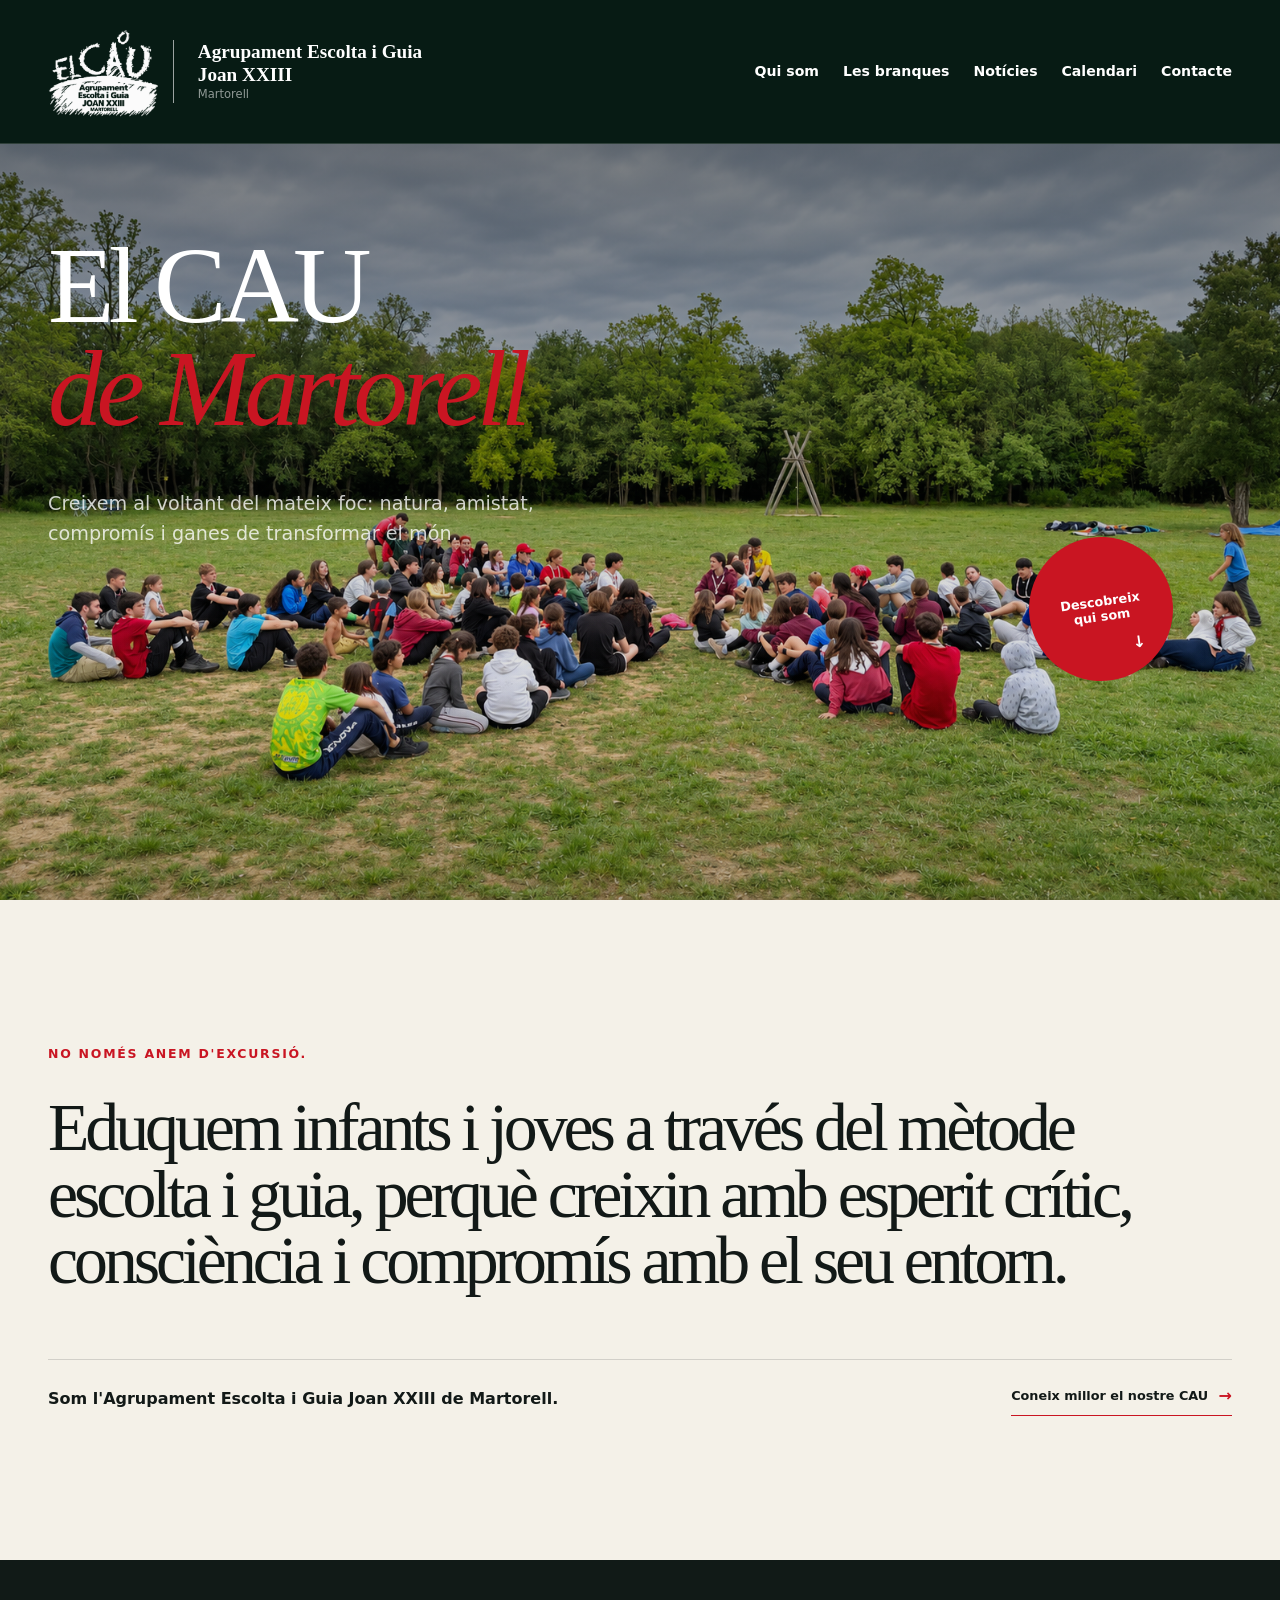
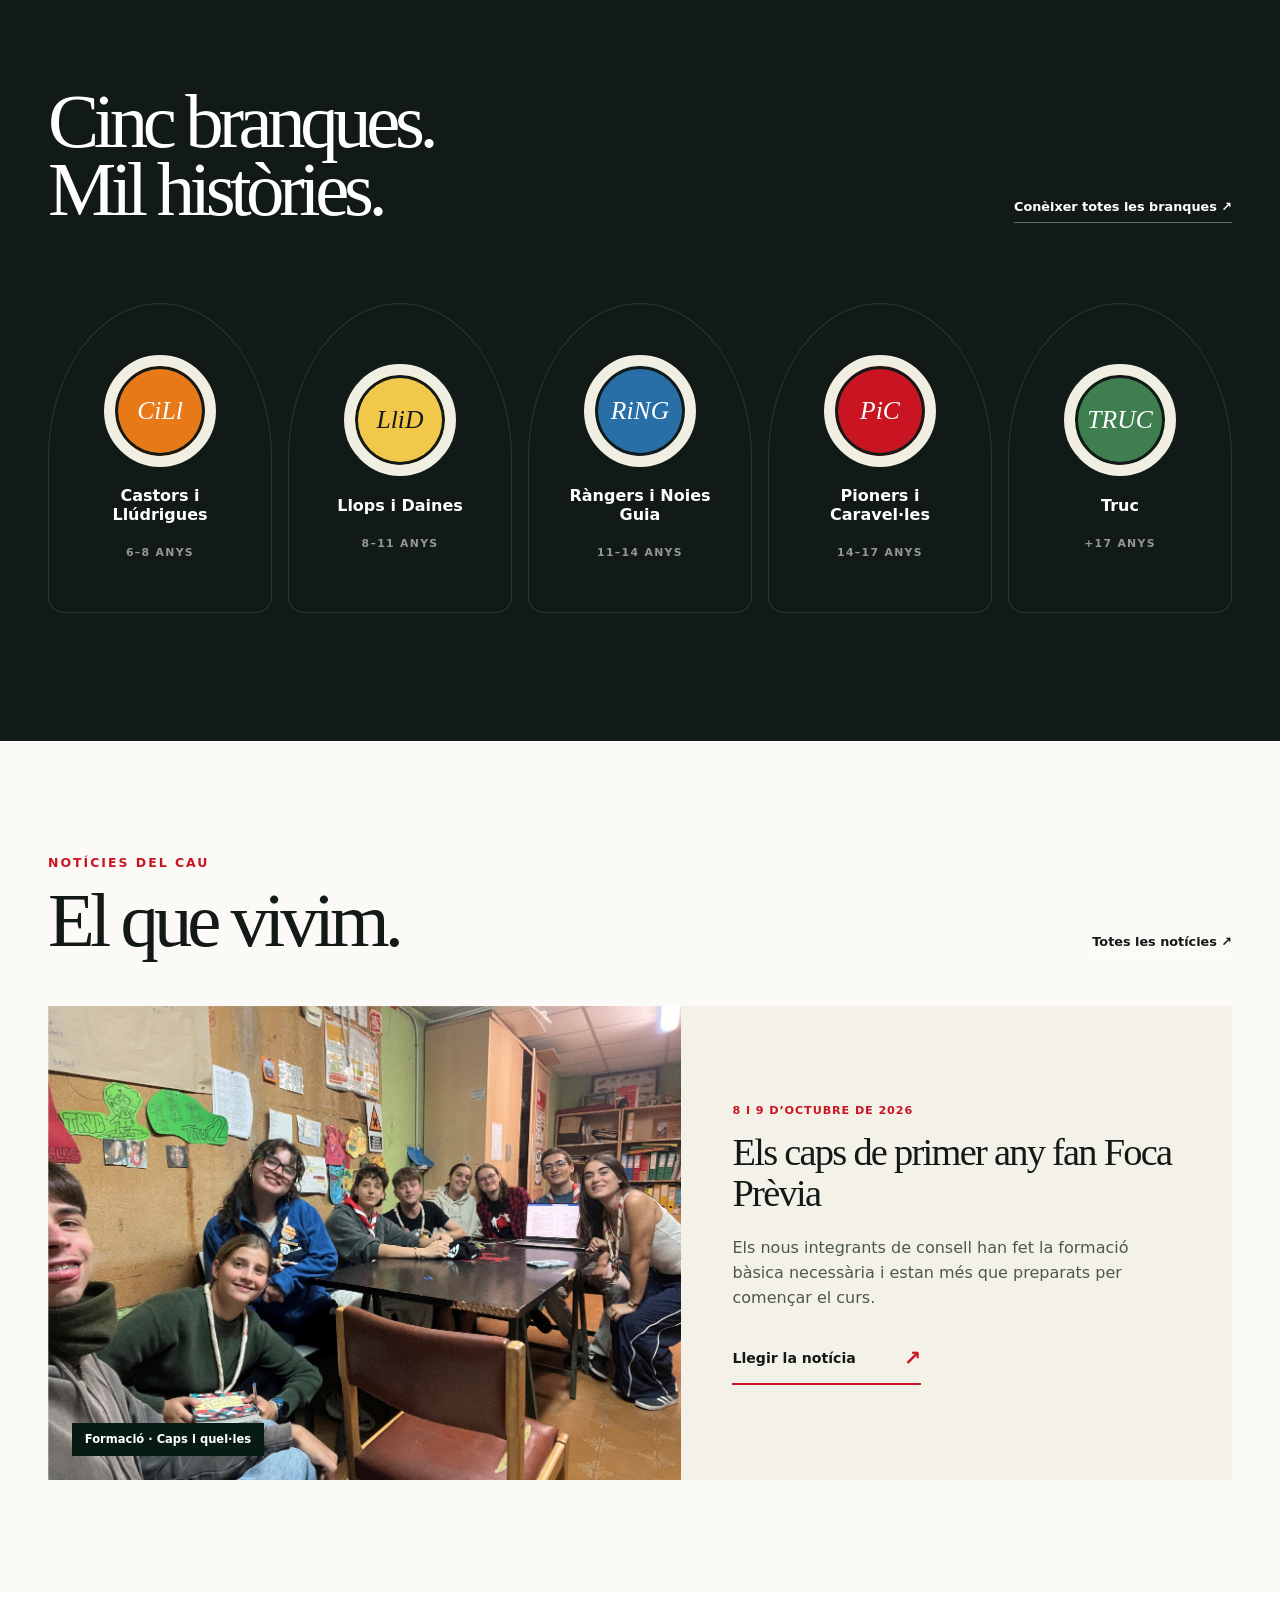
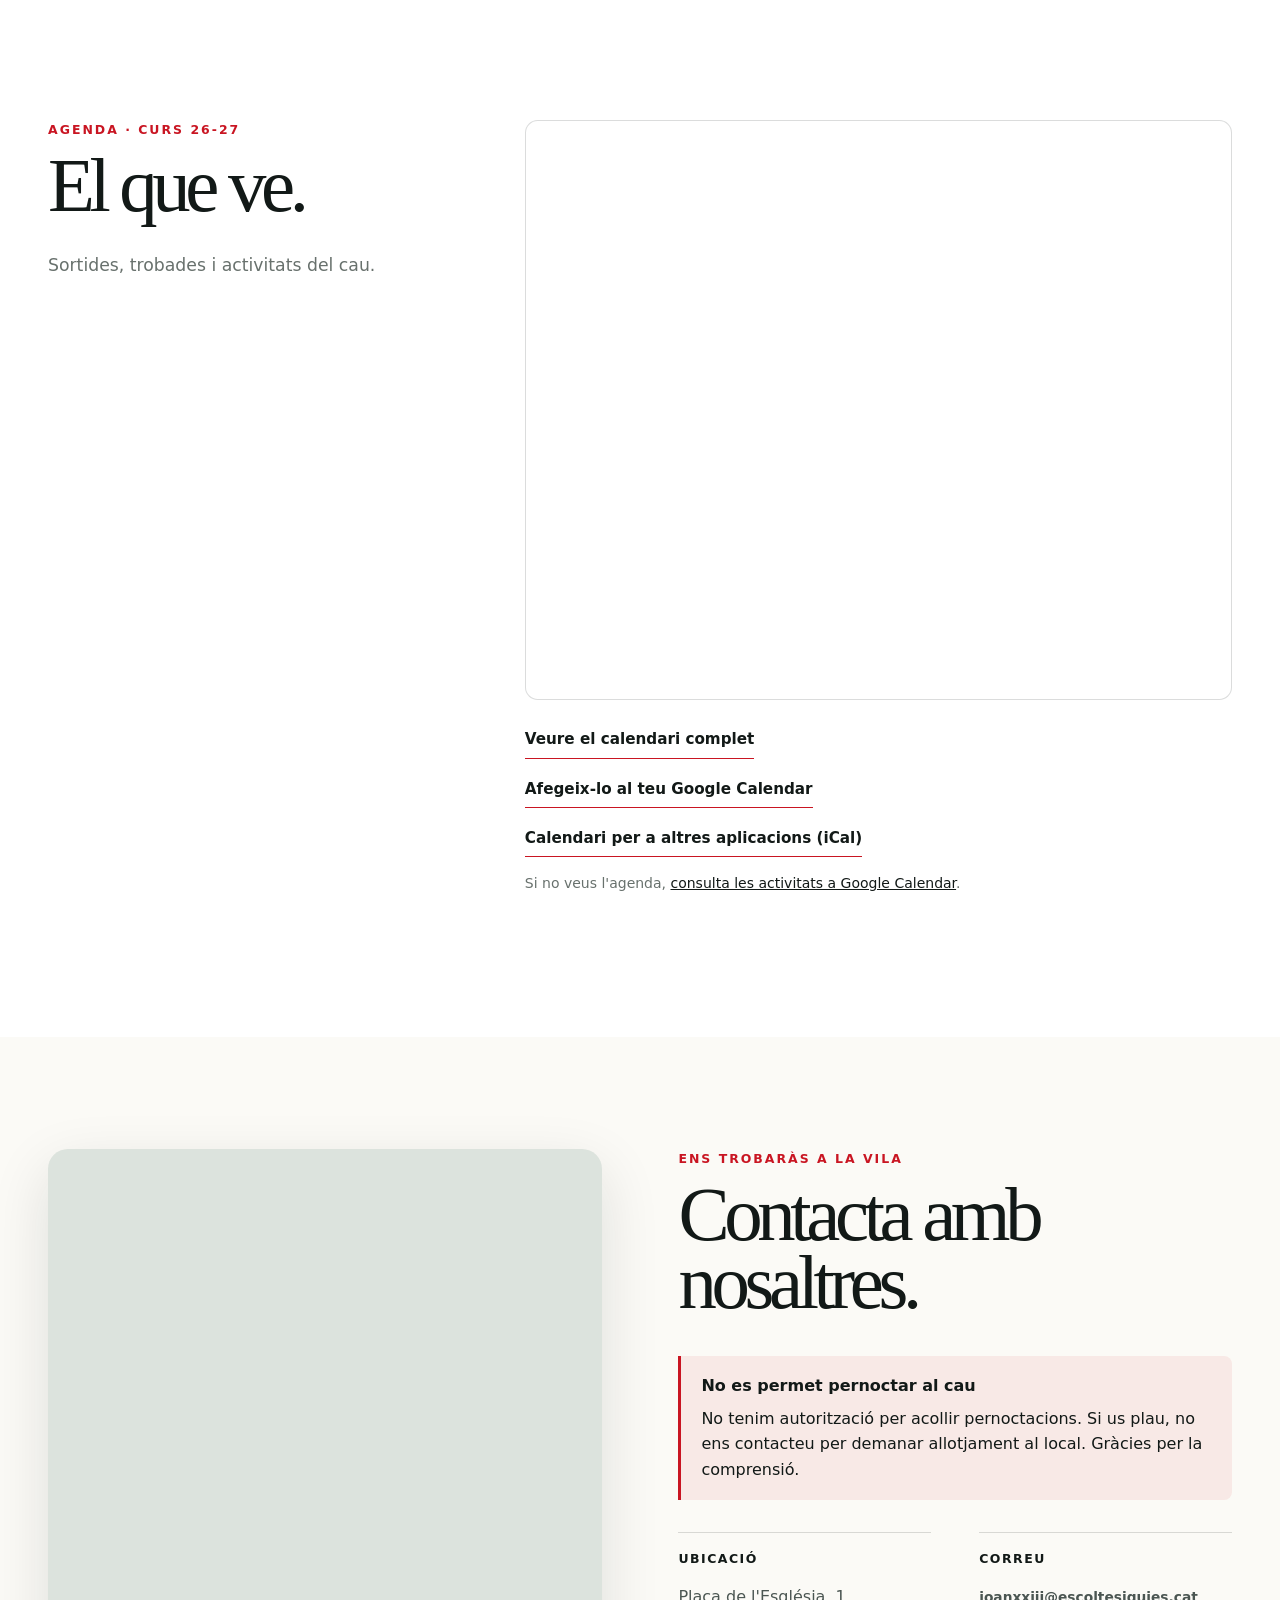
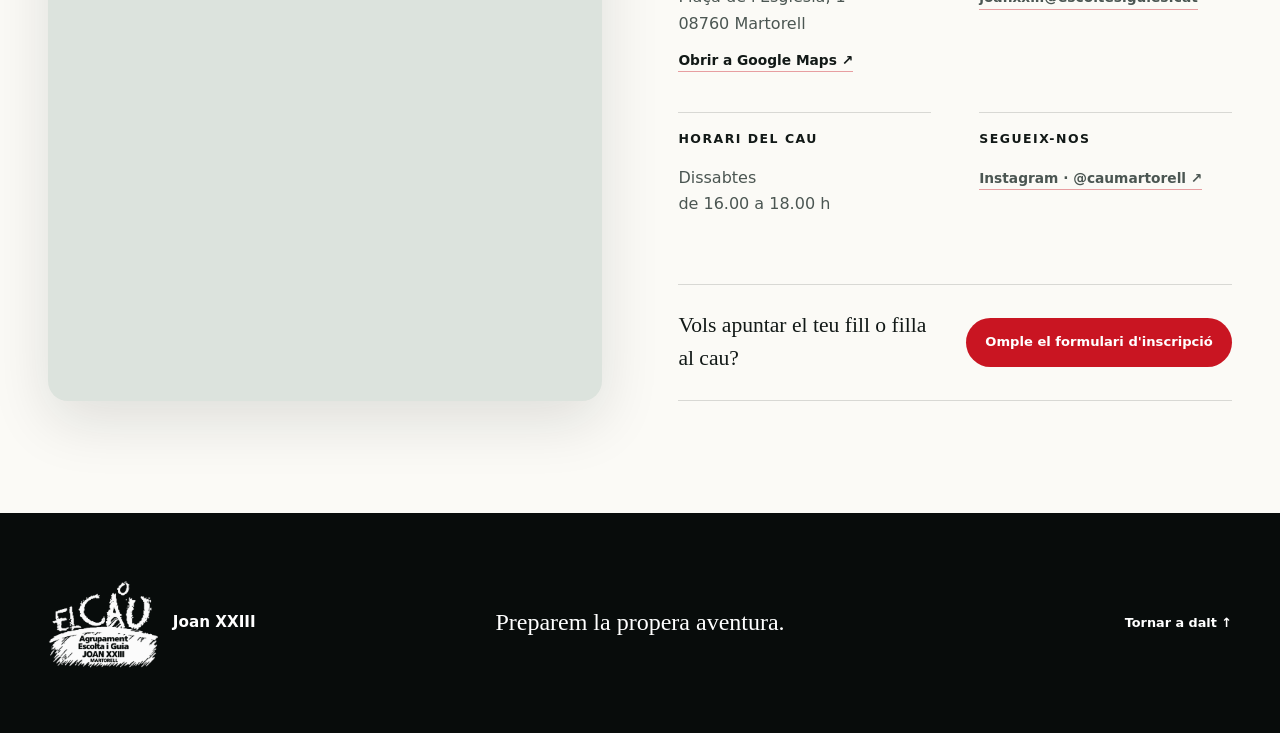
<file: index.html>
<!doctype html>
<html lang="ca">
<head>
  <meta charset="utf-8">
  <meta name="viewport" content="width=device-width, initial-scale=1">
  <meta name="description" content="Web de l'Agrupament Escolta i Guia Joan XXIII de Martorell: qui som, branques, activitats i notícies.">
  <title>AEiG Joan XXIII · Martorell</title>
  <link rel="icon" type="image/svg+xml" href="data:image/svg+xml,%3Csvg xmlns='http://www.w3.org/2000/svg' viewBox='0 0 64 64'%3E%3Ccircle cx='32' cy='32' r='30' fill='%23c91522'/%3E%3Cpath d='M10 32h44' stroke='white' stroke-width='10'/%3E%3Ctext x='32' y='40' text-anchor='middle' font-family='Arial' font-size='20' font-weight='700' fill='%23121917'%3EJ23%3C/text%3E%3C/svg%3E">
  <link rel="stylesheet" href="styles.css">
</head>
<body class="site-page concept-three site-live">
  <header class="c3-header">
    <a class="site-brand c3-brand" href="#inici" aria-label="Inici de l'Agrupament Escolta i Guia Joan XXIII"><img class="official-logo" src="assets/logo-negatiu.png" alt="Logotip del CAU de Martorell" width="1254" height="1254"><span><strong>Agrupament Escolta i Guia Joan XXIII</strong><small>Martorell</small></span></a>
    <nav class="main-nav" aria-label="Navegació principal"><a href="qui-som.html">Qui som</a><a href="branques.html">Les branques</a><a href="noticies.html">Notícies</a><a href="#agenda">Calendari</a><a href="#contacte">Contacte</a></nav>
  </header>

  <main id="inici">
    <section class="c3-hero">
      <div class="c3-bg"></div>
      <div class="c3-grain"></div>
      <div class="c3-hero-main">
        <h1>El CAU<br><em>de Martorell</em></h1>
        <p>Creixem al voltant del mateix foc: natura, amistat, compromís i ganes de transformar el món.</p>
        <a class="c3-round-link" href="#manifest"><span>Descobreix<br>qui som</span><b>↓</b></a>
      </div>
      <aside class="c3-side-note"><strong>5</strong><span>branques<br>un sol cau</span></aside>
    </section>

    <section class="c3-manifest" id="manifest">
      <p class="manifest-kicker">No només anem d'excursió.</p>
      <h2>Eduquem infants i joves a través del mètode escolta i guia, perquè creixin amb esperit crític, consciència i compromís amb el seu entorn.</h2>
      <div class="manifest-bottom"><p>Som l'Agrupament Escolta i Guia Joan XXIII de Martorell.</p><a class="about-link" href="qui-som.html">Coneix millor el nostre CAU <span>→</span></a></div>
    </section>

    <section class="c3-branches" id="branques">
      <header><div><h2>Cinc branques.<br>Mil històries.</h2></div><a class="section-link" href="branques.html">Conèixer totes les branques ↗</a></header>
      <div class="patch-grid">
        <a href="branques.html#castors"><span class="patch patch-1">CiLl</span><strong>Castors i Llúdrigues</strong><small>6–8 anys</small></a>
        <a href="branques.html#llops"><span class="patch patch-2">LliD</span><strong>Llops i Daines</strong><small>8–11 anys</small></a>
        <a href="branques.html#rangers"><span class="patch patch-3">RiNG</span><strong>Ràngers i Noies Guia</strong><small>11–14 anys</small></a>
        <a href="branques.html#pioners"><span class="patch patch-4">PiC</span><strong>Pioners i Caravel·les</strong><small>14–17 anys</small></a>
        <a href="branques.html#truc"><span class="patch patch-5">TRUC</span><strong>Truc</strong><small>+17 anys</small></a>
      </div>
    </section>

    <section class="news-home" id="noticies"><header class="news-section-heading"><div><p class="eyebrow red">Notícies del cau</p><h2>El que vivim.</h2></div><a class="section-link" href="noticies.html">Totes les notícies ↗</a></header><article class="news-feature-card"><a class="news-feature-photo" href="foca-previa-2026.html" aria-label="Llegir la notícia de la Foca Prèvia 2026"><img class="foca-photo" src="assets/foca-previa-2026.jpeg" alt="Caps i quel·les durant la formació Foca Prèvia 2026 al local de l’agrupament" width="1297" height="971"><span class="photo-label">Formació · Caps i quel·les</span></a><div class="news-feature-copy"><p class="eyebrow red">8 i 9 d’octubre de 2026</p><h2><a href="foca-previa-2026.html">Els caps de primer any fan Foca Prèvia</a></h2><p>Els nous integrants de consell han fet la formació bàsica necessària i estan més que preparats per començar el curs.</p><a class="news-read" href="foca-previa-2026.html">Llegir la notícia <span aria-hidden="true">↗</span></a></div></article></section>

    <section class="c3-agenda" id="agenda">
      <div class="c3-agenda-title"><p class="eyebrow red">Agenda · Curs 26-27</p><h2>El que ve.</h2>
        <p class="agenda-intro">Sortides, trobades i activitats del cau.</p>
      </div>
      <div class="agenda-calendar">
        <iframe title="Properes activitats de l'Agrupament Joan XXIII · Curs 26-27" src="https://calendar.google.com/calendar/embed?src=c_9fc4139a3a4dcc27147b0a3275e11aa84dea5f77c7e6c0b2b6252c735607cdbe%40group.calendar.google.com&amp;ctz=Europe%2FMadrid&amp;hl=ca&amp;mode=AGENDA&amp;showTitle=0&amp;showPrint=0&amp;showTabs=0&amp;showCalendars=0&amp;showTz=0&amp;bgcolor=%23ffffff&amp;color=%23c91522" loading="lazy" referrerpolicy="no-referrer-when-downgrade"></iframe>
        <div class="agenda-links">
          <a href="https://calendar.google.com/calendar/embed?src=c_9fc4139a3a4dcc27147b0a3275e11aa84dea5f77c7e6c0b2b6252c735607cdbe%40group.calendar.google.com&amp;ctz=Europe%2FMadrid" target="_blank" rel="noopener noreferrer">Veure el calendari complet</a>
          <a href="https://calendar.google.com/calendar/u/0/r?cid=c_9fc4139a3a4dcc27147b0a3275e11aa84dea5f77c7e6c0b2b6252c735607cdbe%40group.calendar.google.com" target="_blank" rel="noopener noreferrer">Afegeix-lo al teu Google Calendar</a>
          <a href="https://calendar.google.com/calendar/ical/c_9fc4139a3a4dcc27147b0a3275e11aa84dea5f77c7e6c0b2b6252c735607cdbe%40group.calendar.google.com/public/basic.ics">Calendari per a altres aplicacions (iCal)</a>
        </div>
        <p class="agenda-fallback">Si no veus l'agenda, <a href="https://calendar.google.com/calendar/embed?src=c_9fc4139a3a4dcc27147b0a3275e11aa84dea5f77c7e6c0b2b6252c735607cdbe%40group.calendar.google.com&amp;ctz=Europe%2FMadrid&amp;mode=AGENDA" target="_blank" rel="noopener noreferrer">consulta les activitats a Google Calendar</a>.</p>
      </div>
    </section>

    <section class="contact-section" id="contacte">
      <div class="contact-map">
        <iframe title="Ubicació de l'Agrupament Escolta i Guia Joan XXIII" src="https://www.google.com/maps?q=Pla%C3%A7a%20de%20l%27Esgl%C3%A9sia%2C%201%2C%2008760%20Martorell&output=embed" loading="lazy" referrerpolicy="no-referrer-when-downgrade"></iframe>
      </div>
      <div class="contact-content">
        <p class="eyebrow red">Ens trobaràs a la Vila</p>
        <h2>Contacta amb nosaltres.</h2>
        <aside class="contact-notice" aria-label="Avís sobre pernoctacions"><strong>No es permet pernoctar al cau</strong><p>No tenim autorització per acollir pernoctacions. Si us plau, no ens contacteu per demanar allotjament al local. Gràcies per la comprensió.</p></aside>
        <div class="contact-grid">
          <article><h3>Ubicació</h3><p>Plaça de l'Església, 1<br>08760 Martorell</p><a href="https://www.google.com/maps/search/?api=1&query=Pla%C3%A7a%20de%20l%27Esgl%C3%A9sia%2C%201%2C%2008760%20Martorell" target="_blank" rel="noopener noreferrer">Obrir a Google Maps ↗</a></article>
          <article><h3>Correu</h3><p><a href="mailto:joanxxiii@escoltesiguies.cat">joanxxiii@escoltesiguies.cat</a></p></article>
          <article><h3>Horari del cau</h3><p>Dissabtes<br>de 16.00 a 18.00 h</p></article>
          <article><h3>Segueix-nos</h3><p><a href="https://www.instagram.com/caumartorell/" target="_blank" rel="noopener noreferrer">Instagram · @caumartorell ↗</a></p></article>
        </div>
        <div class="contact-join"><p>Vols apuntar el teu fill o filla al cau?</p><a href="https://docs.google.com/forms/d/e/1FAIpQLSfRoz2eUfp0ERnUO7AnwRyVBaU0tLiqs7Y_wintnhbHzWUukw/viewform?usp=sharing&amp;ouid=100227936018399981536" target="_blank" rel="noopener noreferrer">Omple el formulari d'inscripció</a></div>
      </div>
    </section>
  </main>

  <footer class="c3-footer"><div class="site-brand c3-brand"><img class="official-logo" src="assets/logo-negatiu.png" alt="Logotip del CAU de Martorell" width="1254" height="1254"><span><strong>Joan XXIII</strong></span></div><p>Preparem la propera aventura.</p><a href="#inici">Tornar a dalt ↑</a></footer>
</body>
</html>
</file>
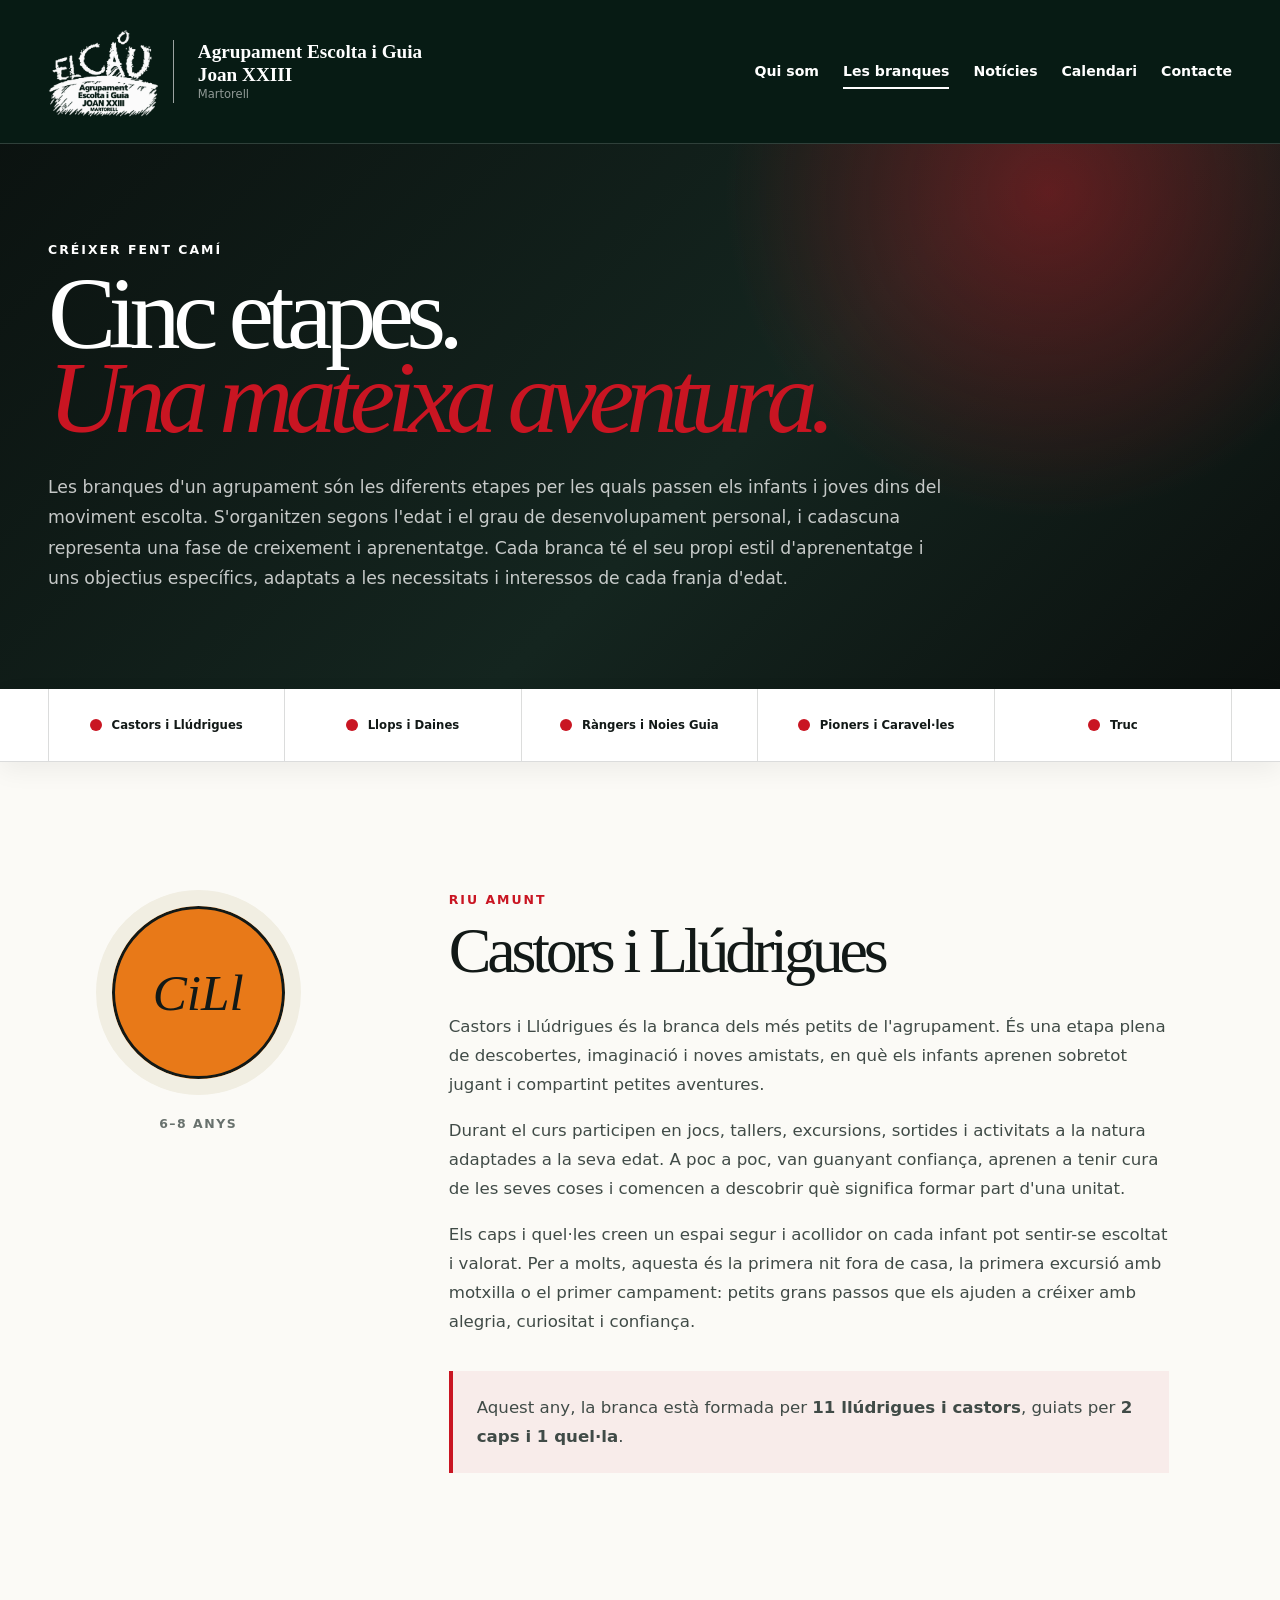
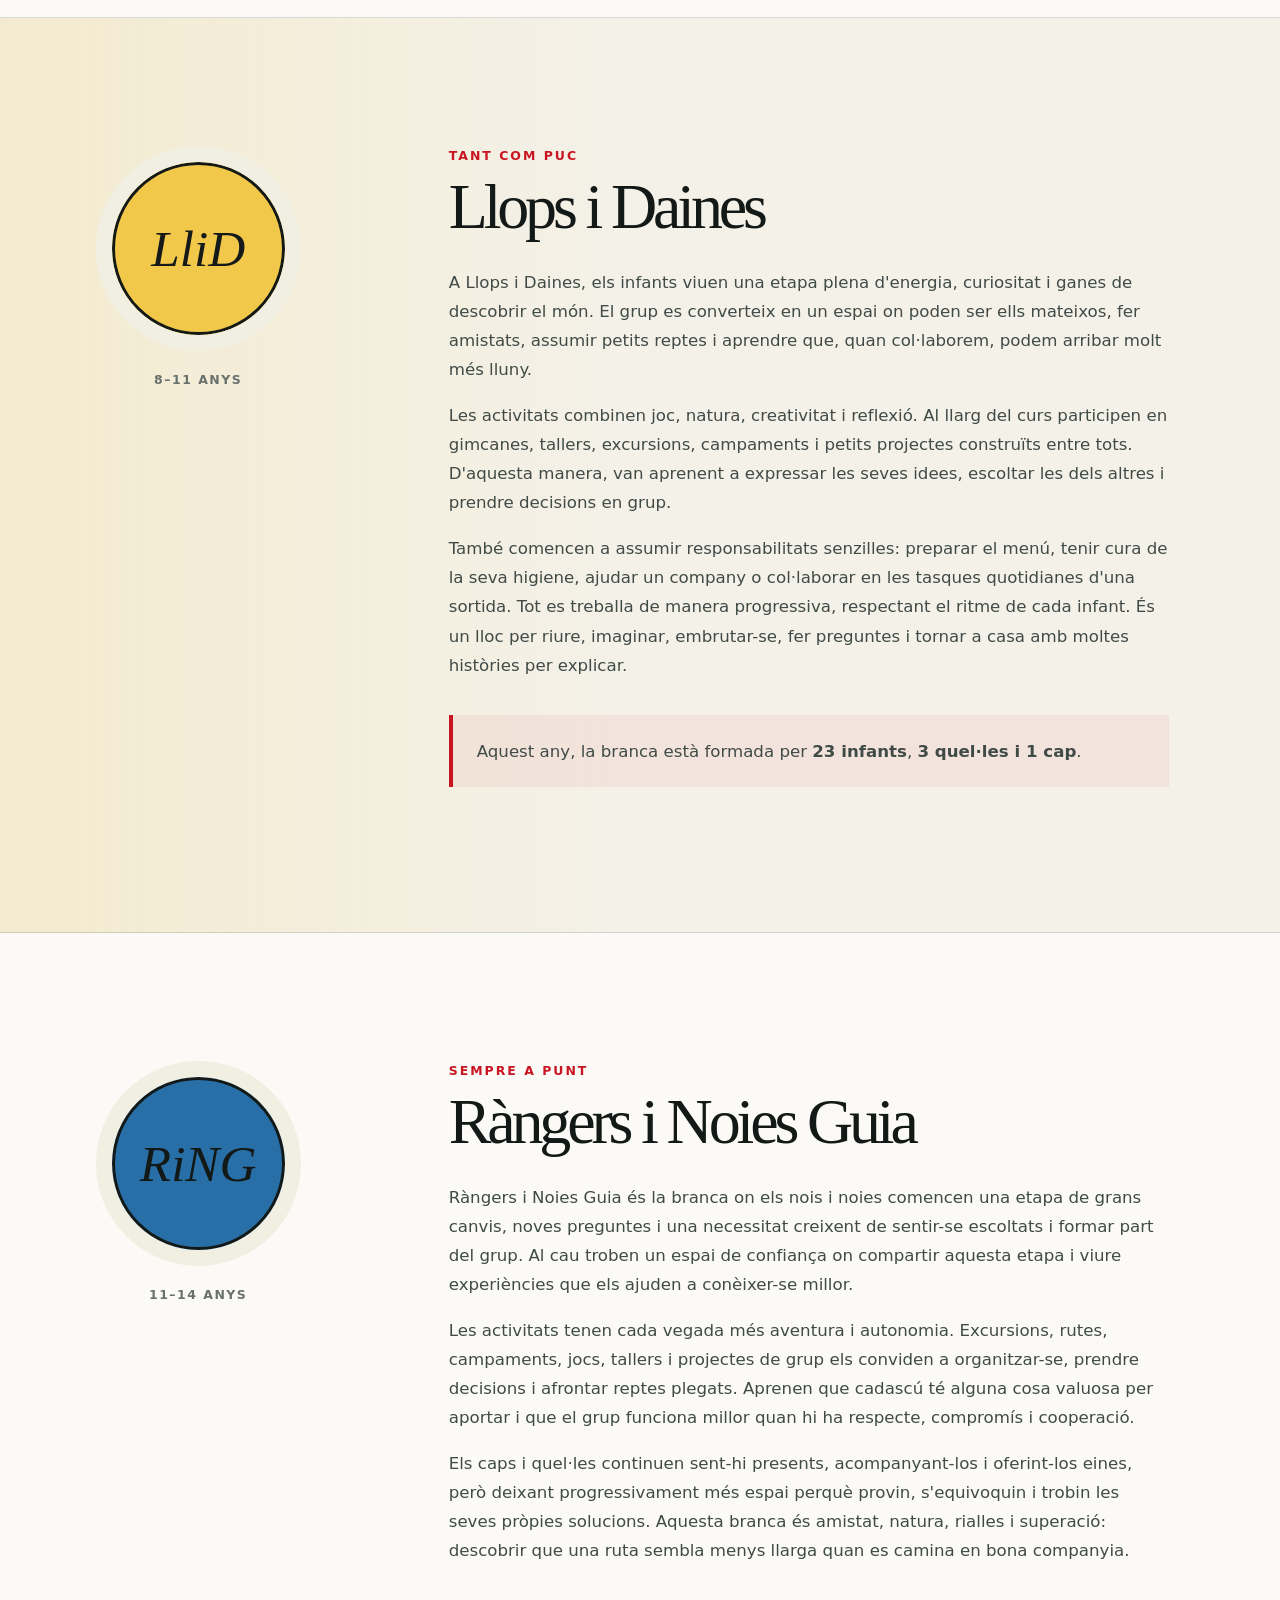
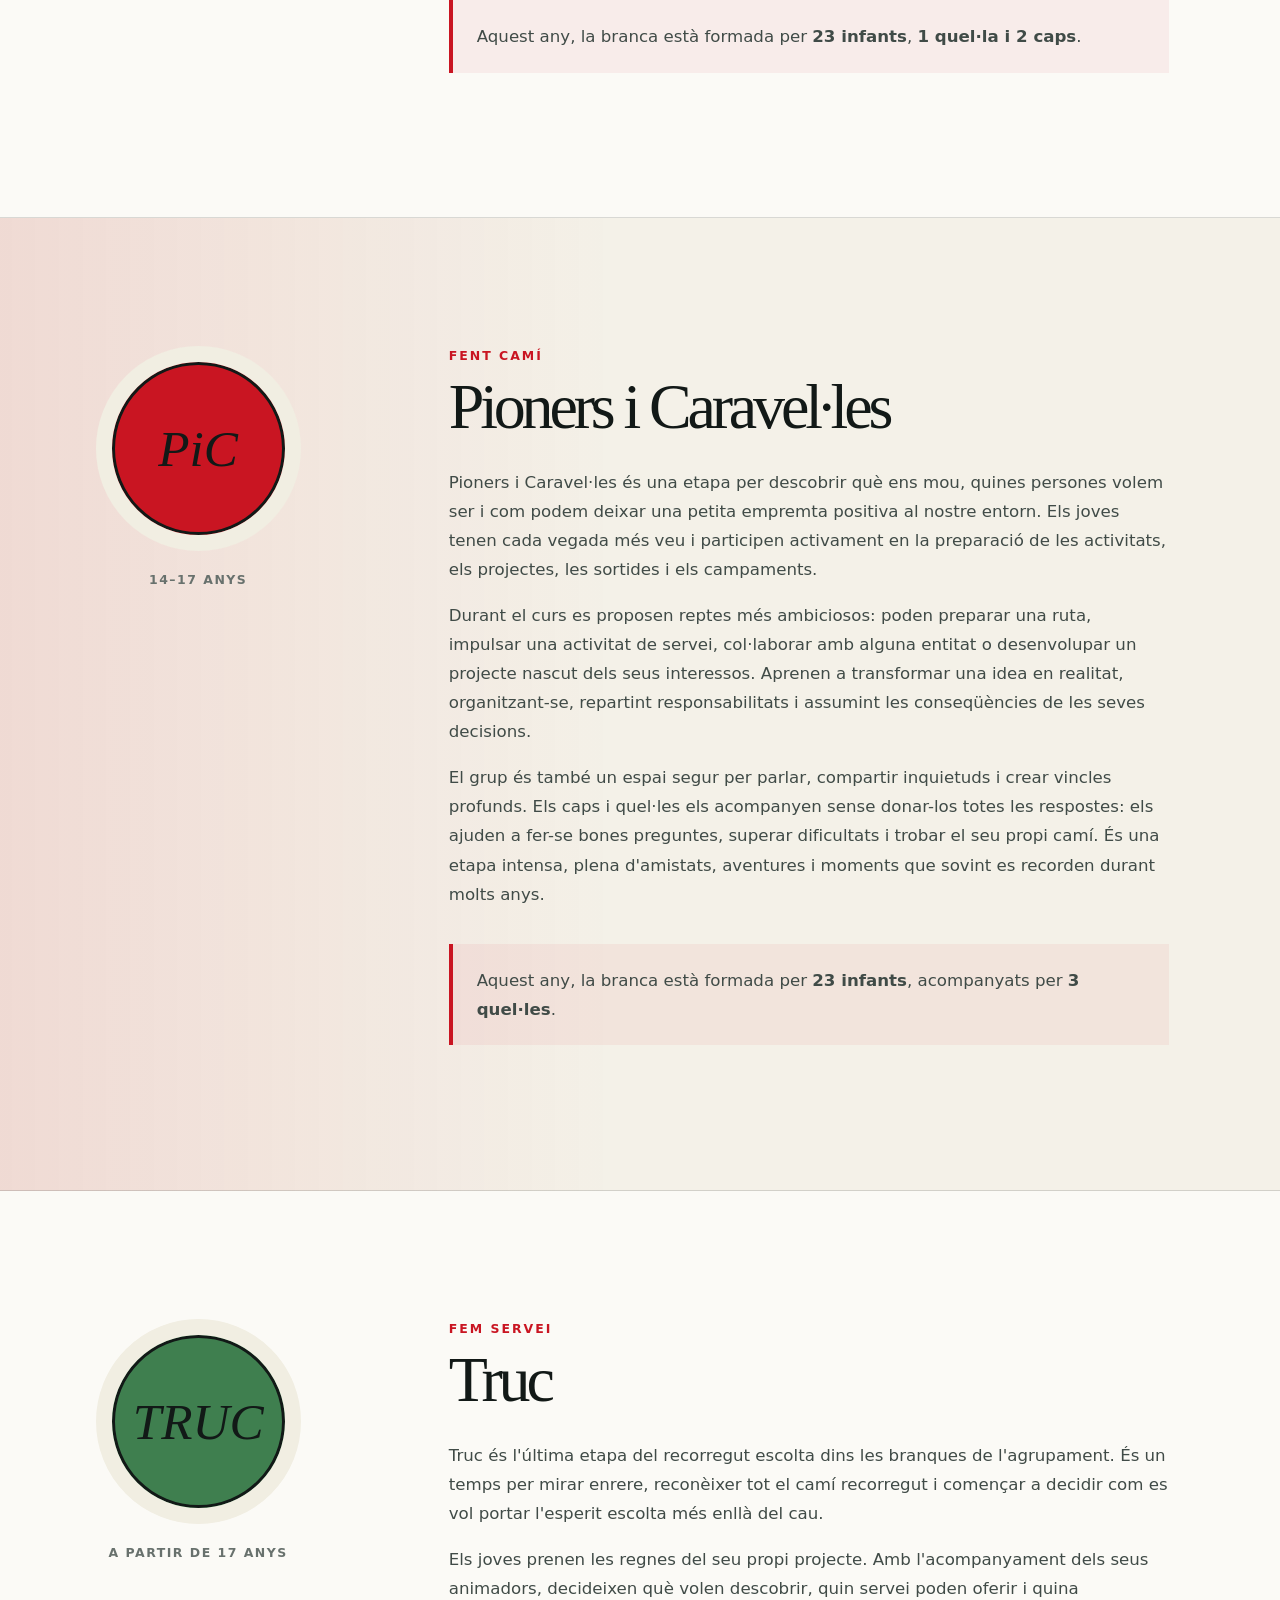
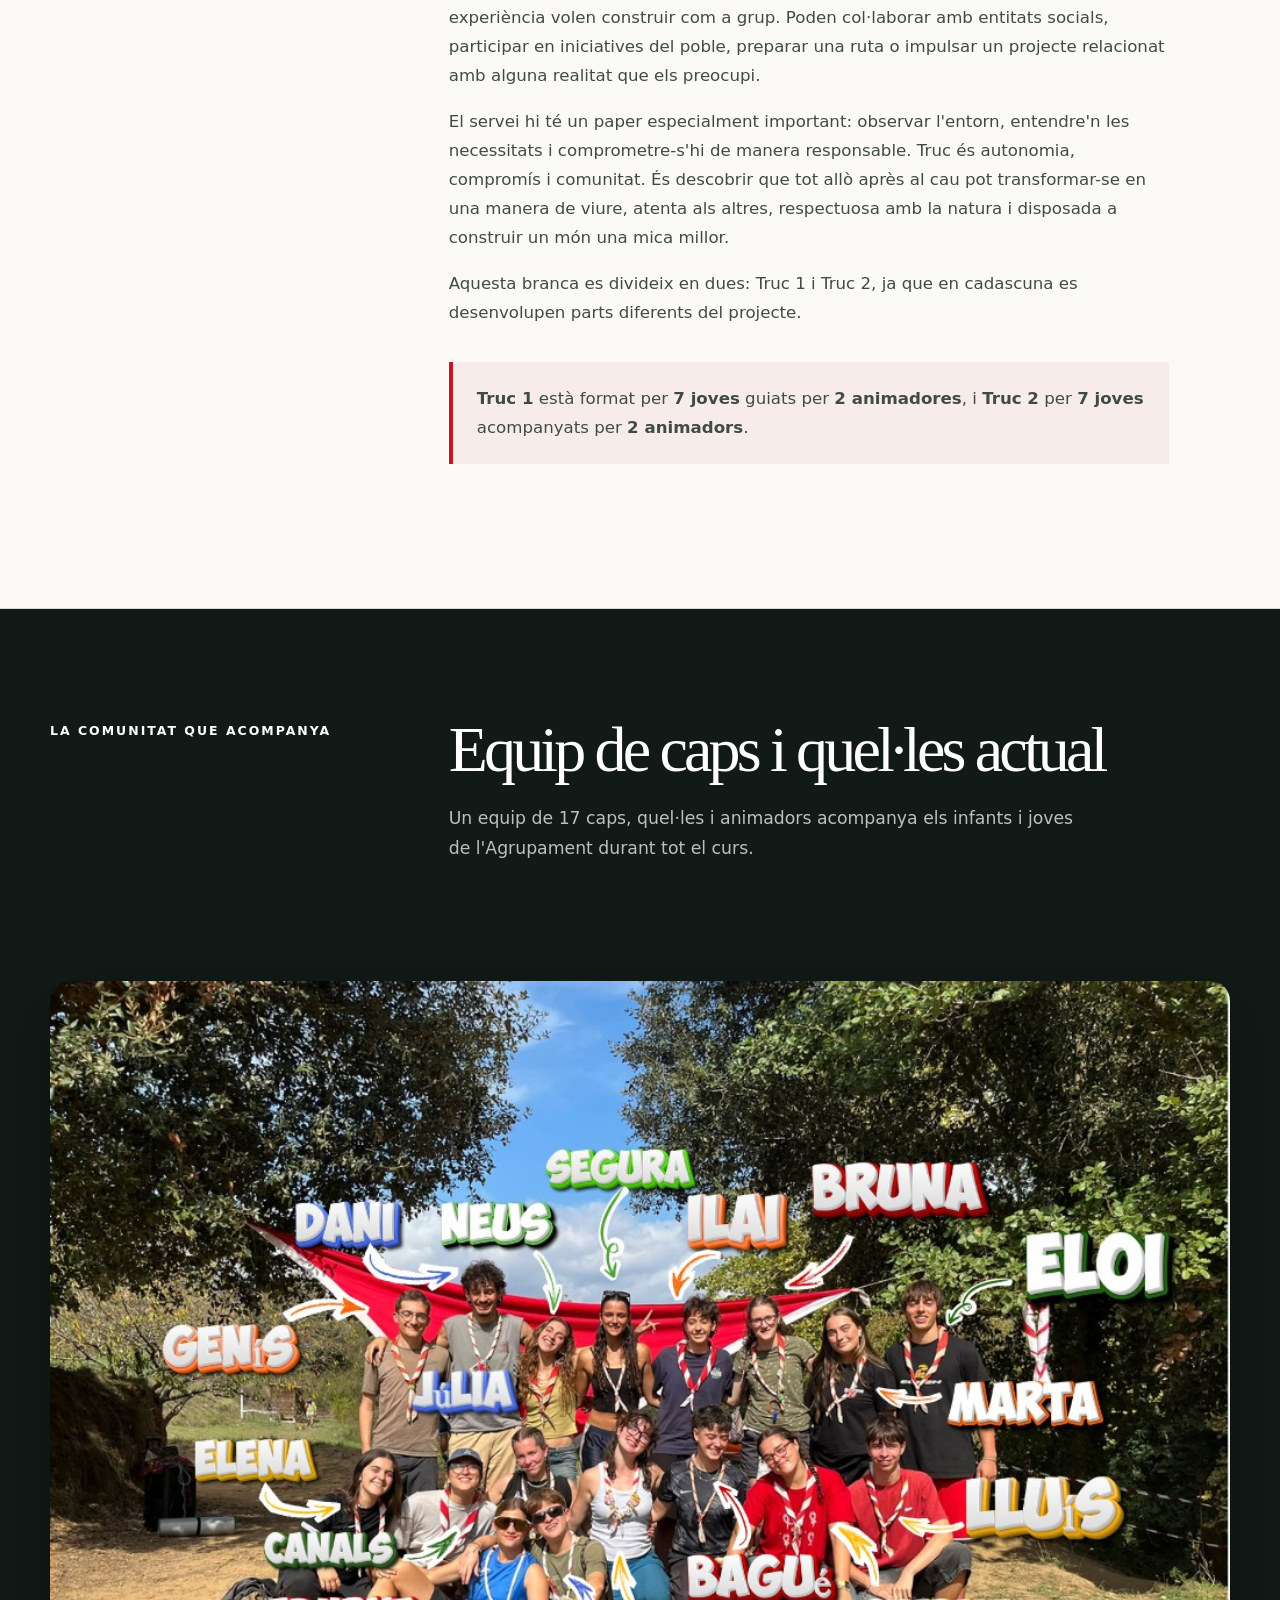
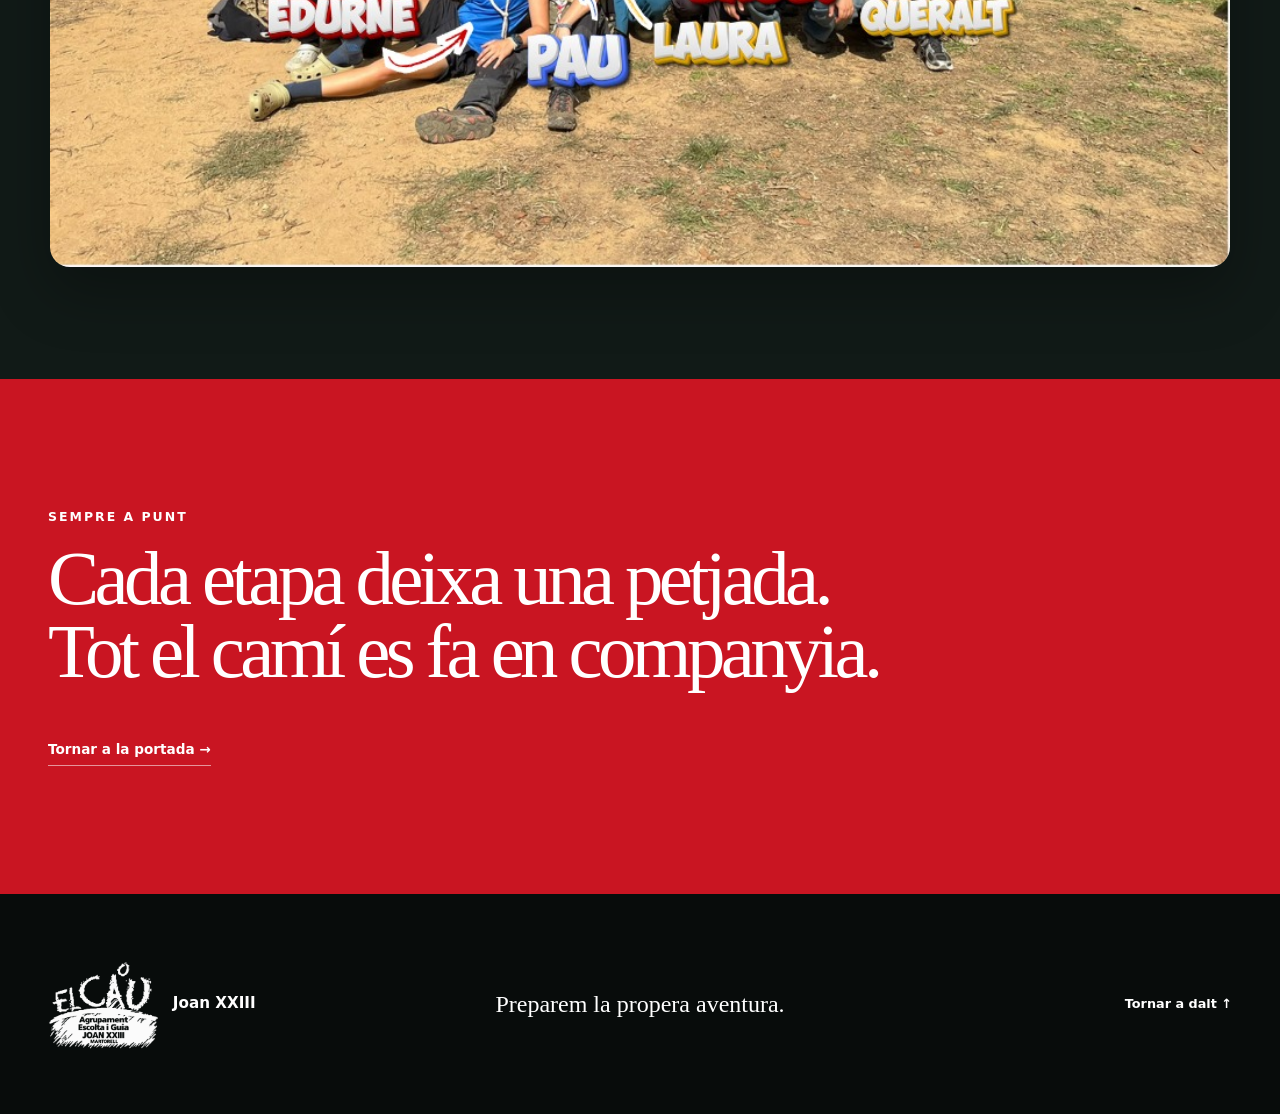
<file: branques.html>
<!doctype html>
<html lang="ca">
<head>
  <meta charset="utf-8">
  <meta name="viewport" content="width=device-width, initial-scale=1">
  <meta name="description" content="Coneix les cinc branques de l'AEiG Joan XXIII de Martorell i com creixen els infants i joves a cada etapa.">
  <title>Les branques · AEiG Joan XXIII</title>
  <link rel="icon" type="image/svg+xml" href="data:image/svg+xml,%3Csvg xmlns='http://www.w3.org/2000/svg' viewBox='0 0 64 64'%3E%3Ccircle cx='32' cy='32' r='30' fill='%23c91522'/%3E%3Cpath d='M10 32h44' stroke='white' stroke-width='10'/%3E%3Ctext x='32' y='40' text-anchor='middle' font-family='Arial' font-size='20' font-weight='700' fill='%23121917'%3EJ23%3C/text%3E%3C/svg%3E">
  <link rel="stylesheet" href="styles.css">
</head>
<body class="concept-three branches-page">
  <header class="c3-header branches-header">
    <a class="site-brand c3-brand" href="index.html" aria-label="Inici de l'Agrupament Escolta i Guia Joan XXIII"><img class="official-logo" src="assets/logo-negatiu.png" alt="Logotip del CAU de Martorell" width="1254" height="1254"><span><strong>Agrupament Escolta i Guia Joan XXIII</strong><small>Martorell</small></span></a>
    <nav class="main-nav" aria-label="Navegació principal"><a href="qui-som.html">Qui som</a><a href="branques.html" aria-current="page">Les branques</a><a href="noticies.html">Notícies</a><a href="index.html#agenda">Calendari</a><a href="index.html#contacte">Contacte</a></nav>
  </header>

  <main>
    <section class="branches-hero">
      <p class="eyebrow">Créixer fent camí</p>
      <h1>Cinc etapes.<br><em>Una mateixa aventura.</em></h1>
      <p>Les branques d'un agrupament són les diferents etapes per les quals passen els infants i joves dins del moviment escolta. S'organitzen segons l'edat i el grau de desenvolupament personal, i cadascuna representa una fase de creixement i aprenentatge. Cada branca té el seu propi estil d'aprenentatge i uns objectius específics, adaptats a les necessitats i interessos de cada franja d'edat.</p>
    </section>

    <nav class="branch-jump" aria-label="Ves a una branca">
      <a href="#castors"><span class="jump-dot patch-1"></span>Castors i Llúdrigues</a>
      <a href="#llops"><span class="jump-dot patch-2"></span>Llops i Daines</a>
      <a href="#rangers"><span class="jump-dot patch-3"></span>Ràngers i Noies Guia</a>
      <a href="#pioners"><span class="jump-dot patch-4"></span>Pioners i Caravel·les</a>
      <a href="#truc"><span class="jump-dot patch-5"></span>Truc</a>
    </nav>

    <section class="branch-detail branch-detail--castors" id="castors">
      <div class="branch-badge"><span class="patch patch-1">CiLl</span><small>6–8 anys</small></div>
      <div class="branch-copy"><p class="eyebrow red">Riu amunt</p><h2>Castors i Llúdrigues</h2><p>Castors i Llúdrigues és la branca dels més petits de l'agrupament. És una etapa plena de descobertes, imaginació i noves amistats, en què els infants aprenen sobretot jugant i compartint petites aventures.</p><p>Durant el curs participen en jocs, tallers, excursions, sortides i activitats a la natura adaptades a la seva edat. A poc a poc, van guanyant confiança, aprenen a tenir cura de les seves coses i comencen a descobrir què significa formar part d'una unitat.</p><p>Els caps i quel·les creen un espai segur i acollidor on cada infant pot sentir-se escoltat i valorat. Per a molts, aquesta és la primera nit fora de casa, la primera excursió amb motxilla o el primer campament: petits grans passos que els ajuden a créixer amb alegria, curiositat i confiança.</p><p class="branch-team">Aquest any, la branca està formada per <strong>11 llúdrigues i castors</strong>, guiats per <strong>2 caps i 1 quel·la</strong>.</p></div>
    </section>

    <section class="branch-detail branch-detail--llops" id="llops">
      <div class="branch-badge"><span class="patch patch-2">LliD</span><small>8–11 anys</small></div>
      <div class="branch-copy"><p class="eyebrow red">Tant com puc</p><h2>Llops i Daines</h2><p>A Llops i Daines, els infants viuen una etapa plena d'energia, curiositat i ganes de descobrir el món. El grup es converteix en un espai on poden ser ells mateixos, fer amistats, assumir petits reptes i aprendre que, quan col·laborem, podem arribar molt més lluny.</p><p>Les activitats combinen joc, natura, creativitat i reflexió. Al llarg del curs participen en gimcanes, tallers, excursions, campaments i petits projectes construïts entre tots. D'aquesta manera, van aprenent a expressar les seves idees, escoltar les dels altres i prendre decisions en grup.</p><p>També comencen a assumir responsabilitats senzilles: preparar el menú, tenir cura de la seva higiene, ajudar un company o col·laborar en les tasques quotidianes d'una sortida. Tot es treballa de manera progressiva, respectant el ritme de cada infant. És un lloc per riure, imaginar, embrutar-se, fer preguntes i tornar a casa amb moltes històries per explicar.</p><p class="branch-team">Aquest any, la branca està formada per <strong>23 infants</strong>, <strong>3 quel·les i 1 cap</strong>.</p></div>
    </section>

    <section class="branch-detail branch-detail--rangers" id="rangers">
      <div class="branch-badge"><span class="patch patch-3">RiNG</span><small>11–14 anys</small></div>
      <div class="branch-copy"><p class="eyebrow red">Sempre a punt</p><h2>Ràngers i Noies Guia</h2><p>Ràngers i Noies Guia és la branca on els nois i noies comencen una etapa de grans canvis, noves preguntes i una necessitat creixent de sentir-se escoltats i formar part del grup. Al cau troben un espai de confiança on compartir aquesta etapa i viure experiències que els ajuden a conèixer-se millor.</p><p>Les activitats tenen cada vegada més aventura i autonomia. Excursions, rutes, campaments, jocs, tallers i projectes de grup els conviden a organitzar-se, prendre decisions i afrontar reptes plegats. Aprenen que cadascú té alguna cosa valuosa per aportar i que el grup funciona millor quan hi ha respecte, compromís i cooperació.</p><p>Els caps i quel·les continuen sent-hi presents, acompanyant-los i oferint-los eines, però deixant progressivament més espai perquè provin, s'equivoquin i trobin les seves pròpies solucions. Aquesta branca és amistat, natura, rialles i superació: descobrir que una ruta sembla menys llarga quan es camina en bona companyia.</p><p class="branch-team">Aquest any, la branca està formada per <strong>23 infants</strong>, <strong>1 quel·la i 2 caps</strong>.</p></div>
    </section>

    <section class="branch-detail branch-detail--pioners" id="pioners">
      <div class="branch-badge"><span class="patch patch-4">PiC</span><small>14–17 anys</small></div>
      <div class="branch-copy"><p class="eyebrow red">Fent camí</p><h2>Pioners i Caravel·les</h2><p>Pioners i Caravel·les és una etapa per descobrir què ens mou, quines persones volem ser i com podem deixar una petita empremta positiva al nostre entorn. Els joves tenen cada vegada més veu i participen activament en la preparació de les activitats, els projectes, les sortides i els campaments.</p><p>Durant el curs es proposen reptes més ambiciosos: poden preparar una ruta, impulsar una activitat de servei, col·laborar amb alguna entitat o desenvolupar un projecte nascut dels seus interessos. Aprenen a transformar una idea en realitat, organitzant-se, repartint responsabilitats i assumint les conseqüències de les seves decisions.</p><p>El grup és també un espai segur per parlar, compartir inquietuds i crear vincles profunds. Els caps i quel·les els acompanyen sense donar-los totes les respostes: els ajuden a fer-se bones preguntes, superar dificultats i trobar el seu propi camí. És una etapa intensa, plena d'amistats, aventures i moments que sovint es recorden durant molts anys.</p><p class="branch-team">Aquest any, la branca està formada per <strong>23 infants</strong>, acompanyats per <strong>3 quel·les</strong>.</p></div>
    </section>

    <section class="branch-detail branch-detail--truc" id="truc">
      <div class="branch-badge"><span class="patch patch-5">TRUC</span><small>A partir de 17 anys</small></div>
      <div class="branch-copy"><p class="eyebrow red">Fem servei</p><h2>Truc</h2><p>Truc és l'última etapa del recorregut escolta dins les branques de l'agrupament. És un temps per mirar enrere, reconèixer tot el camí recorregut i començar a decidir com es vol portar l'esperit escolta més enllà del cau.</p><p>Els joves prenen les regnes del seu propi projecte. Amb l'acompanyament dels seus animadors, decideixen què volen descobrir, quin servei poden oferir i quina experiència volen construir com a grup. Poden col·laborar amb entitats socials, participar en iniciatives del poble, preparar una ruta o impulsar un projecte relacionat amb alguna realitat que els preocupi.</p><p>El servei hi té un paper especialment important: observar l'entorn, entendre'n les necessitats i comprometre-s'hi de manera responsable. Truc és autonomia, compromís i comunitat. És descobrir que tot allò après al cau pot transformar-se en una manera de viure, atenta als altres, respectuosa amb la natura i disposada a construir un món una mica millor.</p><p>Aquesta branca es divideix en dues: Truc 1 i Truc 2, ja que en cadascuna es desenvolupen parts diferents del projecte.</p><p class="branch-team"><strong>Truc 1</strong> està format per <strong>7 joves</strong> guiats per <strong>2 animadores</strong>, i <strong>Truc 2</strong> per <strong>7 joves</strong> acompanyats per <strong>2 animadors</strong>.</p></div>
    </section>

    <section class="council-section"><p class="eyebrow">La comunitat que acompanya</p><div><h2>Equip de caps i quel·les actual</h2><p>Un equip de 17 caps, quel·les i animadors acompanya els infants i joves de l'Agrupament durant tot el curs.</p></div><figure><img src="assets/equip-caps-quel-les.png" alt="Equip actual de caps, quel·les i animadors de l'Agrupament Joan XXIII"></figure></section>

    <section class="branches-closing"><p class="eyebrow">Sempre a punt</p><h2>Cada etapa deixa una petjada.<br>Tot el camí es fa en companyia.</h2><a href="index.html">Tornar a la portada →</a></section>
  </main>

  <footer class="c3-footer"><div class="site-brand c3-brand"><img class="official-logo" src="assets/logo-negatiu.png" alt="Logotip del CAU de Martorell" width="1254" height="1254"><span><strong>Joan XXIII</strong></span></div><p>Preparem la propera aventura.</p><a href="#">Tornar a dalt ↑</a></footer>
</body>
</html>
</file>
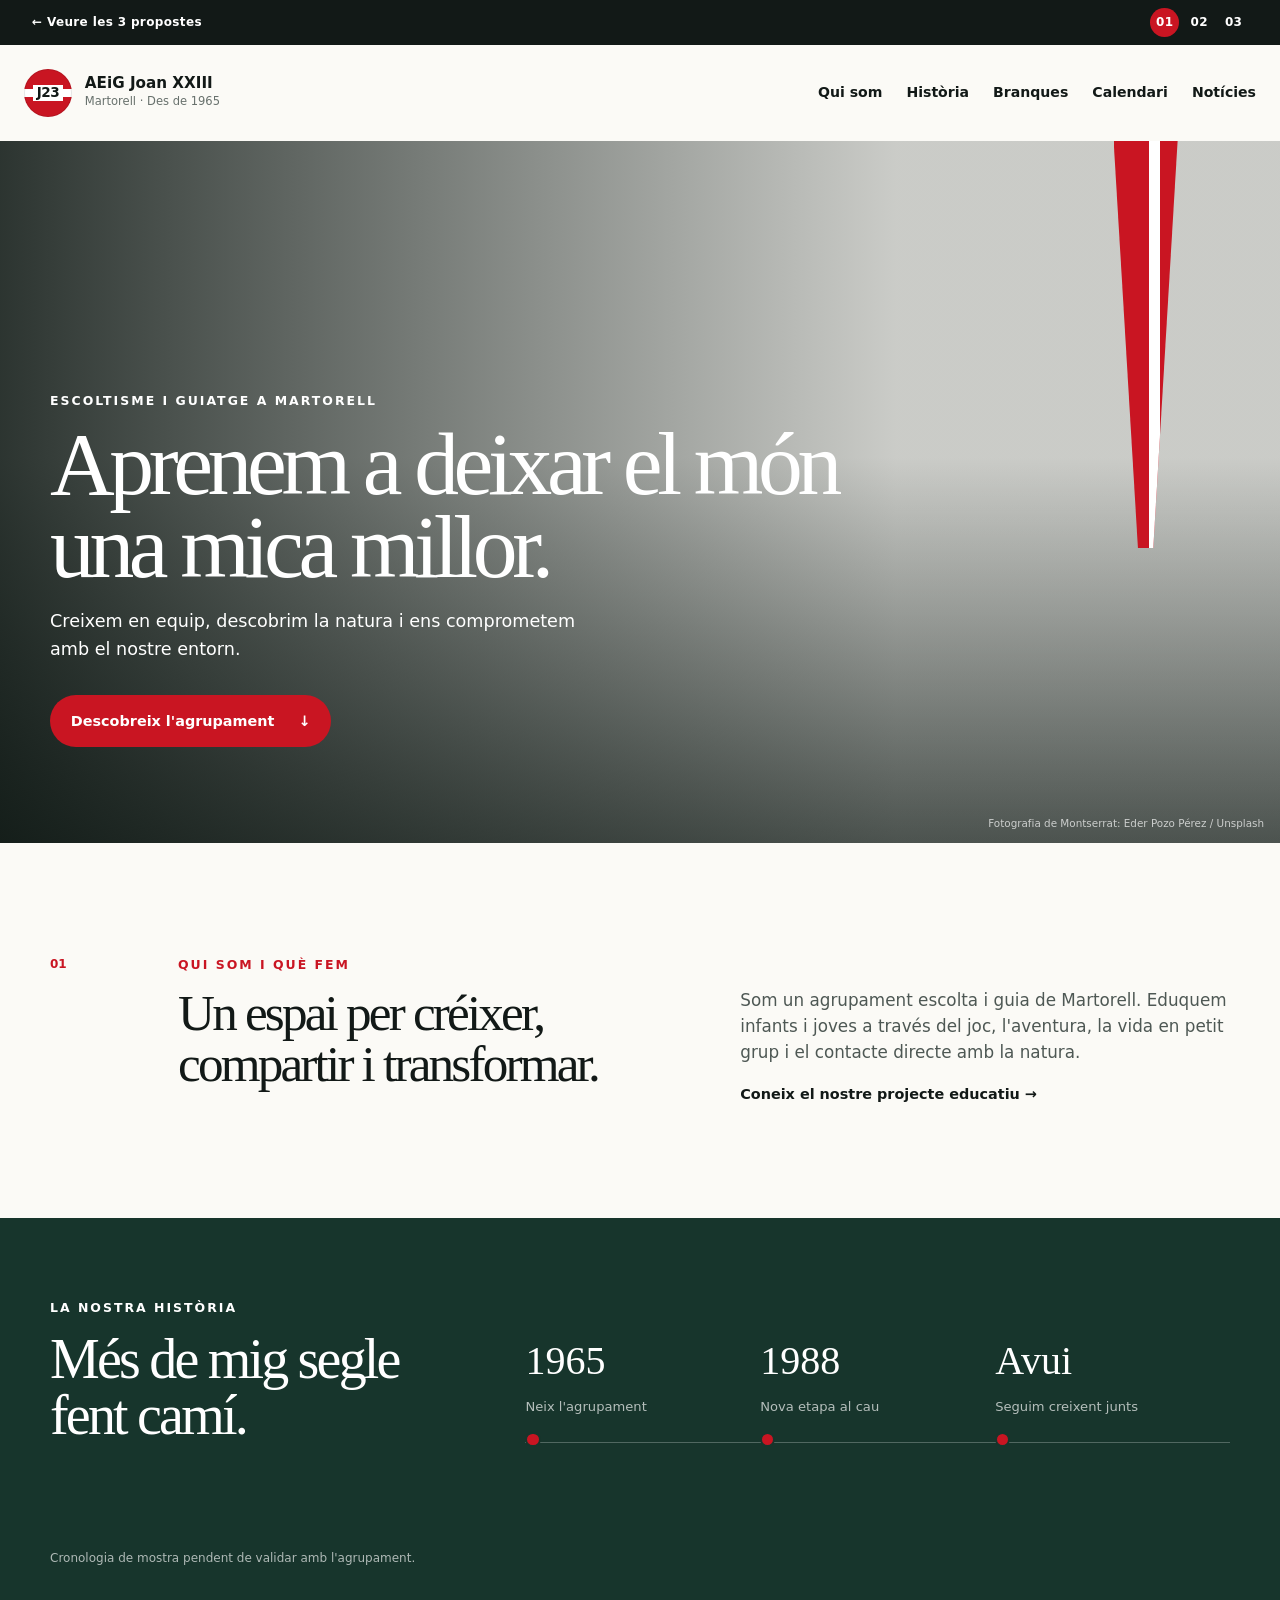
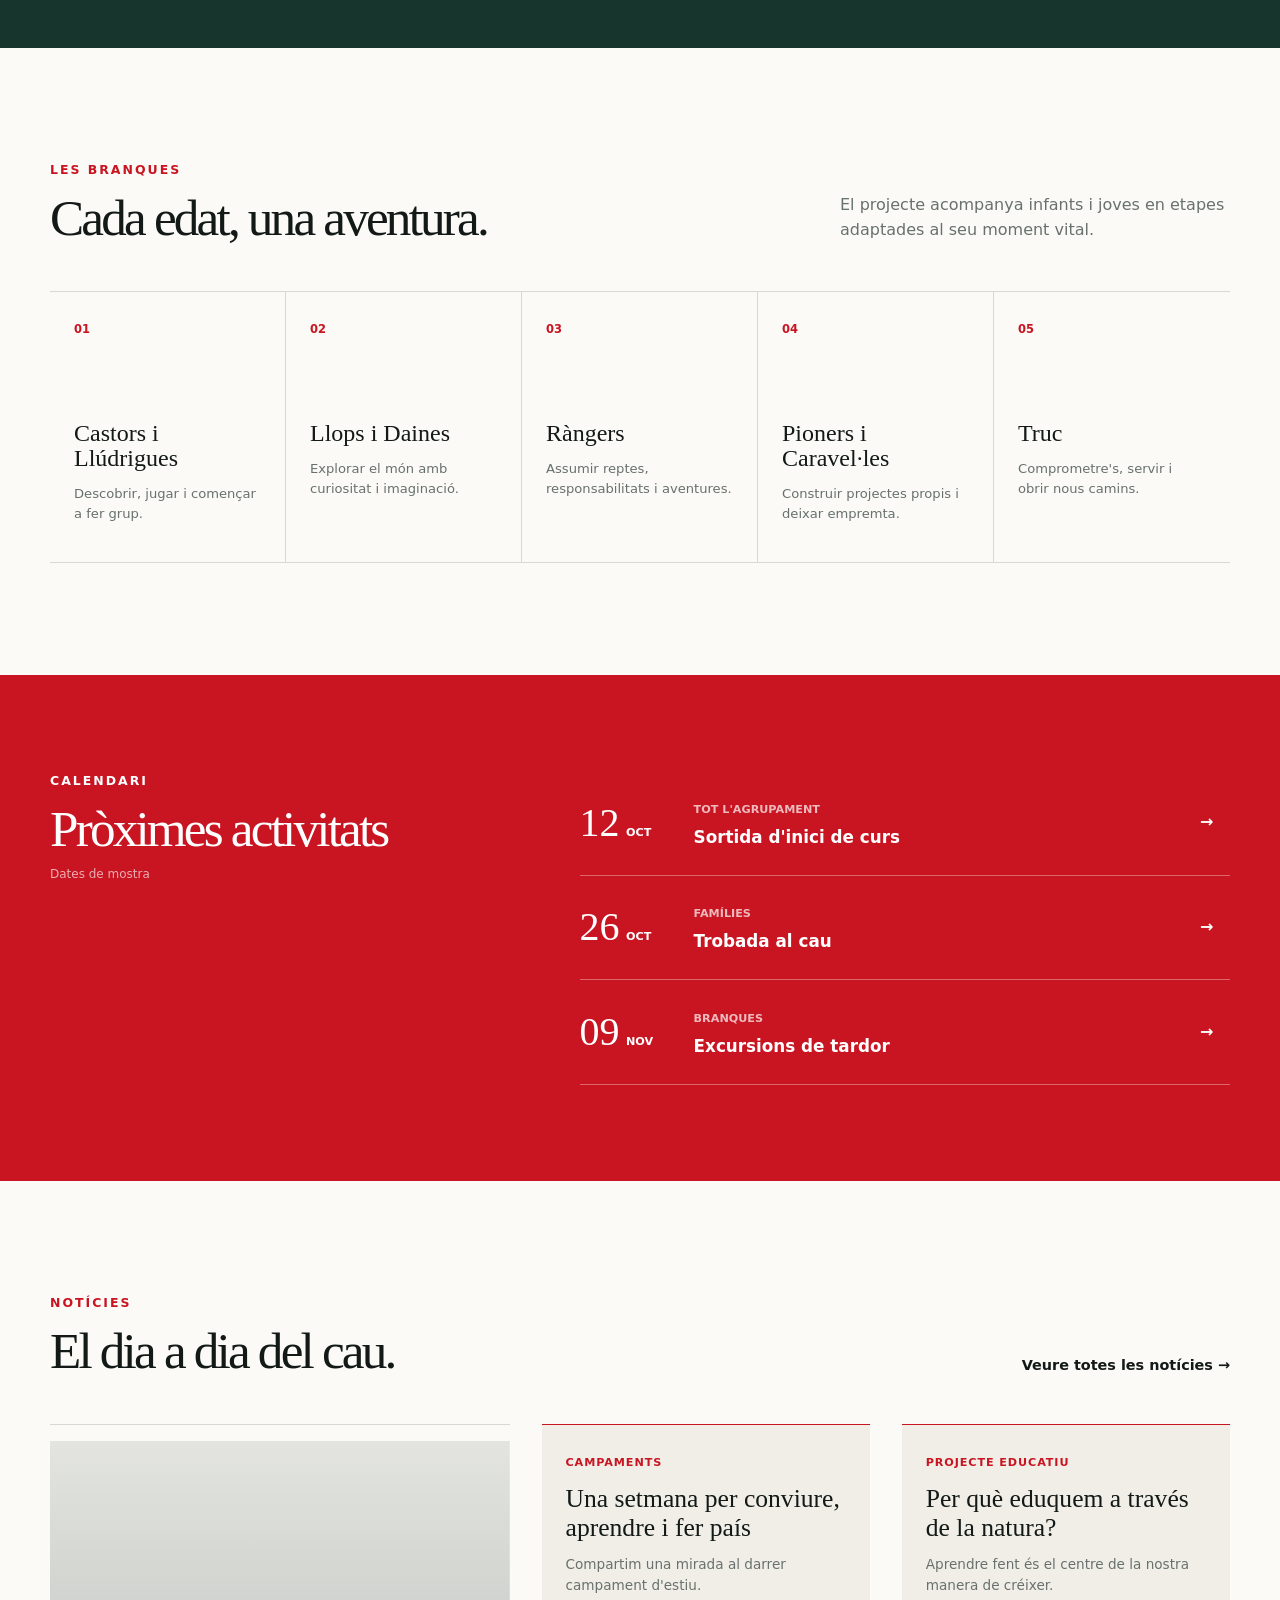
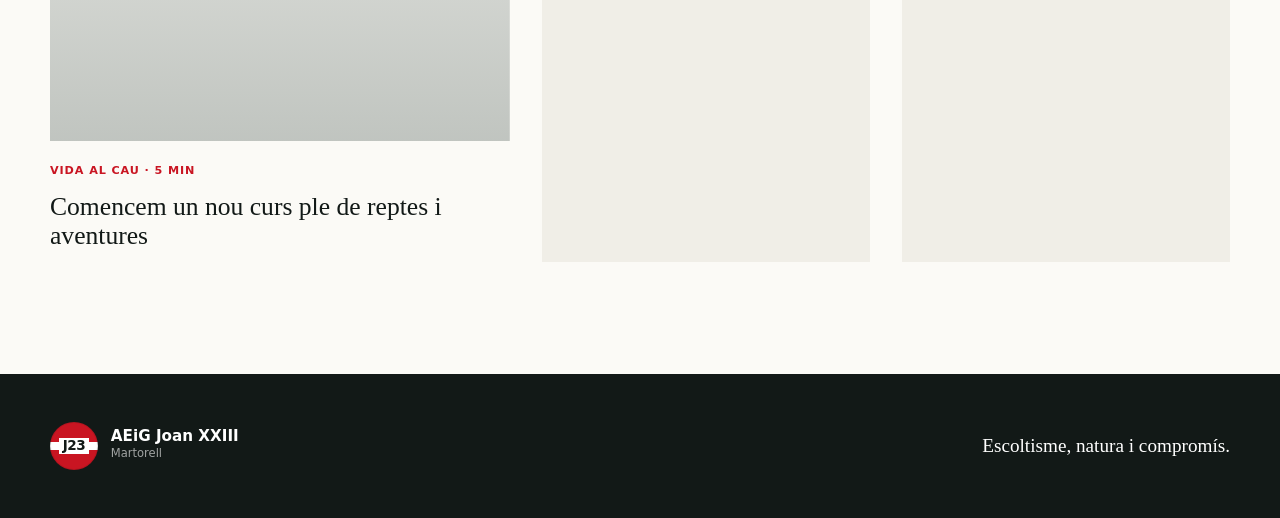
<file: concepte-1.html>
<!doctype html>
<html lang="ca">
<head>
  <meta charset="utf-8">
  <meta name="viewport" content="width=device-width, initial-scale=1">
  <meta name="description" content="Proposta Camí Compartit per a la web de l'AEiG Joan XXIII de Martorell.">
  <title>Camí Compartit · AEiG Joan XXIII</title>
  <link rel="icon" type="image/svg+xml" href="data:image/svg+xml,%3Csvg xmlns='http://www.w3.org/2000/svg' viewBox='0 0 64 64'%3E%3Ccircle cx='32' cy='32' r='30' fill='%23c91522'/%3E%3Cpath d='M10 32h44' stroke='white' stroke-width='10'/%3E%3Ctext x='32' y='40' text-anchor='middle' font-family='Arial' font-size='20' font-weight='700' fill='%23121917'%3EJ23%3C/text%3E%3C/svg%3E">
  <link rel="stylesheet" href="styles.css">
</head>
<body class="site-page concept-one">
  <div class="review-bar">
    <a href="index.html">← Veure les 3 propostes</a>
    <nav aria-label="Canvia de proposta">
      <strong>01</strong><a href="concepte-2.html">02</a><a href="concepte-3.html">03</a>
    </nav>
  </div>

  <header class="c1-header">
    <a class="site-brand" href="#inici" aria-label="AEiG Joan XXIII, inici">
      <span class="brand-mark"><span>J23</span></span>
      <span><strong>AEiG Joan XXIII</strong><small>Martorell · Des de 1965</small></span>
    </a>
    <nav class="main-nav" aria-label="Navegació principal">
      <a href="#qui-som">Qui som</a>
      <a href="#historia">Història</a>
      <a href="#branques">Branques</a>
      <a href="#calendari">Calendari</a>
      <a href="#noticies">Notícies</a>
    </nav>
  </header>

  <main id="inici">
    <section class="c1-hero">
      <div class="c1-hero-overlay"></div>
      <div class="c1-hero-content">
        <p class="eyebrow">Escoltisme i guiatge a Martorell</p>
        <h1>Aprenem a deixar el món una mica millor.</h1>
        <p>Creixem en equip, descobrim la natura i ens comprometem amb el nostre entorn.</p>
        <a class="primary-button" href="#qui-som">Descobreix l'agrupament <span>↓</span></a>
      </div>
      <div class="c1-scarf" aria-hidden="true"><span></span></div>
      <p class="photo-credit">Fotografia de Montserrat: Eder Pozo Pérez / Unsplash</p>
    </section>

    <section class="c1-intro content-wrap" id="qui-som">
      <div class="section-index">01</div>
      <div class="c1-intro-copy">
        <p class="eyebrow red">Qui som i què fem</p>
        <h2>Un espai per créixer, compartir i transformar.</h2>
      </div>
      <div class="c1-intro-text">
        <p>Som un agrupament escolta i guia de Martorell. Eduquem infants i joves a través del joc, l'aventura, la vida en petit grup i el contacte directe amb la natura.</p>
        <a class="text-link" href="#historia">Coneix el nostre projecte educatiu →</a>
      </div>
    </section>

    <section class="c1-history" id="historia">
      <div class="content-wrap c1-history-grid">
        <div>
          <p class="eyebrow">La nostra història</p>
          <h2>Més de mig segle fent camí.</h2>
        </div>
        <div class="history-line">
          <div><strong>1965</strong><span>Neix l'agrupament</span></div>
          <div><strong>1988</strong><span>Nova etapa al cau</span></div>
          <div><strong>Avui</strong><span>Seguim creixent junts</span></div>
        </div>
        <p class="sample-note">Cronologia de mostra pendent de validar amb l'agrupament.</p>
      </div>
    </section>

    <section class="c1-branches content-wrap" id="branques">
      <header class="section-heading">
        <div><p class="eyebrow red">Les branques</p><h2>Cada edat, una aventura.</h2></div>
        <p>El projecte acompanya infants i joves en etapes adaptades al seu moment vital.</p>
      </header>
      <div class="branch-grid">
        <article><span>01</span><h3>Castors i Llúdrigues</h3><p>Descobrir, jugar i començar a fer grup.</p></article>
        <article><span>02</span><h3>Llops i Daines</h3><p>Explorar el món amb curiositat i imaginació.</p></article>
        <article><span>03</span><h3>Ràngers</h3><p>Assumir reptes, responsabilitats i aventures.</p></article>
        <article><span>04</span><h3>Pioners i Caravel·les</h3><p>Construir projectes propis i deixar empremta.</p></article>
        <article><span>05</span><h3>Truc</h3><p>Comprometre's, servir i obrir nous camins.</p></article>
      </div>
    </section>

    <section class="c1-calendar" id="calendari">
      <div class="content-wrap calendar-grid">
        <div><p class="eyebrow">Calendari</p><h2>Pròximes activitats</h2><p class="sample-note">Dates de mostra</p></div>
        <div class="event-list">
          <article><time><strong>12</strong> OCT</time><div><span>Tot l'agrupament</span><h3>Sortida d'inici de curs</h3></div><b>→</b></article>
          <article><time><strong>26</strong> OCT</time><div><span>Famílies</span><h3>Trobada al cau</h3></div><b>→</b></article>
          <article><time><strong>09</strong> NOV</time><div><span>Branques</span><h3>Excursions de tardor</h3></div><b>→</b></article>
        </div>
      </div>
    </section>

    <section class="c1-news content-wrap" id="noticies">
      <header class="section-heading"><div><p class="eyebrow red">Notícies</p><h2>El dia a dia del cau.</h2></div><a class="text-link" href="#">Veure totes les notícies →</a></header>
      <div class="news-grid">
        <article class="news-feature"><div class="news-photo forest-photo"></div><span>Vida al cau · 5 min</span><h3>Comencem un nou curs ple de reptes i aventures</h3></article>
        <article><span>Campaments</span><h3>Una setmana per conviure, aprendre i fer país</h3><p>Compartim una mirada al darrer campament d'estiu.</p></article>
        <article><span>Projecte educatiu</span><h3>Per què eduquem a través de la natura?</h3><p>Aprendre fent és el centre de la nostra manera de créixer.</p></article>
      </div>
    </section>
  </main>

  <footer class="site-footer">
    <div class="site-brand"><span class="brand-mark"><span>J23</span></span><span><strong>AEiG Joan XXIII</strong><small>Martorell</small></span></div>
    <p>Escoltisme, natura i compromís.</p>
  </footer>
</body>
</html>
</file>
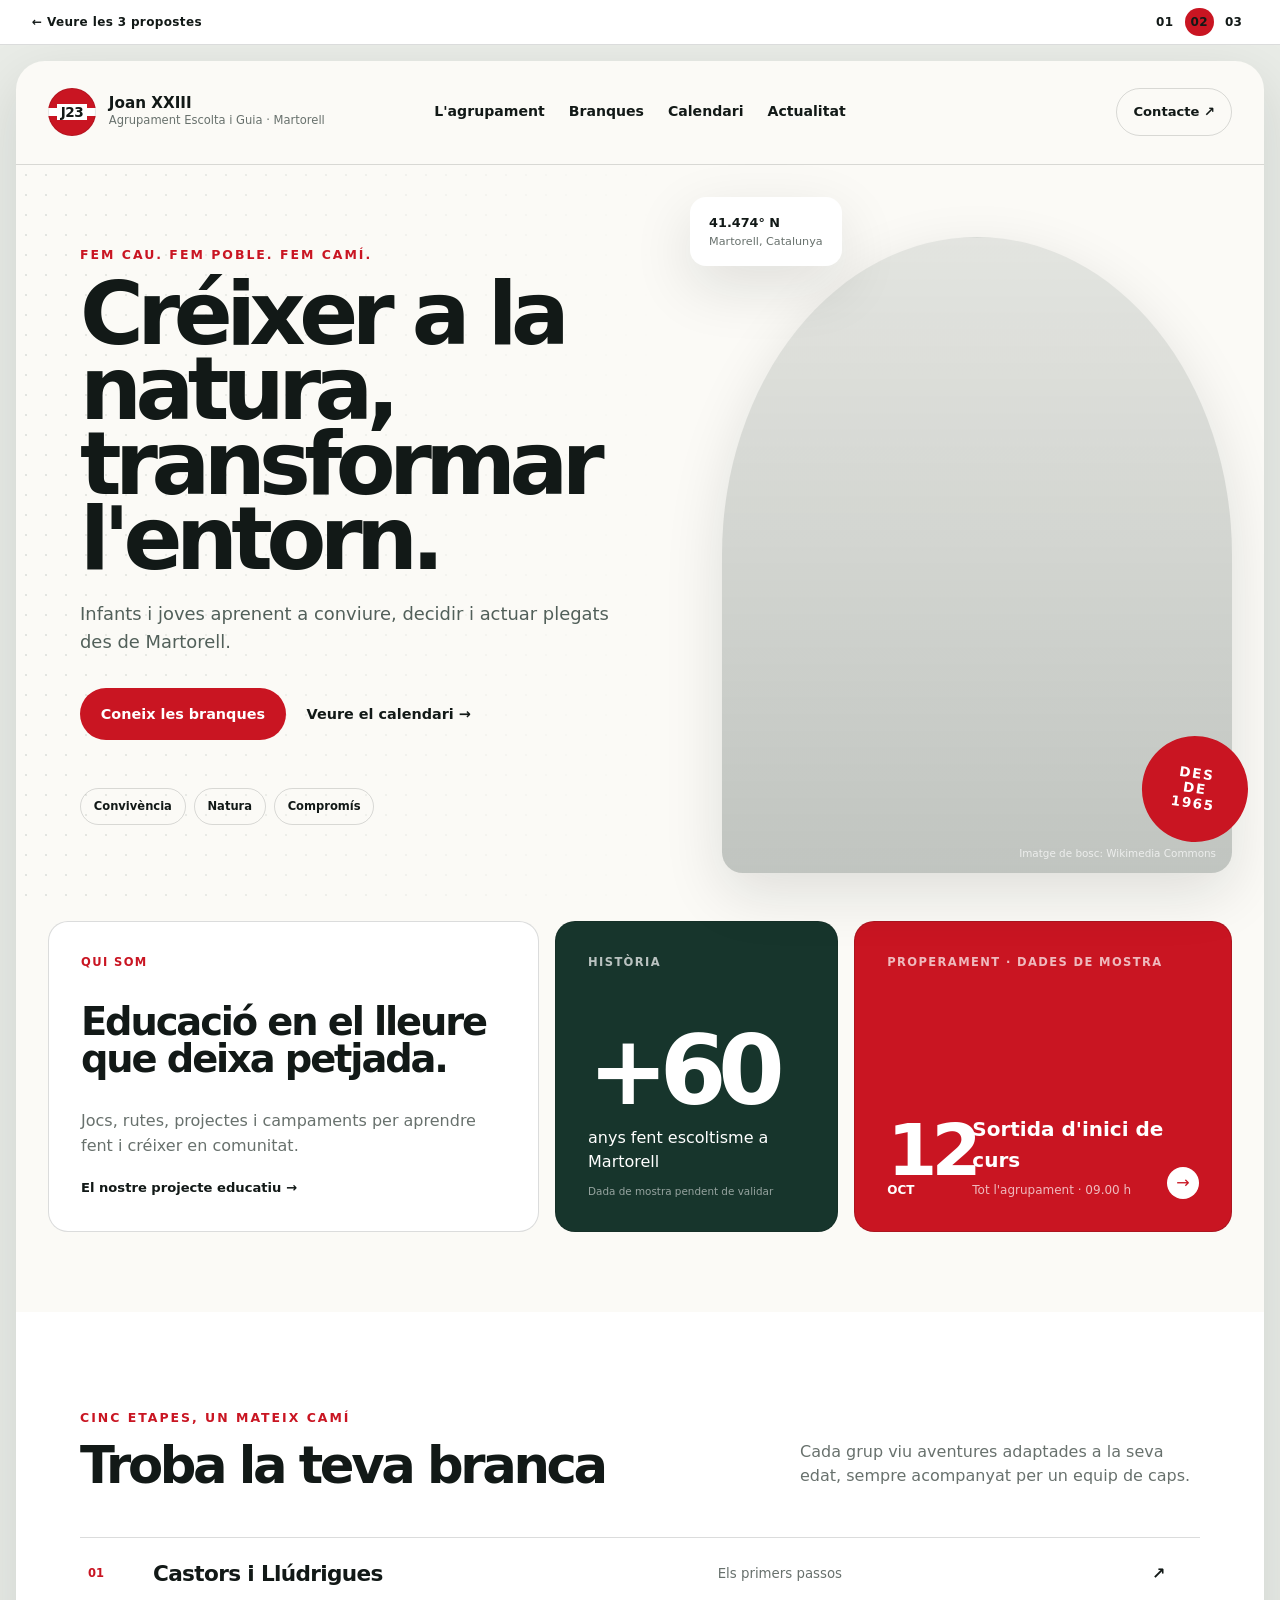
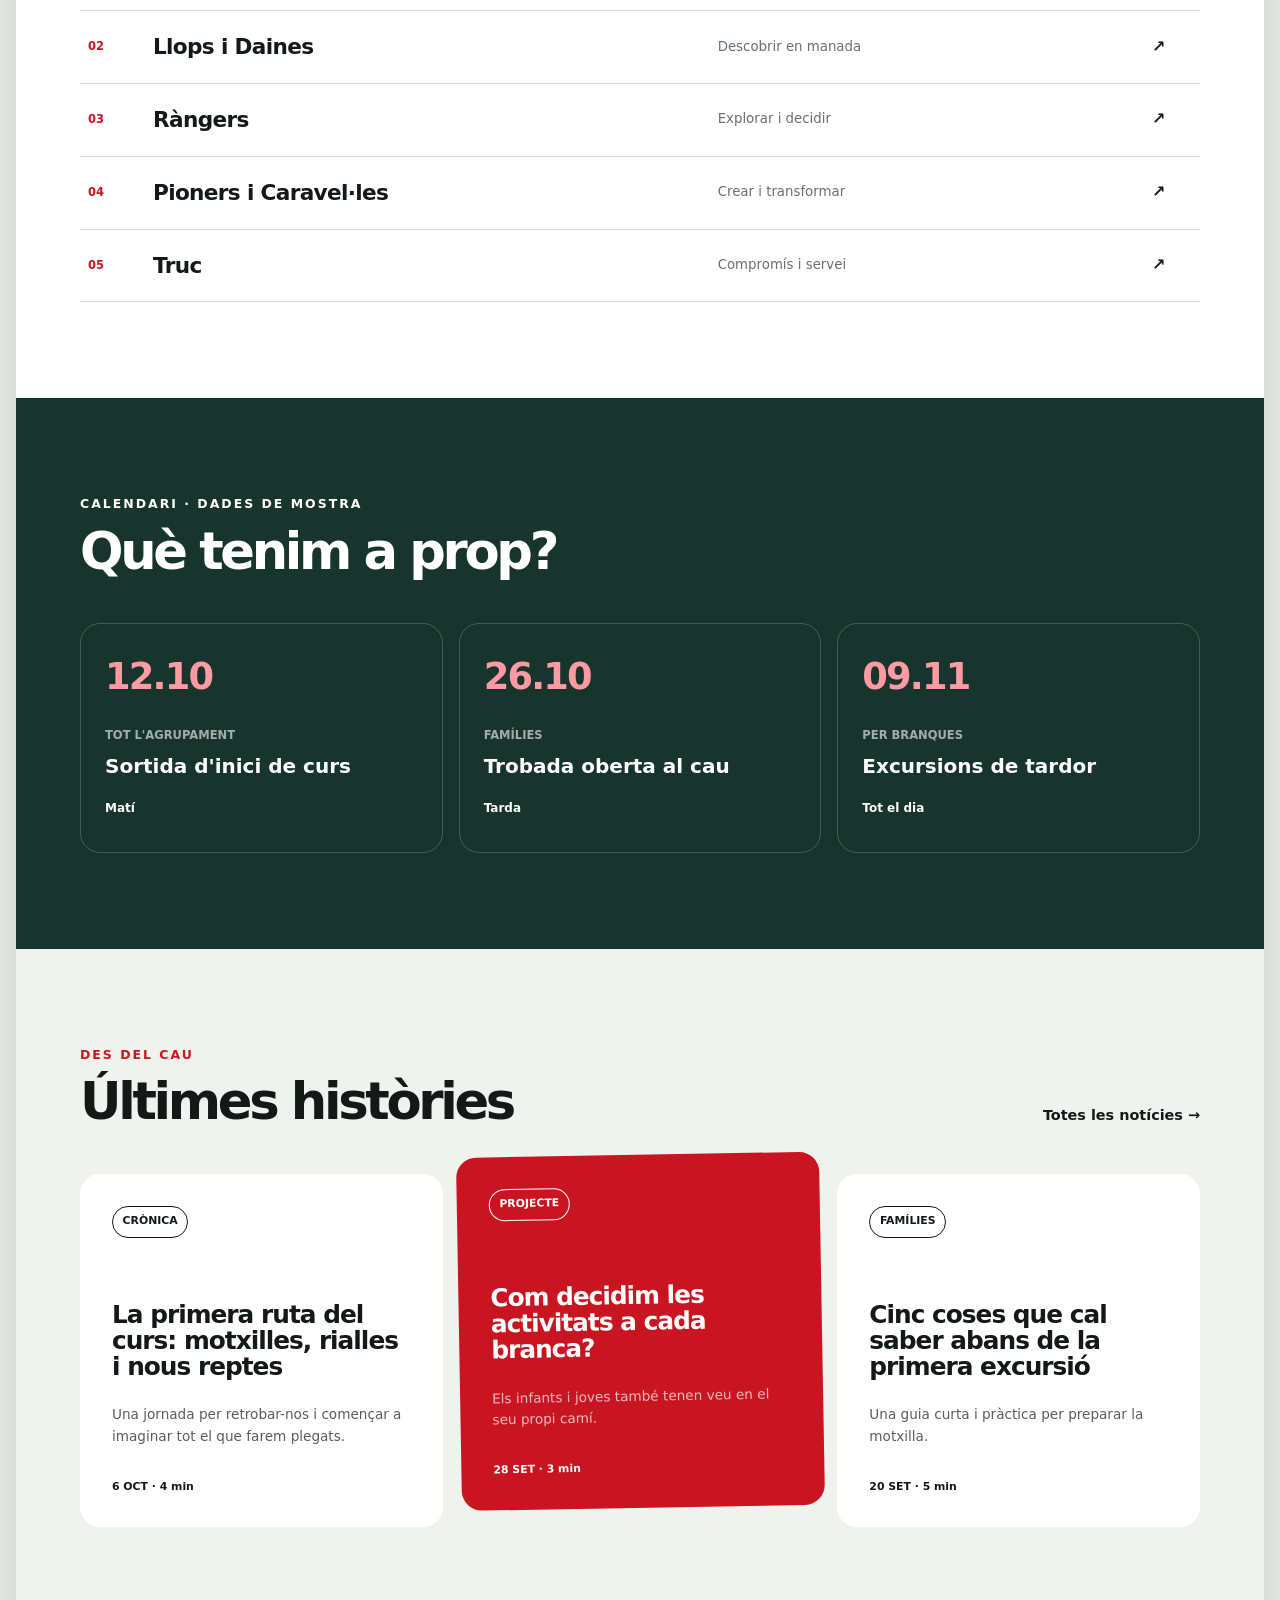
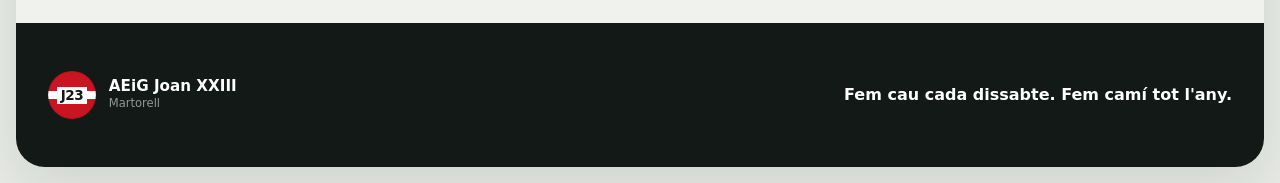
<file: concepte-2.html>
<!doctype html>
<html lang="ca">
<head>
  <meta charset="utf-8">
  <meta name="viewport" content="width=device-width, initial-scale=1">
  <meta name="description" content="Proposta Mapa Viu per a la web de l'AEiG Joan XXIII de Martorell.">
  <title>Mapa Viu · AEiG Joan XXIII</title>
  <link rel="icon" type="image/svg+xml" href="data:image/svg+xml,%3Csvg xmlns='http://www.w3.org/2000/svg' viewBox='0 0 64 64'%3E%3Ccircle cx='32' cy='32' r='30' fill='%23c91522'/%3E%3Cpath d='M10 32h44' stroke='white' stroke-width='10'/%3E%3Ctext x='32' y='40' text-anchor='middle' font-family='Arial' font-size='20' font-weight='700' fill='%23121917'%3EJ23%3C/text%3E%3C/svg%3E">
  <link rel="stylesheet" href="styles.css">
</head>
<body class="site-page concept-two">
  <div class="review-bar review-bar--light">
    <a href="index.html">← Veure les 3 propostes</a>
    <nav aria-label="Canvia de proposta"><a href="concepte-1.html">01</a><strong>02</strong><a href="concepte-3.html">03</a></nav>
  </div>

  <div class="c2-shell">
    <header class="c2-header">
      <a class="site-brand" href="#inici" aria-label="AEiG Joan XXIII, inici">
        <span class="brand-mark"><span>J23</span></span>
        <span><strong>Joan XXIII</strong><small>Agrupament Escolta i Guia · Martorell</small></span>
      </a>
      <nav class="main-nav" aria-label="Navegació principal">
        <a href="#qui-som">L'agrupament</a><a href="#branques">Branques</a><a href="#calendari">Calendari</a><a href="#noticies">Actualitat</a>
      </nav>
      <a class="c2-contact" href="#footer">Contacte ↗</a>
    </header>

    <main id="inici">
      <section class="c2-hero">
        <div class="c2-hero-copy">
          <p class="eyebrow red">Fem cau. Fem poble. Fem camí.</p>
          <h1>Créixer a la natura, transformar l'entorn.</h1>
          <p>Infants i joves aprenent a conviure, decidir i actuar plegats des de Martorell.</p>
          <div class="c2-actions"><a class="primary-button" href="#branques">Coneix les branques</a><a class="text-link" href="#calendari">Veure el calendari →</a></div>
          <div class="c2-values" aria-label="Valors"><span>Convivència</span><span>Natura</span><span>Compromís</span></div>
        </div>
        <div class="c2-hero-visual">
          <div class="c2-map-label"><strong>41.474° N</strong><span>Martorell, Catalunya</span></div>
          <div class="c2-photo forest-photo"></div>
          <div class="c2-sticker">DES<br>DE<br>1965</div>
          <p class="photo-credit">Imatge de bosc: Wikimedia Commons</p>
        </div>
      </section>

      <section class="c2-bento" id="qui-som">
        <article class="bento-card bento-about">
          <span class="card-kicker">Qui som</span>
          <h2>Educació en el lleure que deixa petjada.</h2>
          <p>Jocs, rutes, projectes i campaments per aprendre fent i créixer en comunitat.</p>
          <a href="#">El nostre projecte educatiu →</a>
        </article>
        <article class="bento-card bento-history" id="historia">
          <span class="card-kicker">Història</span><strong>+60</strong><p>anys fent escoltisme a Martorell</p><small>Dada de mostra pendent de validar</small>
        </article>
        <article class="bento-card bento-next" id="calendari">
          <span class="card-kicker">Properament · dades de mostra</span>
          <time><strong>12</strong><span>OCT</span></time>
          <div><h3>Sortida d'inici de curs</h3><p>Tot l'agrupament · 09.00 h</p></div>
          <a href="#calendar-list" aria-label="Veure totes les activitats">→</a>
        </article>
      </section>

      <section class="c2-branches" id="branques">
        <header><div><p class="eyebrow red">Cinc etapes, un mateix camí</p><h2>Troba la teva branca</h2></div><p>Cada grup viu aventures adaptades a la seva edat, sempre acompanyat per un equip de caps.</p></header>
        <div class="c2-branch-list">
          <a href="#"><span>01</span><strong>Castors i Llúdrigues</strong><small>Els primers passos</small><b>↗</b></a>
          <a href="#"><span>02</span><strong>Llops i Daines</strong><small>Descobrir en manada</small><b>↗</b></a>
          <a href="#"><span>03</span><strong>Ràngers</strong><small>Explorar i decidir</small><b>↗</b></a>
          <a href="#"><span>04</span><strong>Pioners i Caravel·les</strong><small>Crear i transformar</small><b>↗</b></a>
          <a href="#"><span>05</span><strong>Truc</strong><small>Compromís i servei</small><b>↗</b></a>
        </div>
      </section>

      <section class="c2-calendar-section" id="calendar-list">
        <header><p class="eyebrow">Calendari · dades de mostra</p><h2>Què tenim a prop?</h2></header>
        <div class="c2-events">
          <article><time>12.10</time><span>Tot l'agrupament</span><h3>Sortida d'inici de curs</h3><b>Matí</b></article>
          <article><time>26.10</time><span>Famílies</span><h3>Trobada oberta al cau</h3><b>Tarda</b></article>
          <article><time>09.11</time><span>Per branques</span><h3>Excursions de tardor</h3><b>Tot el dia</b></article>
        </div>
      </section>

      <section class="c2-news" id="noticies">
        <header><div><p class="eyebrow red">Des del cau</p><h2>Últimes històries</h2></div><a class="text-link" href="#">Totes les notícies →</a></header>
        <div class="c2-news-grid">
          <article><span class="post-type">Crònica</span><h3>La primera ruta del curs: motxilles, rialles i nous reptes</h3><p>Una jornada per retrobar-nos i començar a imaginar tot el que farem plegats.</p><small>6 OCT · 4 min</small></article>
          <article class="red-post"><span class="post-type">Projecte</span><h3>Com decidim les activitats a cada branca?</h3><p>Els infants i joves també tenen veu en el seu propi camí.</p><small>28 SET · 3 min</small></article>
          <article><span class="post-type">Famílies</span><h3>Cinc coses que cal saber abans de la primera excursió</h3><p>Una guia curta i pràctica per preparar la motxilla.</p><small>20 SET · 5 min</small></article>
        </div>
      </section>
    </main>

    <footer class="c2-footer" id="footer"><div class="site-brand"><span class="brand-mark"><span>J23</span></span><span><strong>AEiG Joan XXIII</strong><small>Martorell</small></span></div><p>Fem cau cada dissabte. Fem camí tot l'any.</p></footer>
  </div>
</body>
</html>
</file>
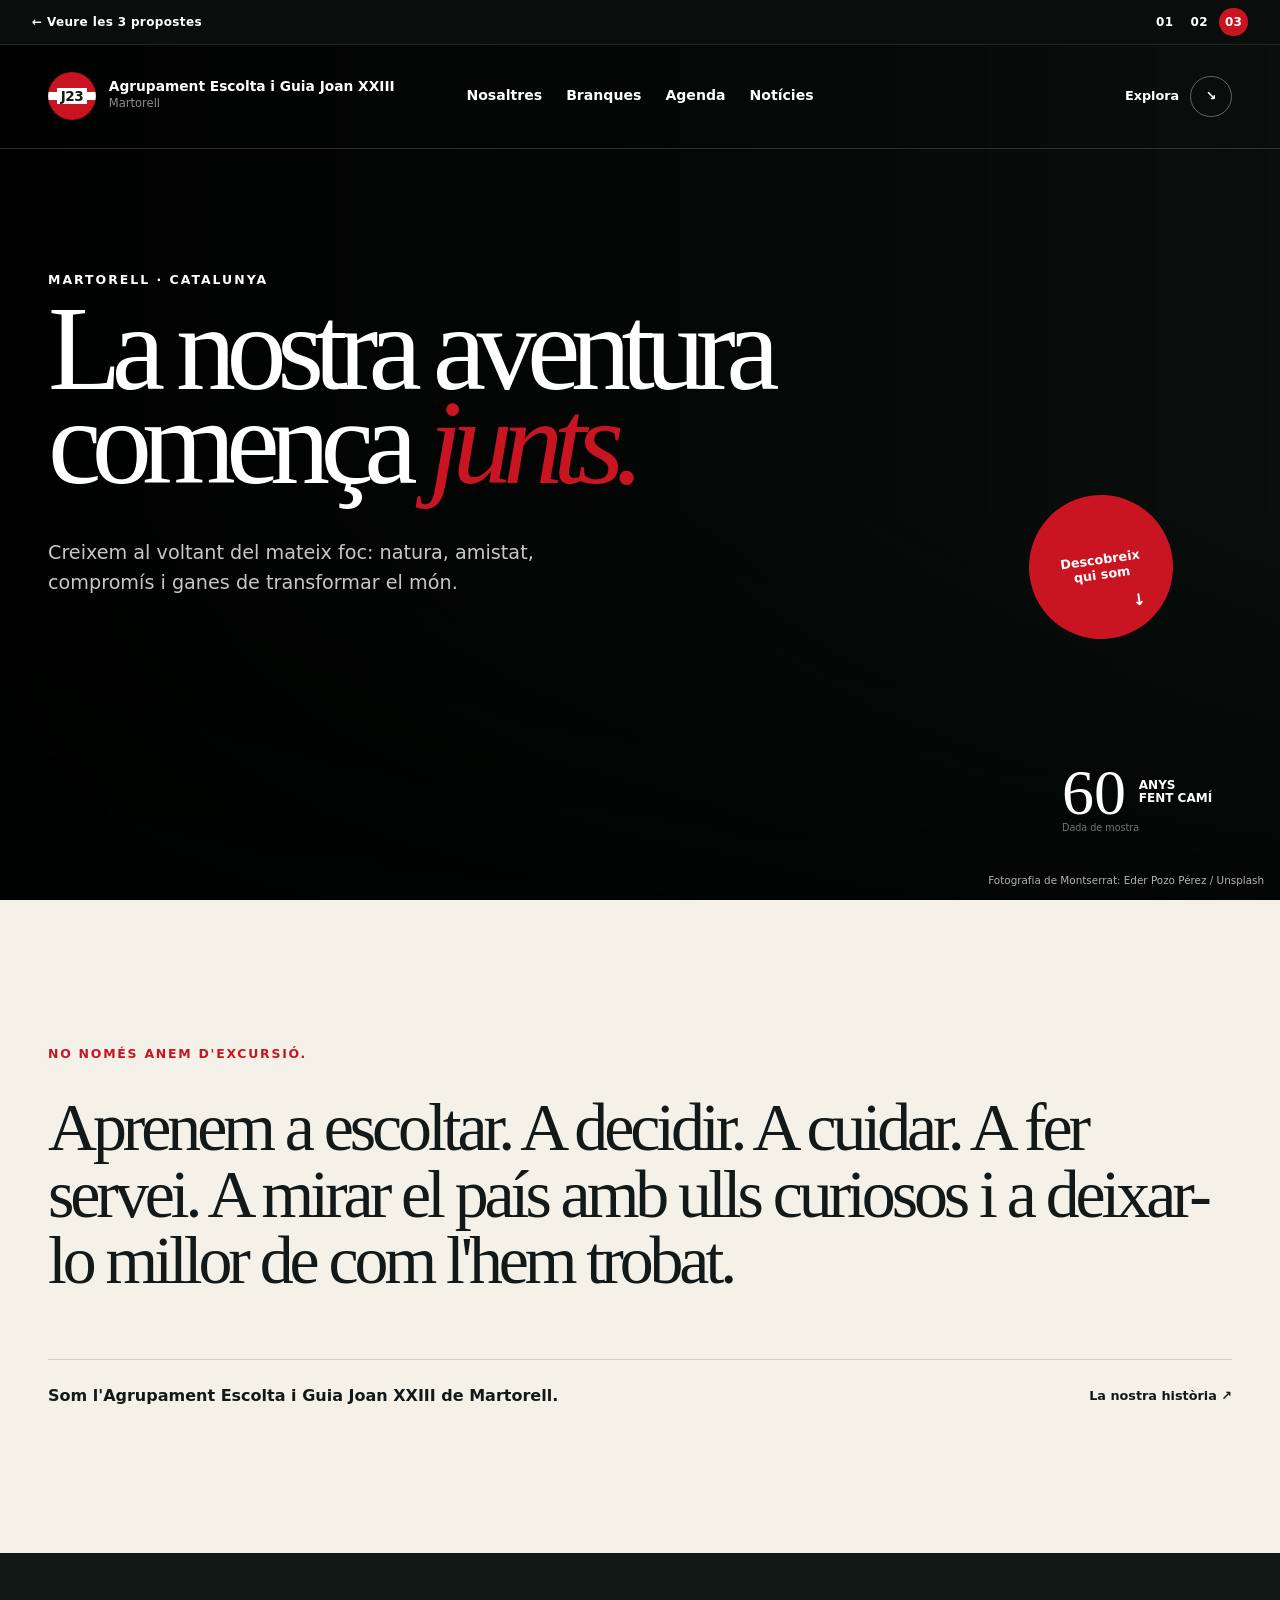
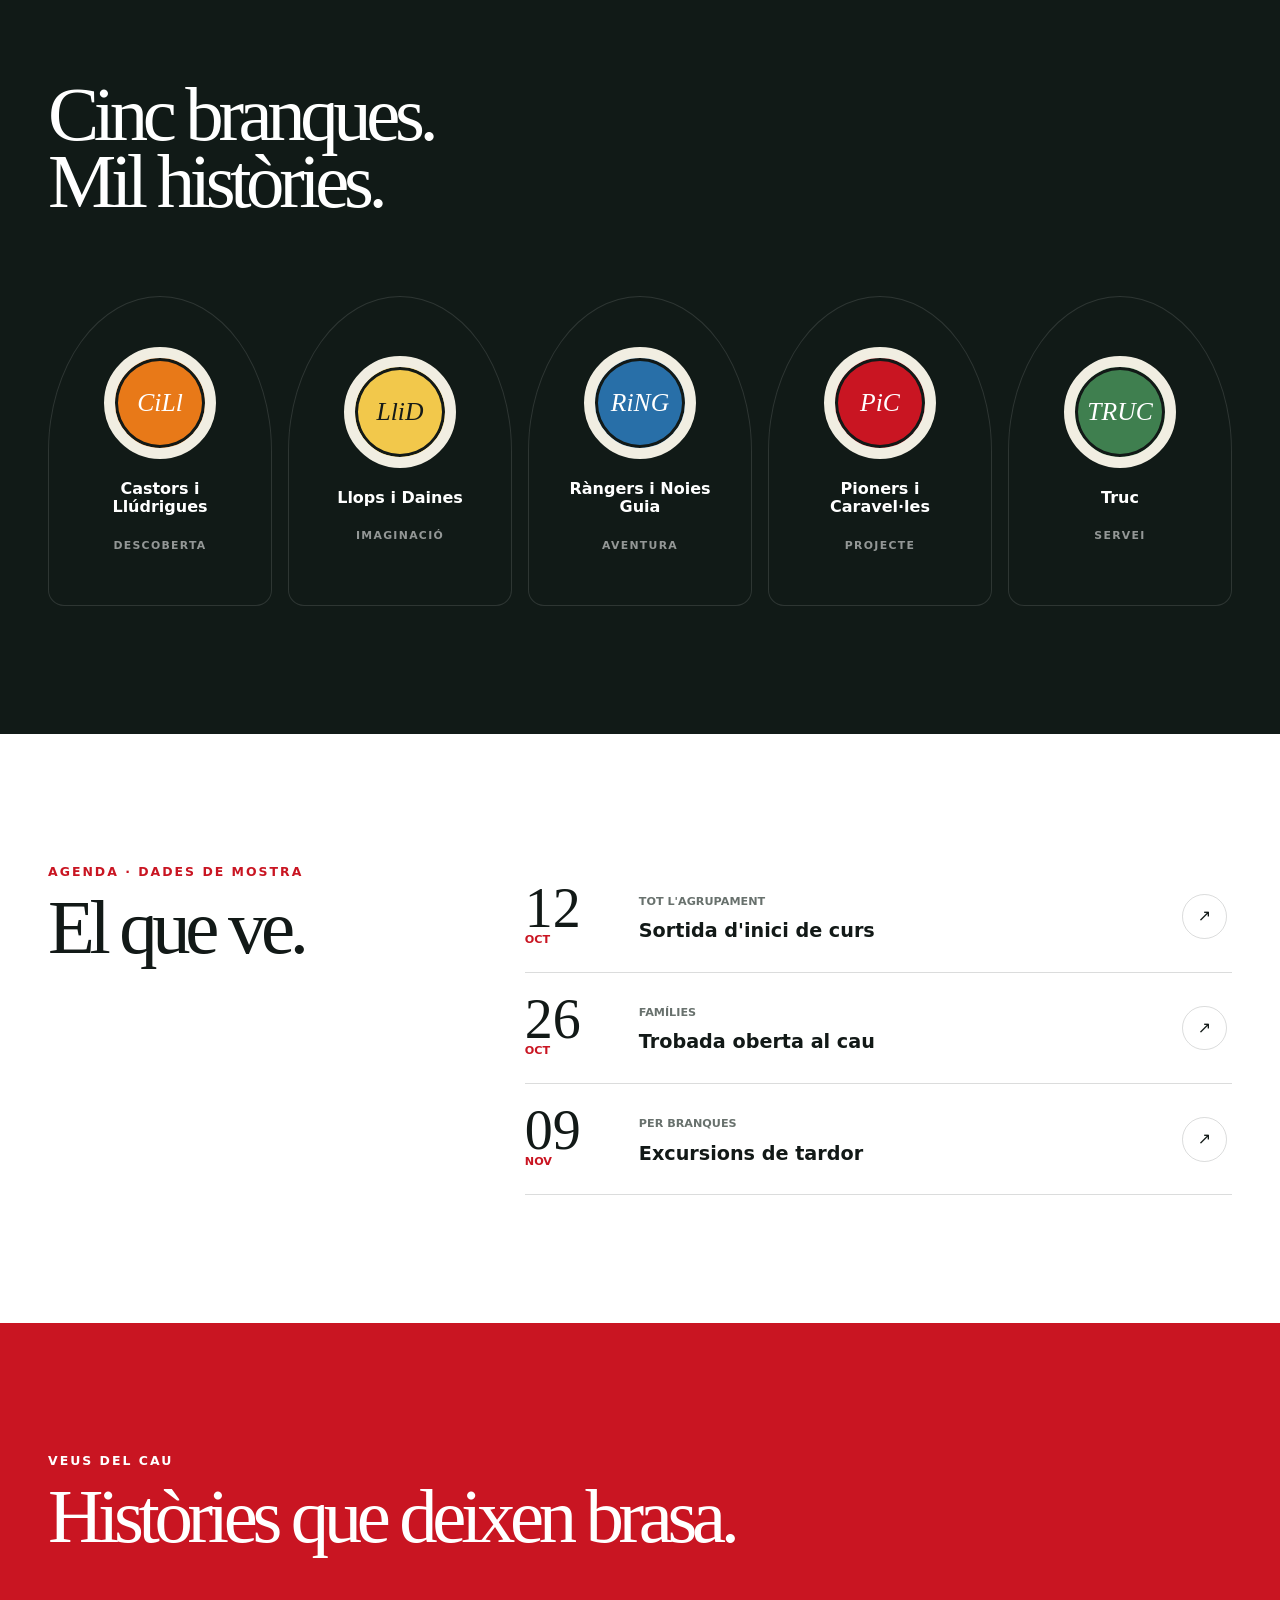
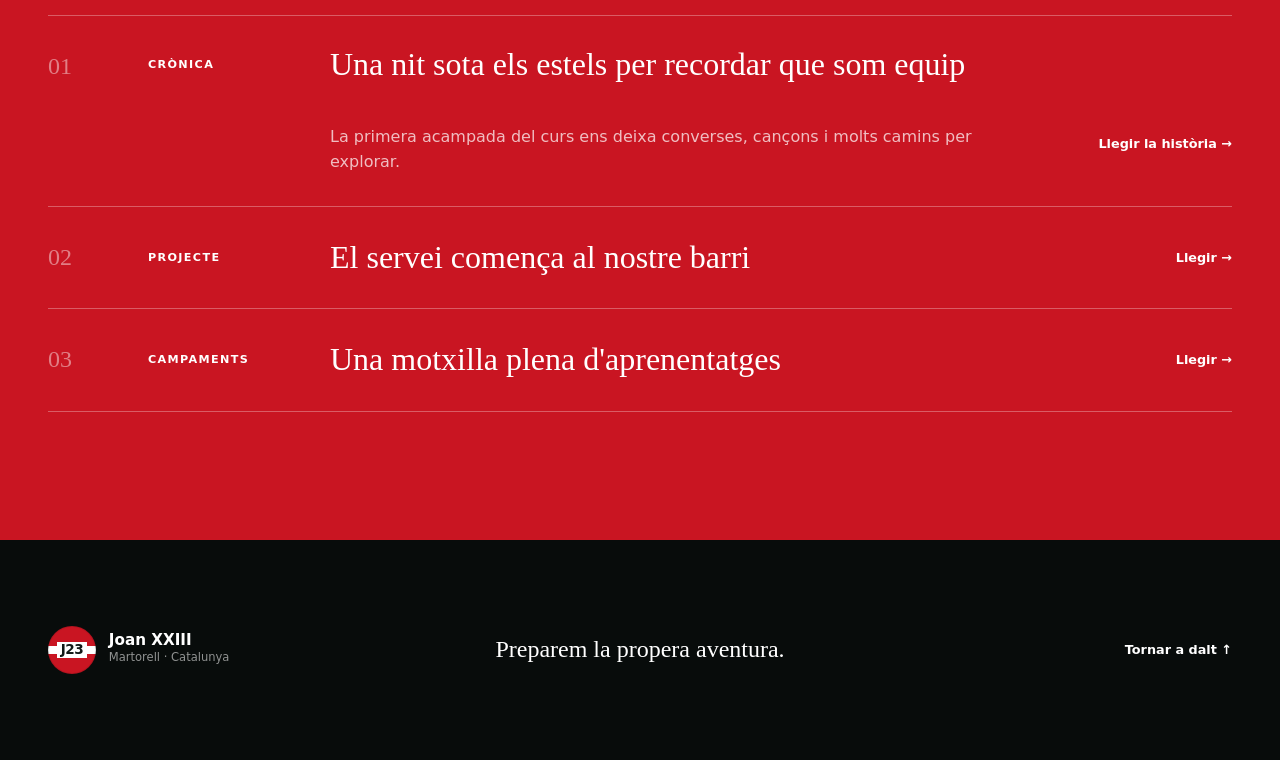
<file: concepte-3.html>
<!doctype html>
<html lang="ca">
<head>
  <meta charset="utf-8">
  <meta name="viewport" content="width=device-width, initial-scale=1">
  <meta name="description" content="Proposta Foc de Camp per a la web de l'AEiG Joan XXIII de Martorell.">
  <title>Foc de Camp · AEiG Joan XXIII</title>
  <link rel="icon" type="image/svg+xml" href="data:image/svg+xml,%3Csvg xmlns='http://www.w3.org/2000/svg' viewBox='0 0 64 64'%3E%3Ccircle cx='32' cy='32' r='30' fill='%23c91522'/%3E%3Cpath d='M10 32h44' stroke='white' stroke-width='10'/%3E%3Ctext x='32' y='40' text-anchor='middle' font-family='Arial' font-size='20' font-weight='700' fill='%23121917'%3EJ23%3C/text%3E%3C/svg%3E">
  <link rel="stylesheet" href="styles.css">
</head>
<body class="site-page concept-three">
  <div class="review-bar review-bar--dark">
    <a href="index.html">← Veure les 3 propostes</a>
    <nav aria-label="Canvia de proposta"><a href="concepte-1.html">01</a><a href="concepte-2.html">02</a><strong>03</strong></nav>
  </div>

  <header class="c3-header">
    <a class="site-brand c3-brand" href="#inici" aria-label="Inici de l'Agrupament Escolta i Guia Joan XXIII"><span class="brand-mark"><span>J23</span></span><span><strong>Agrupament Escolta i Guia Joan XXIII</strong><small>Martorell</small></span></a>
    <nav class="main-nav" aria-label="Navegació principal"><a href="#manifest">Nosaltres</a><a href="#branques">Branques</a><a href="#agenda">Agenda</a><a href="#noticies">Notícies</a></nav>
    <a class="c3-menu" href="#branques">Explora <span>↘</span></a>
  </header>

  <main id="inici">
    <section class="c3-hero">
      <div class="c3-bg"></div>
      <div class="c3-grain"></div>
      <div class="c3-hero-main">
        <p class="eyebrow">Martorell · Catalunya</p>
        <h1>La nostra aventura comença <em>junts.</em></h1>
        <p>Creixem al voltant del mateix foc: natura, amistat, compromís i ganes de transformar el món.</p>
        <a class="c3-round-link" href="#manifest"><span>Descobreix<br>qui som</span><b>↓</b></a>
      </div>
      <aside class="c3-side-note"><strong>60</strong><span>anys<br>fent camí</span><small>Dada de mostra</small></aside>
      <p class="photo-credit">Fotografia de Montserrat: Eder Pozo Pérez / Unsplash</p>
    </section>

    <section class="c3-manifest" id="manifest">
      <p class="manifest-kicker">No només anem d'excursió.</p>
      <h2>Aprenem a escoltar. A decidir. A cuidar. A fer servei. A mirar el país amb ulls curiosos i a deixar-lo millor de com l'hem trobat.</h2>
      <div class="manifest-bottom"><p>Som l'Agrupament Escolta i Guia Joan XXIII de Martorell.</p><a href="#">La nostra història ↗</a></div>
    </section>

    <section class="c3-branches" id="branques">
      <header><h2>Cinc branques.<br>Mil històries.</h2></header>
      <div class="patch-grid">
        <a href="#"><span class="patch patch-1">CiLl</span><strong>Castors i Llúdrigues</strong><small>Descoberta</small></a>
        <a href="#"><span class="patch patch-2">LliD</span><strong>Llops i Daines</strong><small>Imaginació</small></a>
        <a href="branques.html#rangers"><span class="patch patch-3">RiNG</span><strong>Ràngers i Noies Guia</strong><small>Aventura</small></a>
        <a href="#"><span class="patch patch-4">PiC</span><strong>Pioners i Caravel·les</strong><small>Projecte</small></a>
        <a href="#"><span class="patch patch-5">TRUC</span><strong>Truc</strong><small>Servei</small></a>
      </div>
    </section>

    <section class="c3-agenda" id="agenda">
      <div class="c3-agenda-title"><p class="eyebrow red">Agenda · dades de mostra</p><h2>El que ve.</h2></div>
      <div class="c3-agenda-list">
        <article><time><b>12</b><span>OCT</span></time><div><small>Tot l'agrupament</small><h3>Sortida d'inici de curs</h3></div><a href="#">↗</a></article>
        <article><time><b>26</b><span>OCT</span></time><div><small>Famílies</small><h3>Trobada oberta al cau</h3></div><a href="#">↗</a></article>
        <article><time><b>09</b><span>NOV</span></time><div><small>Per branques</small><h3>Excursions de tardor</h3></div><a href="#">↗</a></article>
      </div>
    </section>

    <section class="c3-news" id="noticies">
      <header><p class="eyebrow">Veus del cau</p><h2>Històries que deixen brasa.</h2></header>
      <div class="c3-stories">
        <article class="c3-story-feature"><div class="story-number">01</div><div><span>CRÒNICA</span><h3>Una nit sota els estels per recordar que som equip</h3><p>La primera acampada del curs ens deixa converses, cançons i molts camins per explorar.</p><a href="#">Llegir la història →</a></div></article>
        <article><div class="story-number">02</div><div><span>PROJECTE</span><h3>El servei comença al nostre barri</h3><a href="#">Llegir →</a></div></article>
        <article><div class="story-number">03</div><div><span>CAMPAMENTS</span><h3>Una motxilla plena d'aprenentatges</h3><a href="#">Llegir →</a></div></article>
      </div>
    </section>
  </main>

  <footer class="c3-footer"><div class="site-brand c3-brand"><span class="brand-mark"><span>J23</span></span><span><strong>Joan XXIII</strong><small>Martorell · Catalunya</small></span></div><p>Preparem la propera aventura.</p><a href="#inici">Tornar a dalt ↑</a></footer>
</body>
</html>
</file>
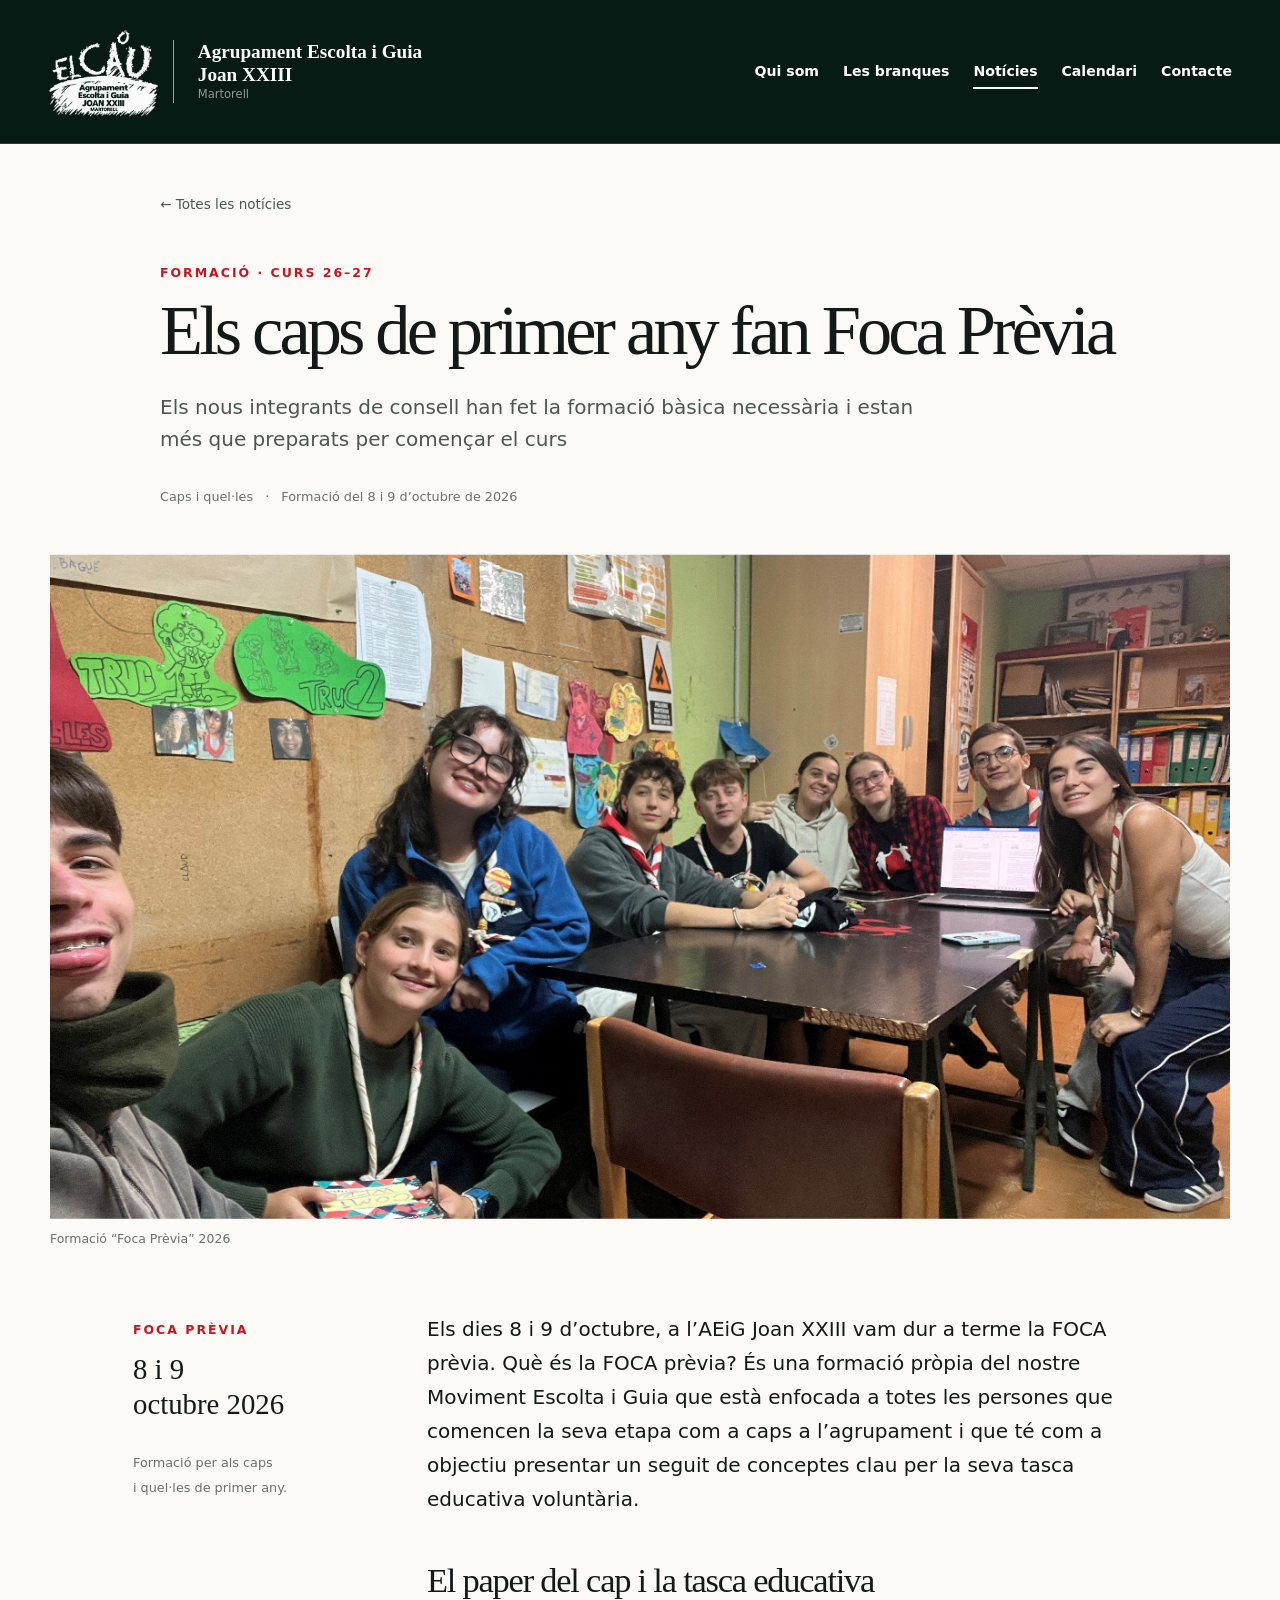
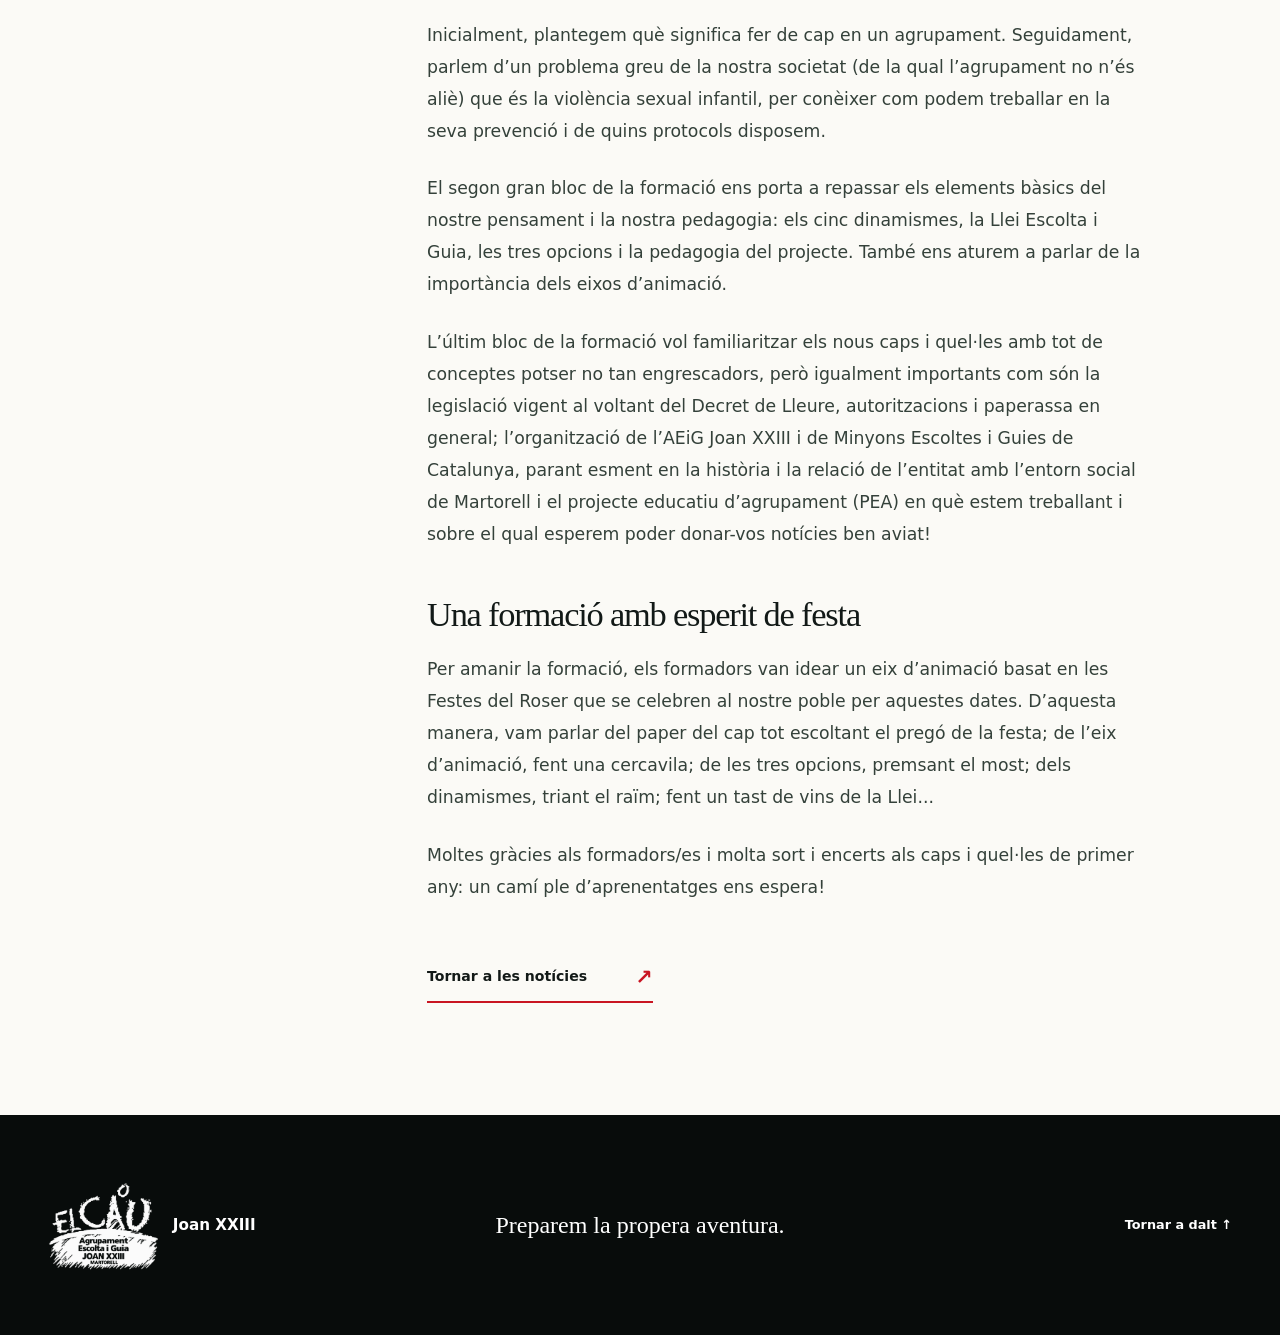
<file: foca-previa-2026.html>
<!doctype html>
<html lang="ca">
<head>
  <meta charset="utf-8">
  <meta name="viewport" content="width=device-width, initial-scale=1">
  <meta name="description" content="Els nous integrants de consell han fet la formació bàsica necessària i estan més que preparats per començar el curs">
  <title>Els caps de primer any fan Foca Prèvia · AEiG Joan XXIII</title>
  <link rel="icon" type="image/svg+xml" href="data:image/svg+xml,%3Csvg xmlns='http://www.w3.org/2000/svg' viewBox='0 0 64 64'%3E%3Ccircle cx='32' cy='32' r='30' fill='%23c91522'/%3E%3Cpath d='M10 32h44' stroke='white' stroke-width='10'/%3E%3Ctext x='32' y='40' text-anchor='middle' font-family='Arial' font-size='20' font-weight='700' fill='%23121917'%3EJ23%3C/text%3E%3C/svg%3E">
  <link rel="stylesheet" href="styles.css">
</head>
<body class="concept-three news-page"><header class="c3-header branches-header">
    <a class="site-brand c3-brand" href="index.html" aria-label="Inici de l'Agrupament Escolta i Guia Joan XXIII"><img class="official-logo" src="assets/logo-negatiu.png" alt="Logotip del CAU de Martorell" width="1254" height="1254"><span><strong>Agrupament Escolta i Guia Joan XXIII</strong><small>Martorell</small></span></a>
    <nav class="main-nav" aria-label="Navegació principal"><a href="qui-som.html">Qui som</a><a href="branques.html">Les branques</a><a href="noticies.html" aria-current="page">Notícies</a><a href="index.html#agenda">Calendari</a><a href="index.html#contacte">Contacte</a></nav>
  </header><main id="inici"><article class="news-article"><header class="article-header"><a class="news-back" href="noticies.html">← Totes les notícies</a><p class="eyebrow red">Formació · Curs 26–27</p><h1>Els caps de primer any fan Foca Prèvia</h1><p class="article-subtitle">Els nous integrants de consell han fet la formació bàsica necessària i estan més que preparats per començar el curs</p><p class="article-meta">Caps i quel·les <span aria-hidden="true">·</span> Formació del 8 i 9 d’octubre de 2026</p></header><figure class="article-photo"><img class="foca-photo" src="assets/foca-previa-2026.jpeg" alt="Caps i quel·les durant la formació Foca Prèvia 2026 al local de l’agrupament" width="1297" height="971"><figcaption>Formació “Foca Prèvia” 2026</figcaption></figure><div class="article-layout"><aside class="article-aside"><p class="eyebrow red">Foca Prèvia</p><p>8 i 9<br>octubre 2026</p><span>Formació per als caps<br>i quel·les de primer any.</span></aside><div class="article-body"><p>Els dies 8 i 9 d’octubre, a l’AEiG Joan XXIII vam dur a terme la FOCA prèvia. Què és la FOCA prèvia? És una formació pròpia del nostre Moviment Escolta i Guia que està enfocada a totes les persones que comencen la seva etapa com a caps a l’agrupament i que té com a objectiu presentar un seguit de conceptes clau per la seva tasca educativa voluntària.</p><h2>El paper del cap i la tasca educativa</h2><p>Inicialment, plantegem què significa fer de cap en un agrupament. Seguidament, parlem d’un problema greu de la nostra societat (de la qual l’agrupament no n’és aliè) que és la violència sexual infantil, per conèixer com podem treballar en la seva prevenció i de quins protocols disposem.</p><p>El segon gran bloc de la formació ens porta a repassar els elements bàsics del nostre pensament i la nostra pedagogia: els cinc dinamismes, la Llei Escolta i Guia, les tres opcions i la pedagogia del projecte. També ens aturem a parlar de la importància dels eixos d’animació.</p><p>L’últim bloc de la formació vol familiaritzar els nous caps i quel·les amb tot de conceptes potser no tan engrescadors, però igualment importants com són la legislació vigent al voltant del Decret de Lleure, autoritzacions i paperassa en general; l’organització de l’AEiG Joan XXIII i de Minyons Escoltes i Guies de Catalunya, parant esment en la història i la relació de l’entitat amb l’entorn social de Martorell i el projecte educatiu d’agrupament (PEA) en què estem treballant i sobre el qual esperem poder donar-vos notícies ben aviat!</p><h2>Una formació amb esperit de festa</h2><p>Per amanir la formació, els formadors van idear un eix d’animació basat en les Festes del Roser que se celebren al nostre poble per aquestes dates. D’aquesta manera, vam parlar del paper del cap tot escoltant el pregó de la festa; de l’eix d’animació, fent una cercavila; de les tres opcions, premsant el most; dels dinamismes, triant el raïm; fent un tast de vins de la Llei...</p><p>Moltes gràcies als formadors/es i molta sort i encerts als caps i quel·les de primer any: un camí ple d’aprenentatges ens espera!</p><a class="news-read article-return" href="noticies.html">Tornar a les notícies <span aria-hidden="true">↗</span></a></div></div></article></main><footer class="c3-footer"><div class="site-brand c3-brand"><img class="official-logo" src="assets/logo-negatiu.png" alt="Logotip del CAU de Martorell" width="1254" height="1254"><span><strong>Joan XXIII</strong></span></div><p>Preparem la propera aventura.</p><a href="#">Tornar a dalt ↑</a></footer></body></html>
</file>
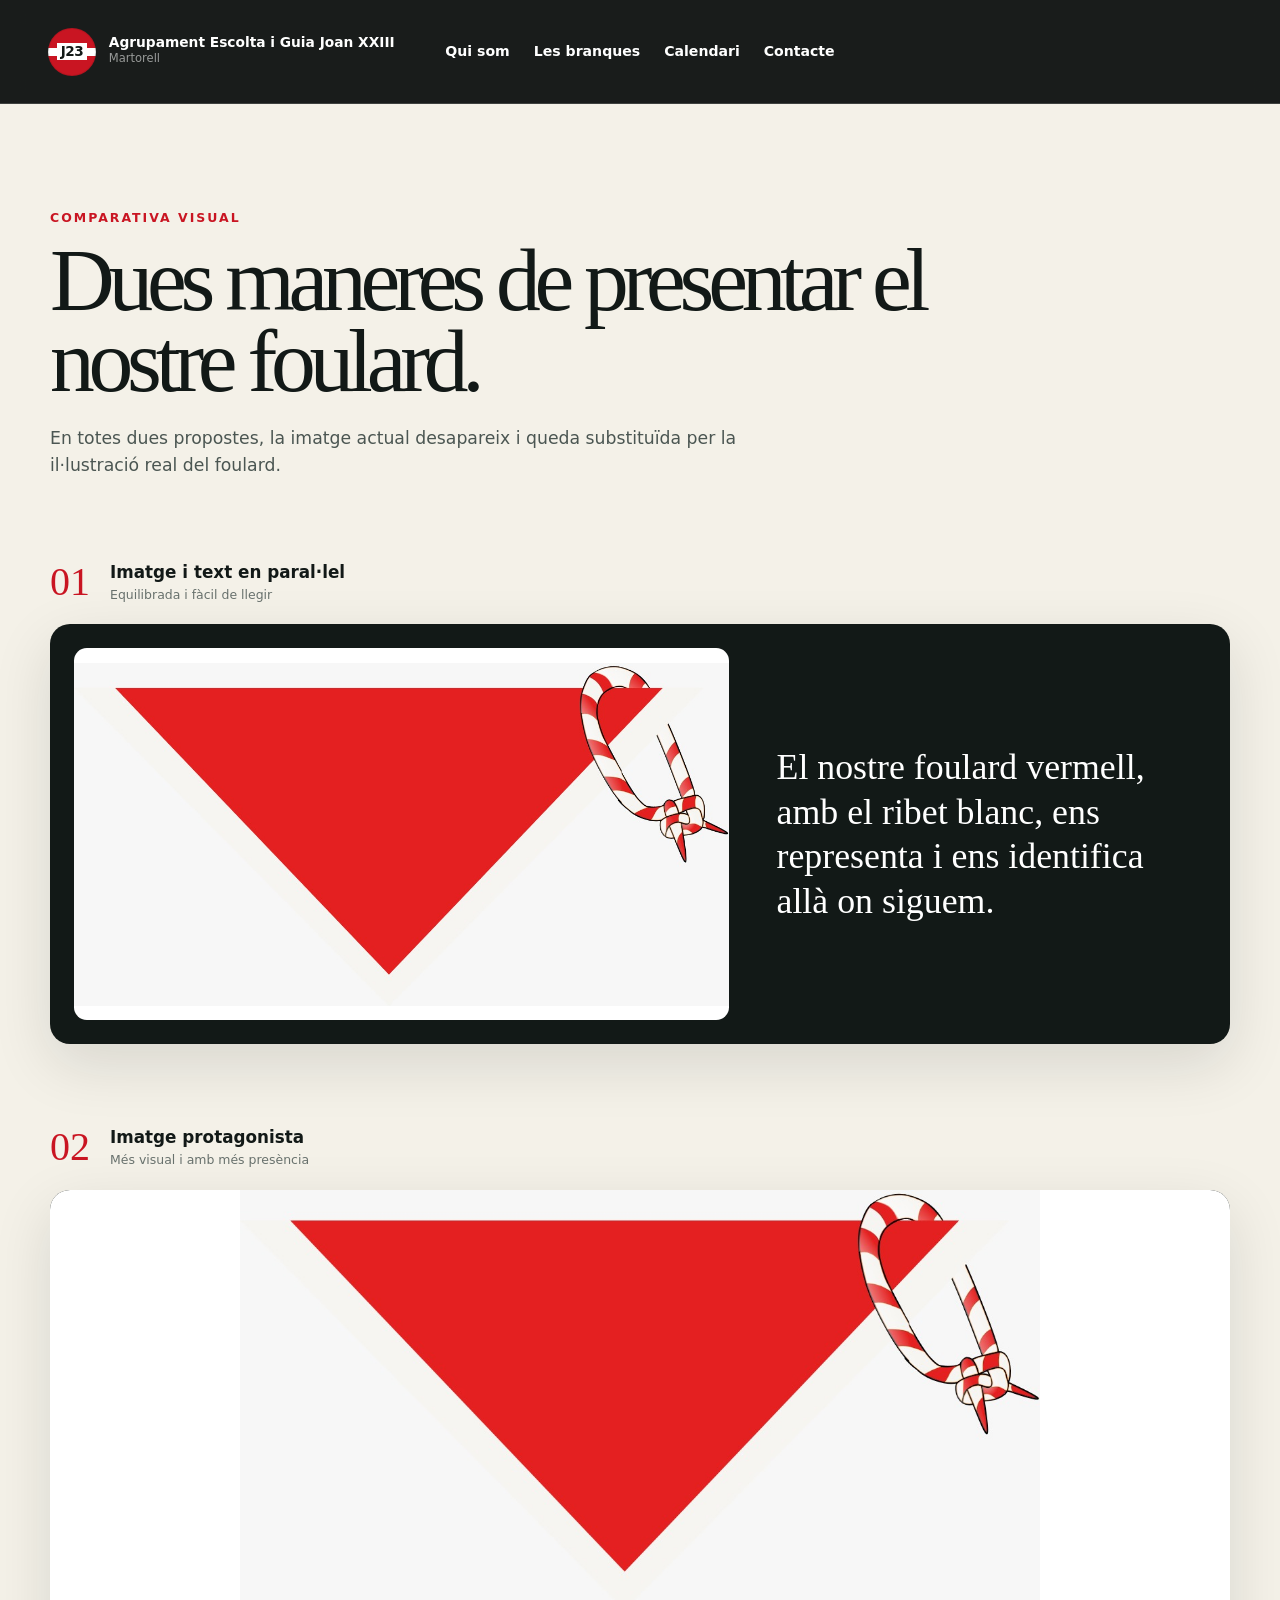
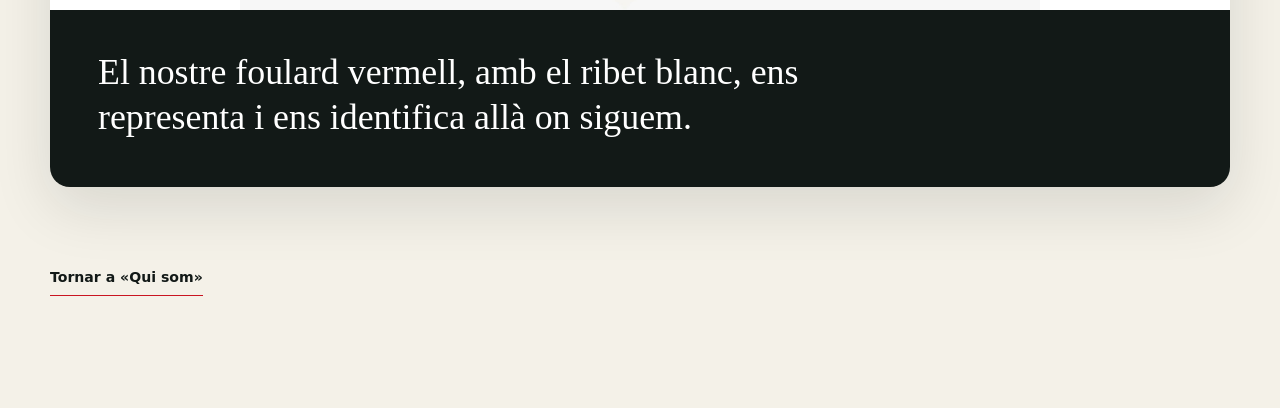
<file: foulard-propostes.html>
<!doctype html>
<html lang="ca">
<head>
  <meta charset="utf-8">
  <meta name="viewport" content="width=device-width, initial-scale=1">
  <meta name="description" content="Dues propostes visuals per presentar el foulard de l'AEiG Joan XXIII.">
  <title>Propostes del foulard · AEiG Joan XXIII</title>
  <link rel="icon" type="image/svg+xml" href="data:image/svg+xml,%3Csvg xmlns='http://www.w3.org/2000/svg' viewBox='0 0 64 64'%3E%3Ccircle cx='32' cy='32' r='30' fill='%23c91522'/%3E%3Cpath d='M10 32h44' stroke='white' stroke-width='10'/%3E%3Ctext x='32' y='40' text-anchor='middle' font-family='Arial' font-size='20' font-weight='700' fill='%23121917'%3EJ23%3C/text%3E%3C/svg%3E">
  <link rel="stylesheet" href="styles.css">
</head>
<body class="concept-three mockups-page">
  <header class="c3-header branches-header">
    <a class="site-brand c3-brand" href="index.html" aria-label="Inici de l'Agrupament Escolta i Guia Joan XXIII"><span class="brand-mark"><span>J23</span></span><span><strong>Agrupament Escolta i Guia Joan XXIII</strong><small>Martorell</small></span></a>
    <nav class="main-nav" aria-label="Navegació principal"><a href="qui-som.html">Qui som</a><a href="branques.html">Les branques</a><a href="index.html#agenda">Calendari</a><a href="index.html#contacte">Contacte</a></nav>
  </header>

  <main class="foulard-mockups">
    <header class="foulard-mockups__intro">
      <p class="eyebrow red">Comparativa visual</p>
      <h1>Dues maneres de presentar el nostre foulard.</h1>
      <p>En totes dues propostes, la imatge actual desapareix i queda substituïda per la il·lustració real del foulard.</p>
    </header>

    <section class="foulard-option">
      <div class="foulard-option__label"><span>01</span><div><strong>Imatge i text en paral·lel</strong><small>Equilibrada i fàcil de llegir</small></div></div>
      <div class="scarf-mockup scarf-mockup--split">
        <figure><img src="assets/foulard-joan-xxiii.png" alt="Foulard vermell amb ribet blanc de l'Agrupament Joan XXIII"></figure>
        <p>El nostre foulard vermell, amb el ribet blanc, ens representa i ens identifica allà on siguem.</p>
      </div>
    </section>

    <section class="foulard-option">
      <div class="foulard-option__label"><span>02</span><div><strong>Imatge protagonista</strong><small>Més visual i amb més presència</small></div></div>
      <div class="scarf-mockup scarf-mockup--stacked">
        <figure><img src="assets/foulard-joan-xxiii.png" alt="Foulard vermell amb ribet blanc de l'Agrupament Joan XXIII"></figure>
        <p>El nostre foulard vermell, amb el ribet blanc, ens representa i ens identifica allà on siguem.</p>
      </div>
    </section>

    <a class="mockups-back" href="qui-som.html">Tornar a «Qui som»</a>
  </main>
</body>
</html>
</file>
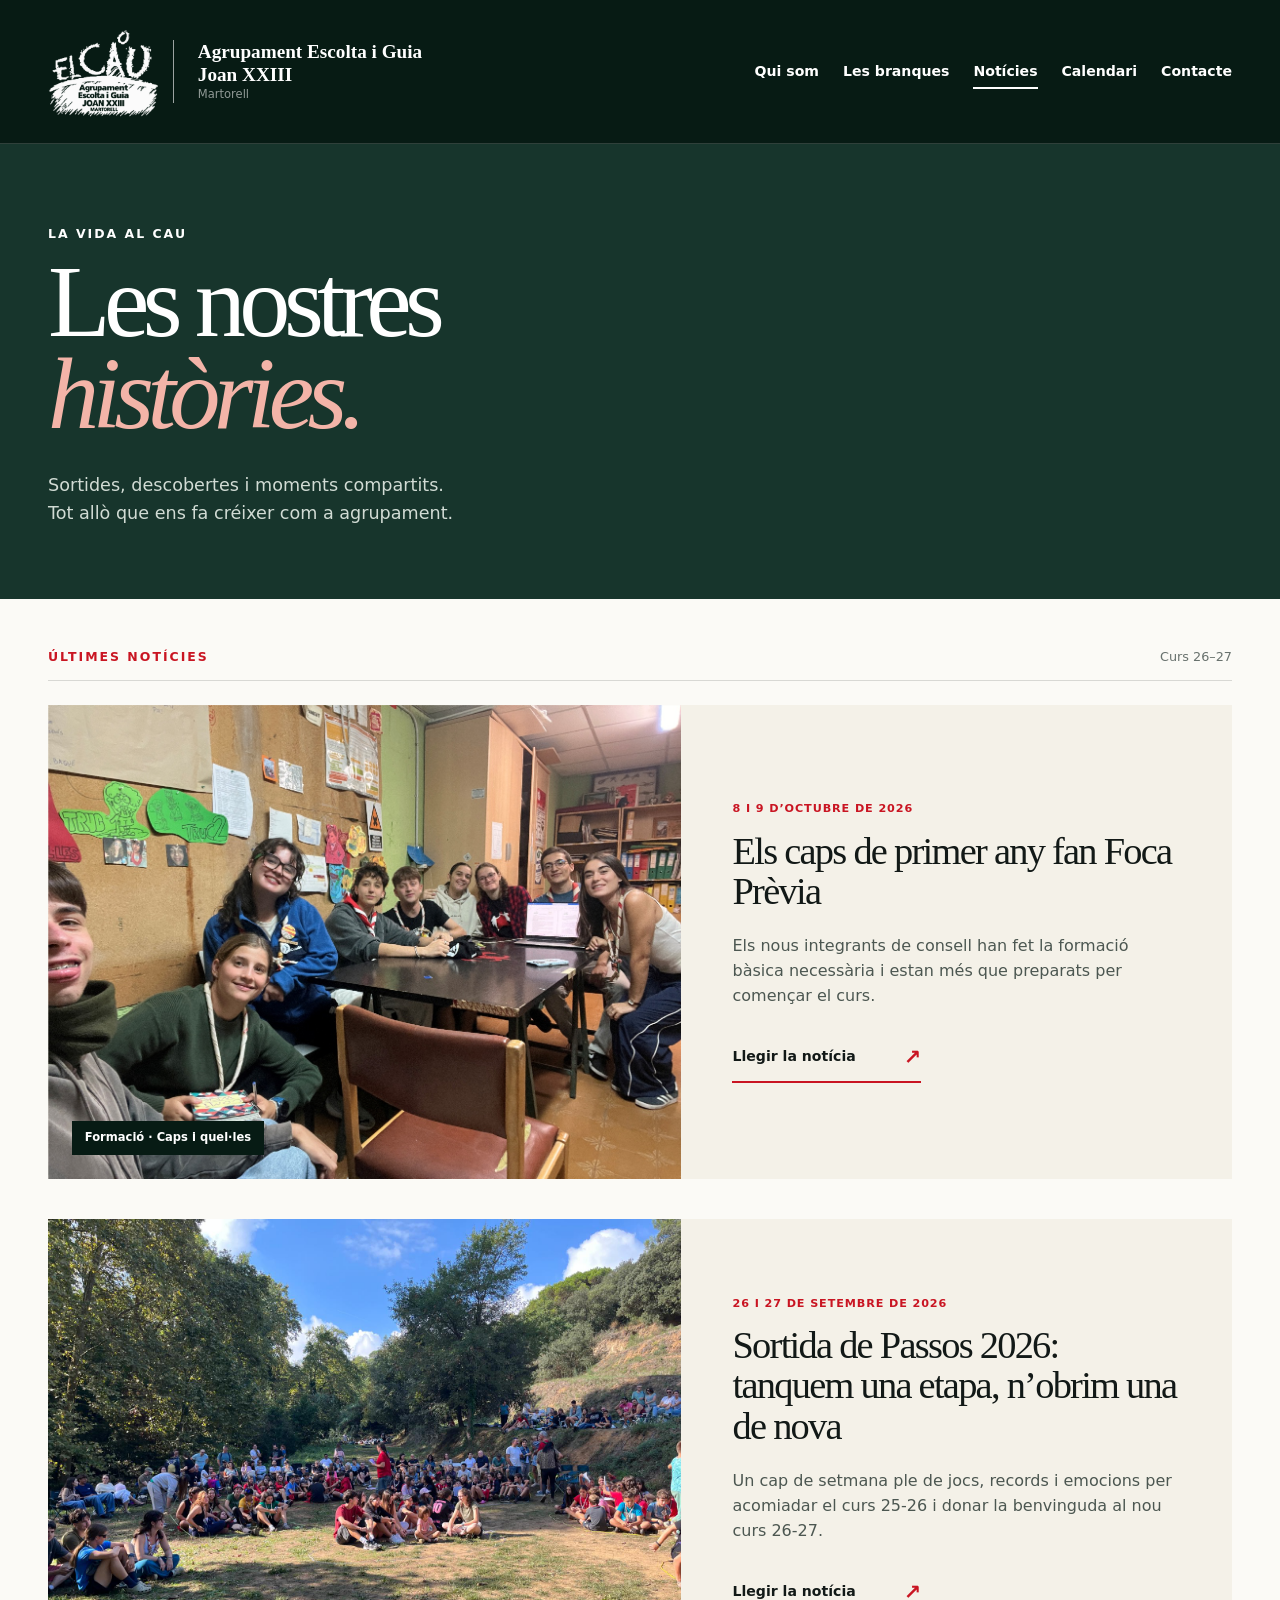
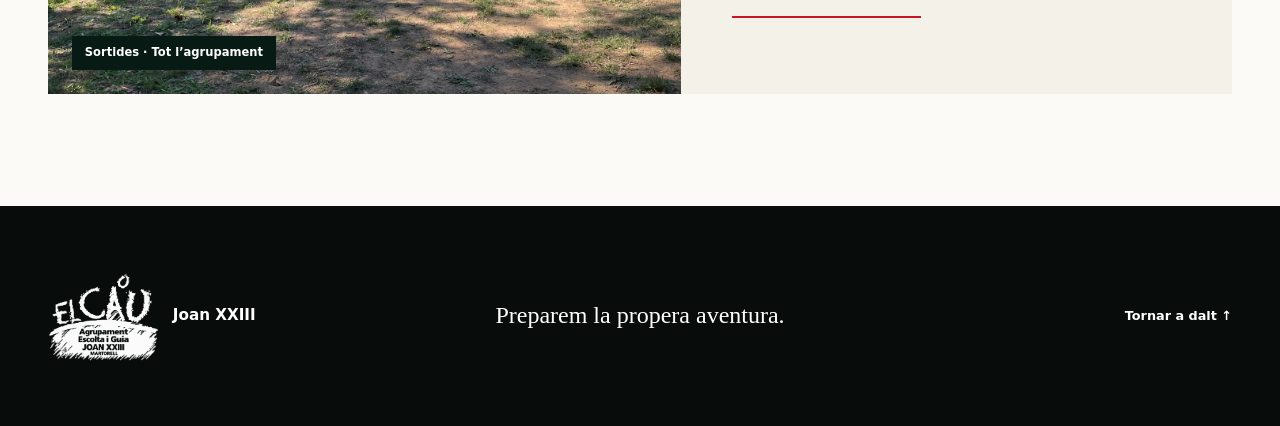
<file: noticies.html>
<!doctype html>
<html lang="ca">
<head>
  <meta charset="utf-8">
  <meta name="viewport" content="width=device-width, initial-scale=1">
  <meta name="description" content="Les notícies del CAU de Martorell. Sortides, activitats i moments compartits de l’Agrupament Joan XXIII.">
  <title>Notícies · AEiG Joan XXIII</title>
  <link rel="icon" type="image/svg+xml" href="data:image/svg+xml,%3Csvg xmlns='http://www.w3.org/2000/svg' viewBox='0 0 64 64'%3E%3Ccircle cx='32' cy='32' r='30' fill='%23c91522'/%3E%3Cpath d='M10 32h44' stroke='white' stroke-width='10'/%3E%3Ctext x='32' y='40' text-anchor='middle' font-family='Arial' font-size='20' font-weight='700' fill='%23121917'%3EJ23%3C/text%3E%3C/svg%3E">
  <link rel="stylesheet" href="styles.css">
</head>
<body class="concept-three news-page"><header class="c3-header branches-header">
    <a class="site-brand c3-brand" href="index.html" aria-label="Inici de l'Agrupament Escolta i Guia Joan XXIII"><img class="official-logo" src="assets/logo-negatiu.png" alt="Logotip del CAU de Martorell" width="1254" height="1254"><span><strong>Agrupament Escolta i Guia Joan XXIII</strong><small>Martorell</small></span></a>
    <nav class="main-nav" aria-label="Navegació principal"><a href="qui-som.html">Qui som</a><a href="branques.html">Les branques</a><a href="noticies.html" aria-current="page">Notícies</a><a href="index.html#agenda">Calendari</a><a href="index.html#contacte">Contacte</a></nav>
  </header><main id="inici"><section class="news-intro"><p class="eyebrow">La vida al cau</p><h1>Les nostres<br><em>històries.</em></h1><p>Sortides, descobertes i moments compartits.<br>Tot allò que ens fa créixer com a agrupament.</p></section><section class="news-list" aria-label="Notícies de l’agrupament"><div class="news-list-label"><p class="eyebrow red">Últimes notícies</p><span>Curs 26–27</span></div><article class="news-feature-card"><a class="news-feature-photo" href="foca-previa-2026.html" aria-label="Llegir la notícia de la Foca Prèvia 2026"><img class="foca-photo" src="assets/foca-previa-2026.jpeg" alt="Caps i quel·les durant la formació Foca Prèvia 2026 al local de l’agrupament" width="1297" height="971"><span class="photo-label">Formació · Caps i quel·les</span></a><div class="news-feature-copy"><p class="eyebrow red">8 i 9 d’octubre de 2026</p><h2><a href="foca-previa-2026.html">Els caps de primer any fan Foca Prèvia</a></h2><p>Els nous integrants de consell han fet la formació bàsica necessària i estan més que preparats per començar el curs.</p><a class="news-read" href="foca-previa-2026.html">Llegir la notícia <span aria-hidden="true">↗</span></a></div></article><article class="news-feature-card"><a class="news-feature-photo" href="sortida-de-passos-2026.html" aria-label="Llegir la notícia de la Sortida de Passos 2026"><img src="assets/sortida-passos-2026.jpeg" alt="Cerimònia de Passos 2026 de l’Agrupament Joan XXIII" width="1600" height="1200"><span class="photo-label">Sortides · Tot l’agrupament</span></a><div class="news-feature-copy"><p class="eyebrow red">26 i 27 de setembre de 2026</p><h2><a href="sortida-de-passos-2026.html">Sortida de Passos 2026: tanquem una etapa, n’obrim una de nova</a></h2><p>Un cap de setmana ple de jocs, records i emocions per acomiadar el curs 25-26 i donar la benvinguda al nou curs 26-27.</p><a class="news-read" href="sortida-de-passos-2026.html">Llegir la notícia <span aria-hidden="true">↗</span></a></div></article></section></main><footer class="c3-footer"><div class="site-brand c3-brand"><img class="official-logo" src="assets/logo-negatiu.png" alt="Logotip del CAU de Martorell" width="1254" height="1254"><span><strong>Joan XXIII</strong></span></div><p>Preparem la propera aventura.</p><a href="#">Tornar a dalt ↑</a></footer></body></html>
</file>
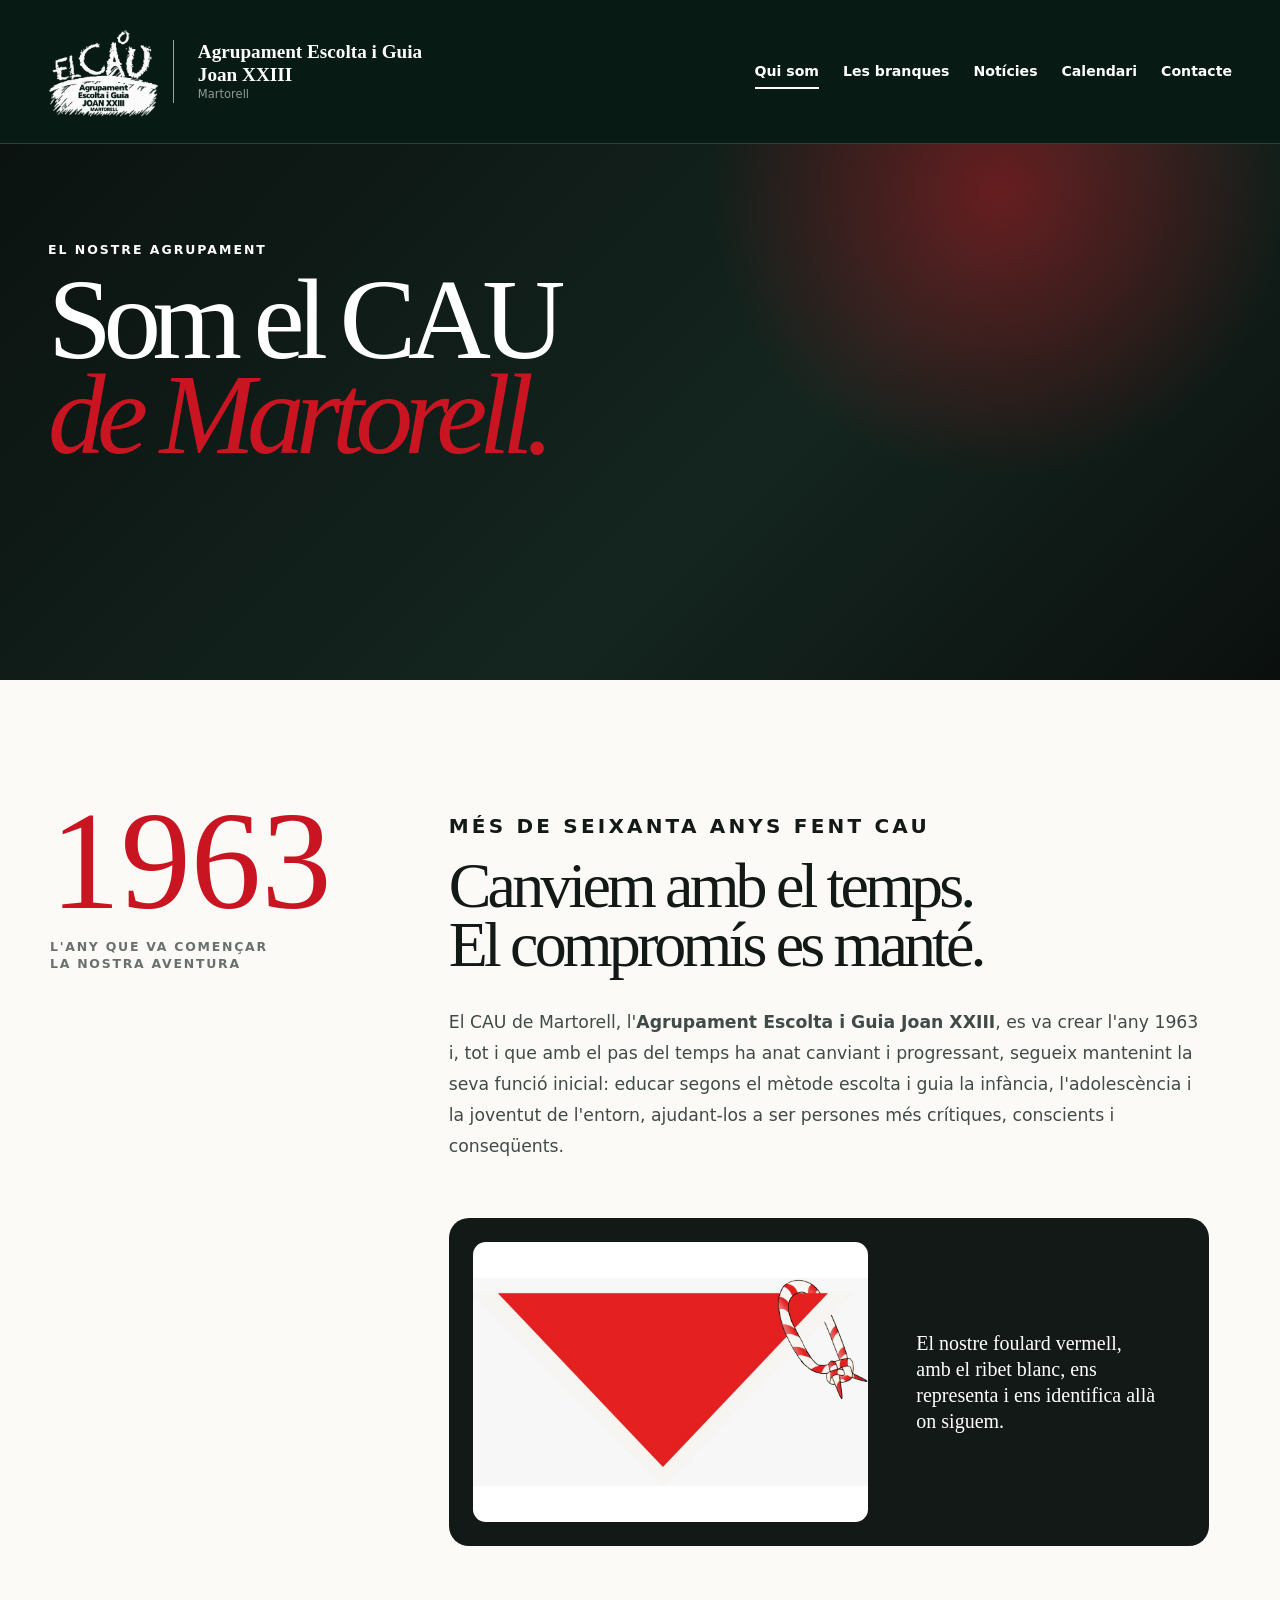
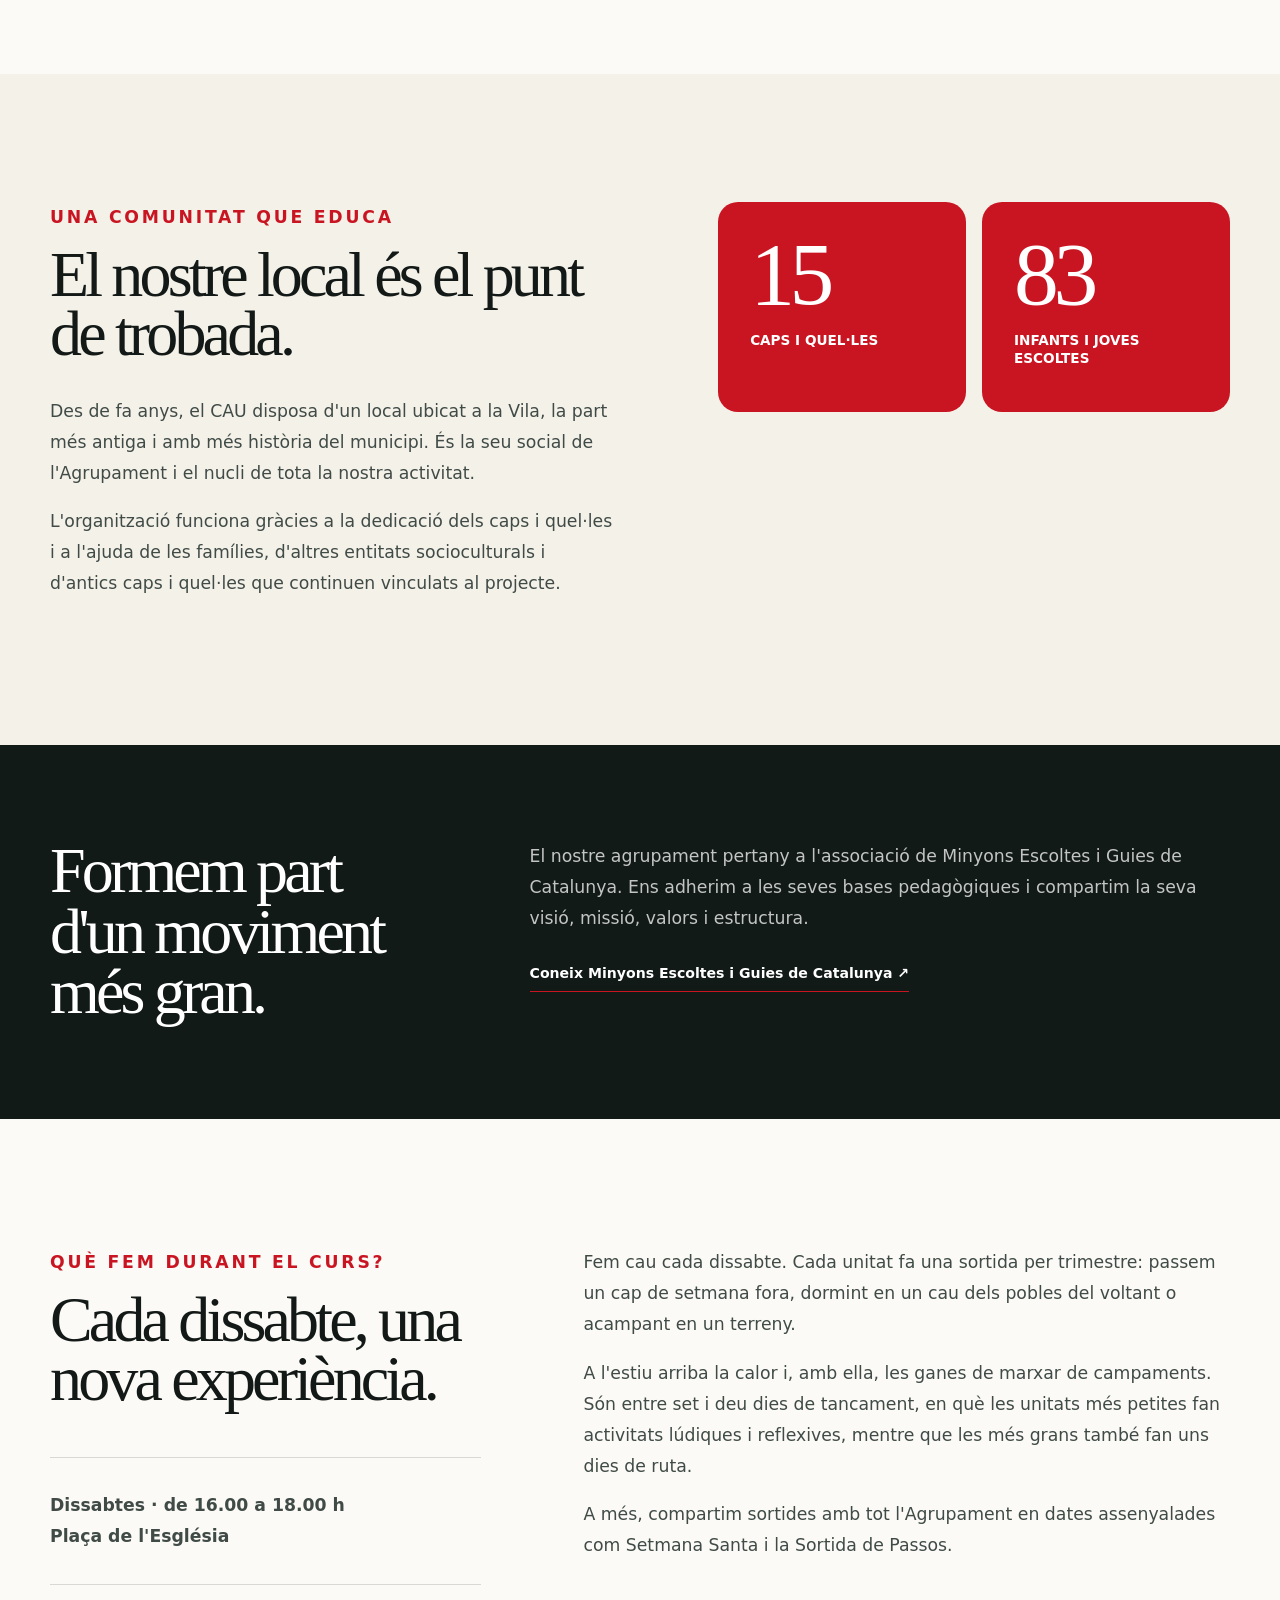
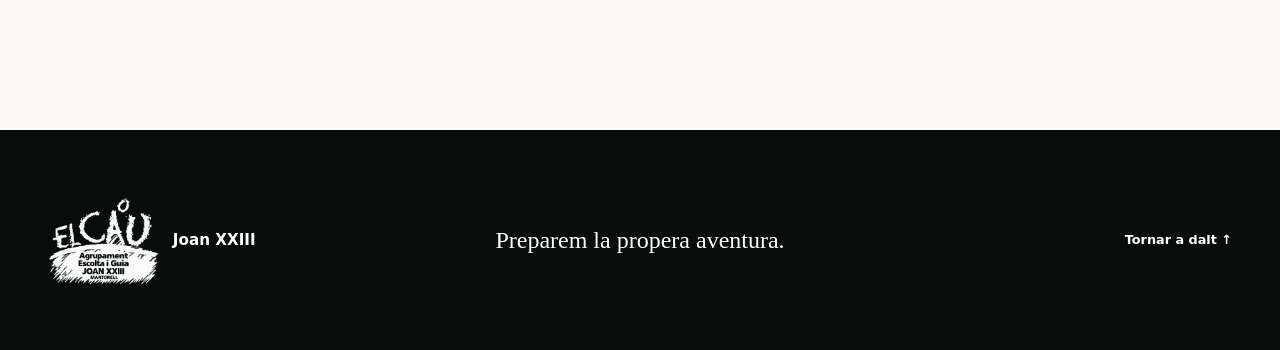
<file: qui-som.html>
<!doctype html>
<html lang="ca">
<head>
  <meta charset="utf-8">
  <meta name="viewport" content="width=device-width, initial-scale=1">
  <meta name="description" content="Coneix l'Agrupament Escolta i Guia Joan XXIII, el CAU de Martorell: la nostra història, la comunitat i les activitats que fem durant el curs.">
  <title>Qui som · AEiG Joan XXIII</title>
  <link rel="icon" type="image/svg+xml" href="data:image/svg+xml,%3Csvg xmlns='http://www.w3.org/2000/svg' viewBox='0 0 64 64'%3E%3Ccircle cx='32' cy='32' r='30' fill='%23c91522'/%3E%3Cpath d='M10 32h44' stroke='white' stroke-width='10'/%3E%3Ctext x='32' y='40' text-anchor='middle' font-family='Arial' font-size='20' font-weight='700' fill='%23121917'%3EJ23%3C/text%3E%3C/svg%3E">
  <link rel="stylesheet" href="styles.css">
</head>
<body class="concept-three about-page">
  <header class="c3-header branches-header">
    <a class="site-brand c3-brand" href="index.html" aria-label="Inici de l'Agrupament Escolta i Guia Joan XXIII"><img class="official-logo" src="assets/logo-negatiu.png" alt="Logotip del CAU de Martorell" width="1254" height="1254"><span><strong>Agrupament Escolta i Guia Joan XXIII</strong><small>Martorell</small></span></a>
    <nav class="main-nav" aria-label="Navegació principal"><a href="qui-som.html" aria-current="page">Qui som</a><a href="branques.html">Les branques</a><a href="noticies.html">Notícies</a><a href="index.html#agenda">Calendari</a><a href="index.html#contacte">Contacte</a></nav>
  </header>

  <main>
    <section class="about-hero">
      <p class="eyebrow">El nostre agrupament</p>
      <h1>Som el CAU<br><em>de Martorell.</em></h1>
    </section>

    <section class="about-intro">
      <div class="about-year">1963<small>L'any que va començar<br>la nostra aventura</small></div>
      <div class="about-copy">
        <p class="eyebrow red">Més de seixanta anys fent cau</p>
        <h2>Canviem amb el temps.<br>El compromís es manté.</h2>
        <p>El CAU de Martorell, l'<strong>Agrupament Escolta i Guia Joan XXIII</strong>, es va crear l'any 1963 i, tot i que amb el pas del temps ha anat canviant i progressant, segueix mantenint la seva funció inicial: educar segons el mètode escolta i guia la infància, l'adolescència i la joventut de l'entorn, ajudant-los a ser persones més crítiques, conscients i conseqüents.</p>
        <div class="scarf-note">
          <figure><img src="assets/foulard-joan-xxiii.png" alt="Foulard vermell amb ribet blanc de l'Agrupament Joan XXIII"></figure>
          <p>El nostre foulard vermell, amb el ribet blanc, ens representa i ens identifica allà on siguem.</p>
        </div>
      </div>
    </section>

    <section class="about-community">
      <div>
        <p class="eyebrow red">Una comunitat que educa</p>
        <h2>El nostre local és el punt de trobada.</h2>
        <p>Des de fa anys, el CAU disposa d'un local ubicat a la Vila, la part més antiga i amb més història del municipi. És la seu social de l'Agrupament i el nucli de tota la nostra activitat.</p>
        <p>L'organització funciona gràcies a la dedicació dels caps i quel·les i a l'ajuda de les famílies, d'altres entitats socioculturals i d'antics caps i quel·les que continuen vinculats al projecte.</p>
      </div>
      <div class="about-stats" aria-label="La comunitat de l'Agrupament">
        <article><strong class="count-up" data-target="17">0</strong><span>caps i quel·les</span></article>
        <article><strong class="count-up" data-target="92">0</strong><span>infants i joves escoltes</span></article>
      </div>
    </section>

    <section class="about-belong">
      <div class="about-belong-inner">
        <h2>Formem part d'un moviment més gran.</h2>
        <div>
          <p>El nostre agrupament pertany a l'associació de Minyons Escoltes i Guies de Catalunya. Ens adherim a les seves bases pedagògiques i compartim la seva visió, missió, valors i estructura.</p>
          <a href="https://www.escoltesiguies.cat/" target="_blank" rel="noopener noreferrer">Coneix Minyons Escoltes i Guies de Catalunya ↗</a>
        </div>
      </div>
    </section>

    <section class="about-week">
      <div class="about-week-grid">
        <div>
          <p class="eyebrow red">Què fem durant el curs?</p>
          <h2>Cada dissabte, una nova experiència.</h2>
          <p class="about-schedule">Dissabtes · de 16.00 a 18.00 h<br>Plaça de l'Església</p>
        </div>
        <div>
          <p>Fem cau cada dissabte. Cada unitat fa una sortida per trimestre: passem un cap de setmana fora, dormint en un cau dels pobles del voltant o acampant en un terreny.</p>
          <p>A l'estiu arriba la calor i, amb ella, les ganes de marxar de campaments. Són entre set i deu dies de tancament, en què les unitats més petites fan activitats lúdiques i reflexives, mentre que les més grans també fan uns dies de ruta.</p>
          <p>A més, compartim sortides amb tot l'Agrupament en dates assenyalades com Setmana Santa i la Sortida de Passos.</p>
        </div>
      </div>
    </section>
  </main>

  <footer class="c3-footer"><div class="site-brand c3-brand"><img class="official-logo" src="assets/logo-negatiu.png" alt="Logotip del CAU de Martorell" width="1254" height="1254"><span><strong>Joan XXIII</strong></span></div><p>Preparem la propera aventura.</p><a href="#">Tornar a dalt ↑</a></footer>
  <script>
    (() => {
      const counters = document.querySelectorAll('.count-up');
      if (!counters.length) return;
      const reducedMotion = window.matchMedia('(prefers-reduced-motion: reduce)').matches;

      const startCounter = (counter) => {
        if (counter.dataset.counted === 'true') return;
        counter.dataset.counted = 'true';
        const target = Number(counter.dataset.target);

        if (reducedMotion) {
          counter.textContent = String(target);
          return;
        }

        const duration = 1200;
        const startedAt = performance.now();
        const update = (now) => {
          const progress = Math.min((now - startedAt) / duration, 1);
          const eased = 1 - Math.pow(1 - progress, 3);
          counter.textContent = String(Math.round(target * eased));
          if (progress < 1) requestAnimationFrame(update);
        };
        requestAnimationFrame(update);
      };

      const observer = new IntersectionObserver((entries) => {
        entries.forEach((entry) => {
          if (!entry.isIntersecting) return;
          startCounter(entry.target);
          observer.unobserve(entry.target);
        });
      }, { threshold: 0.45 });

      counters.forEach((counter) => observer.observe(counter));
    })();
  </script>
</body>
</html>
</file>
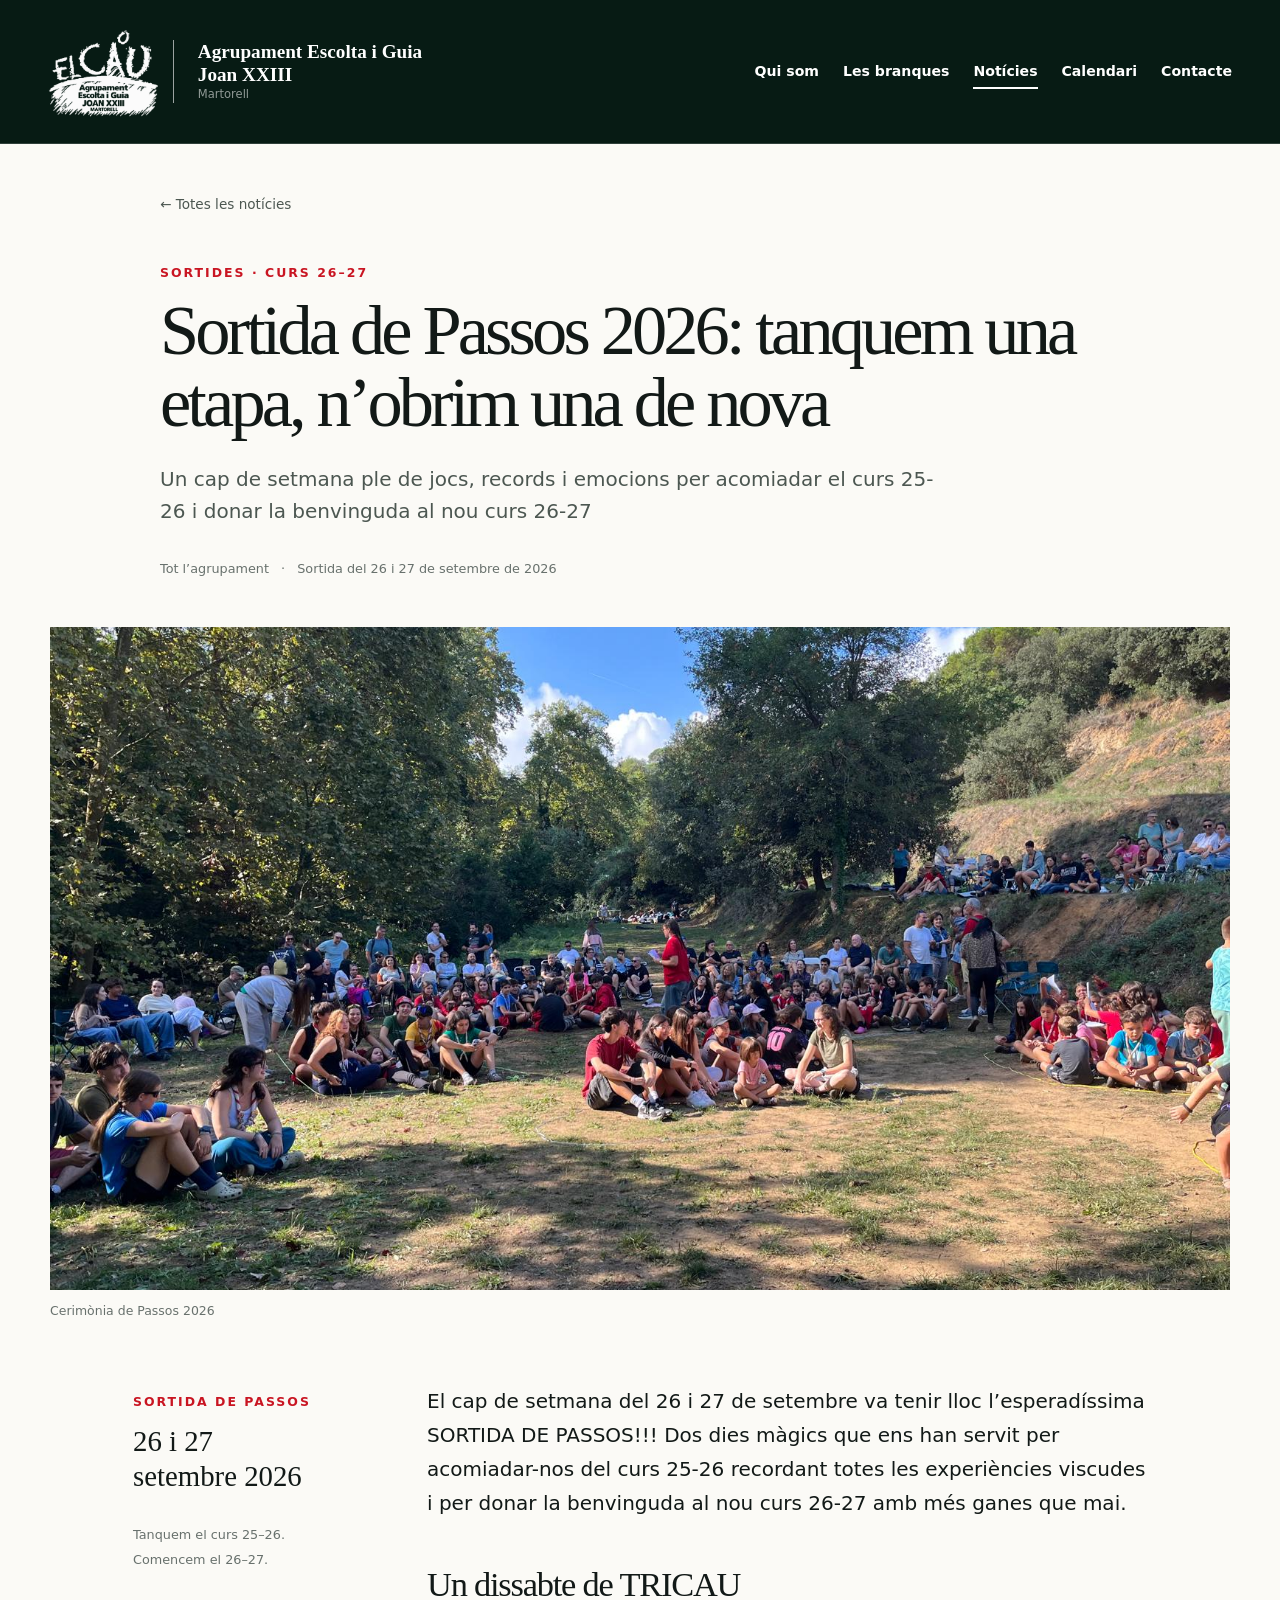
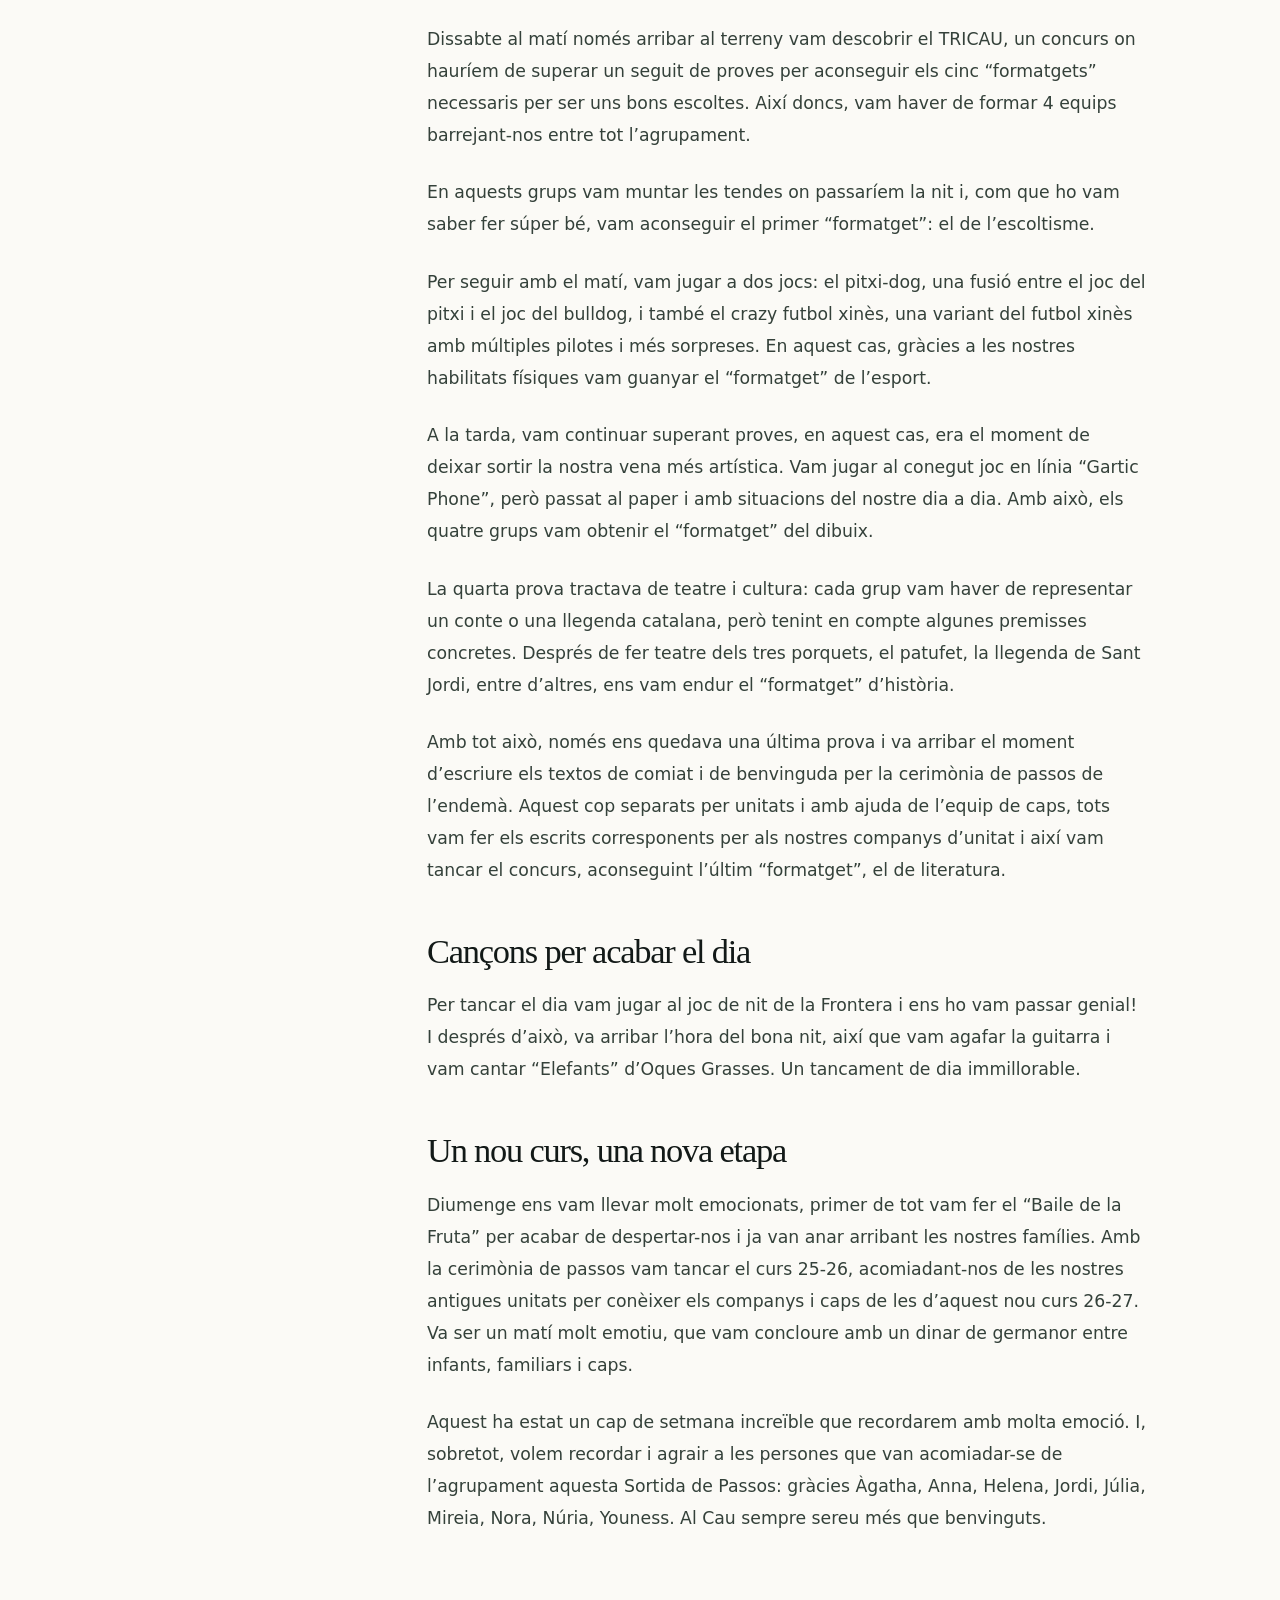
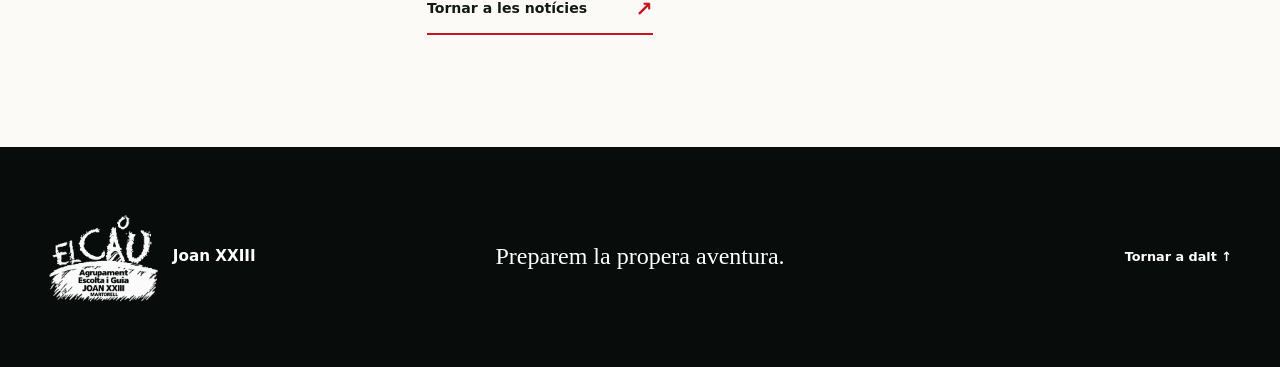
<file: sortida-de-passos-2026.html>
<!doctype html>
<html lang="ca">
<head>
  <meta charset="utf-8">
  <meta name="viewport" content="width=device-width, initial-scale=1">
  <meta name="description" content="Un cap de setmana ple de jocs, records i emocions per acomiadar el curs 25-26 i donar la benvinguda al nou curs 26-27">
  <title>Sortida de Passos 2026 · AEiG Joan XXIII</title>
  <link rel="icon" type="image/svg+xml" href="data:image/svg+xml,%3Csvg xmlns='http://www.w3.org/2000/svg' viewBox='0 0 64 64'%3E%3Ccircle cx='32' cy='32' r='30' fill='%23c91522'/%3E%3Cpath d='M10 32h44' stroke='white' stroke-width='10'/%3E%3Ctext x='32' y='40' text-anchor='middle' font-family='Arial' font-size='20' font-weight='700' fill='%23121917'%3EJ23%3C/text%3E%3C/svg%3E">
  <link rel="stylesheet" href="styles.css">
</head>
<body class="concept-three news-page"><header class="c3-header branches-header">
    <a class="site-brand c3-brand" href="index.html" aria-label="Inici de l'Agrupament Escolta i Guia Joan XXIII"><img class="official-logo" src="assets/logo-negatiu.png" alt="Logotip del CAU de Martorell" width="1254" height="1254"><span><strong>Agrupament Escolta i Guia Joan XXIII</strong><small>Martorell</small></span></a>
    <nav class="main-nav" aria-label="Navegació principal"><a href="qui-som.html">Qui som</a><a href="branques.html">Les branques</a><a href="noticies.html" aria-current="page">Notícies</a><a href="index.html#agenda">Calendari</a><a href="index.html#contacte">Contacte</a></nav>
  </header><main id="inici"><article class="news-article"><header class="article-header"><a class="news-back" href="noticies.html">← Totes les notícies</a><p class="eyebrow red">Sortides · Curs 26–27</p><h1>Sortida de Passos 2026: tanquem una etapa, n’obrim una de nova</h1><p class="article-subtitle">Un cap de setmana ple de jocs, records i emocions per acomiadar el curs 25-26 i donar la benvinguda al nou curs 26-27</p><p class="article-meta">Tot l’agrupament <span aria-hidden="true">·</span> Sortida del 26 i 27 de setembre de 2026</p></header><figure class="article-photo"><img src="assets/sortida-passos-2026.jpeg" alt="Cerimònia de Passos 2026 de l’Agrupament Joan XXIII" width="1600" height="1200"><figcaption>Cerimònia de Passos 2026</figcaption></figure><div class="article-layout"><aside class="article-aside"><p class="eyebrow red">Sortida de Passos</p><p>26 i 27<br>setembre 2026</p><span>Tanquem el curs 25–26.<br>Comencem el 26–27.</span></aside><div class="article-body"><p>El cap de setmana del 26 i 27 de setembre va tenir lloc l’esperadíssima SORTIDA DE PASSOS!!! Dos dies màgics que ens han servit per acomiadar-nos del curs 25-26 recordant totes les experiències viscudes i per donar la benvinguda al nou curs 26-27 amb més ganes que mai.</p><h2>Un dissabte de TRICAU</h2><p>Dissabte al matí només arribar al terreny vam descobrir el TRICAU, un concurs on hauríem de superar un seguit de proves per aconseguir els cinc “formatgets” necessaris per ser uns bons escoltes. Així doncs, vam haver de formar 4 equips barrejant-nos entre tot l’agrupament.</p><p>En aquests grups vam muntar les tendes on passaríem la nit i, com que ho vam saber fer súper bé, vam aconseguir el primer “formatget”: el de l’escoltisme.</p><p>Per seguir amb el matí, vam jugar a dos jocs: el pitxi-dog, una fusió entre el joc del pitxi i el joc del bulldog, i també el crazy futbol xinès, una variant del futbol xinès amb múltiples pilotes i més sorpreses. En aquest cas, gràcies a les nostres habilitats físiques vam guanyar el “formatget” de l’esport.</p><p>A la tarda, vam continuar superant proves, en aquest cas, era el moment de deixar sortir la nostra vena més artística. Vam jugar al conegut joc en línia “Gartic Phone”, però passat al paper i amb situacions del nostre dia a dia. Amb això, els quatre grups vam obtenir el “formatget” del dibuix.</p><p>La quarta prova tractava de teatre i cultura: cada grup vam haver de representar un conte o una llegenda catalana, però tenint en compte algunes premisses concretes. Després de fer teatre dels tres porquets, el patufet, la llegenda de Sant Jordi, entre d’altres, ens vam endur el “formatget” d’història.</p><p>Amb tot això, només ens quedava una última prova i va arribar el moment d’escriure els textos de comiat i de benvinguda per la cerimònia de passos de l’endemà. Aquest cop separats per unitats i amb ajuda de l’equip de caps, tots vam fer els escrits corresponents per als nostres companys d’unitat i així vam tancar el concurs, aconseguint l’últim “formatget”, el de literatura.</p><h2>Cançons per acabar el dia</h2><p>Per tancar el dia vam jugar al joc de nit de la Frontera i ens ho vam passar genial! I després d’això, va arribar l’hora del bona nit, així que vam agafar la guitarra i vam cantar “Elefants” d’Oques Grasses. Un tancament de dia immillorable.</p><h2>Un nou curs, una nova etapa</h2><p>Diumenge ens vam llevar molt emocionats, primer de tot vam fer el “Baile de la Fruta” per acabar de despertar-nos i ja van anar arribant les nostres famílies. Amb la cerimònia de passos vam tancar el curs 25-26, acomiadant-nos de les nostres antigues unitats per conèixer els companys i caps de les d’aquest nou curs 26-27. Va ser un matí molt emotiu, que vam concloure amb un dinar de germanor entre infants, familiars i caps.</p><p>Aquest ha estat un cap de setmana increïble que recordarem amb molta emoció. I, sobretot, volem recordar i agrair a les persones que van acomiadar-se de l’agrupament aquesta Sortida de Passos: gràcies Àgatha, Anna, Helena, Jordi, Júlia, Mireia, Nora, Núria, Youness. Al Cau sempre sereu més que benvinguts.</p><a class="news-read article-return" href="noticies.html">Tornar a les notícies <span aria-hidden="true">↗</span></a></div></div></article></main><footer class="c3-footer"><div class="site-brand c3-brand"><img class="official-logo" src="assets/logo-negatiu.png" alt="Logotip del CAU de Martorell" width="1254" height="1254"><span><strong>Joan XXIII</strong></span></div><p>Preparem la propera aventura.</p><a href="#">Tornar a dalt ↑</a></footer></body></html>
</file>
<file: styles.css>
:root {
  --red: #c91522;
  --red-dark: #9f1019;
  --ink: #121917;
  --pine: #17352c;
  --moss: #6e8267;
  --cream: #f4f1e8;
  --paper: #fbfaf6;
  --white: #fff;
  --muted: #68716d;
  --line: rgba(18, 25, 23, .15);
  --radius: 1.25rem;
  --shadow: 0 20px 60px rgba(20, 28, 25, .12);
}

* { box-sizing: border-box; }
html { scroll-behavior: smooth; }
body { margin: 0; color: var(--ink); font-family: Inter, ui-sans-serif, system-ui, -apple-system, BlinkMacSystemFont, "Segoe UI", sans-serif; font-size: 16px; line-height: 1.55; }
a { color: inherit; text-decoration: none; }
img { max-width: 100%; display: block; }
h1, h2, h3, p { margin-top: 0; }
.eyebrow { margin: 0 0 .8rem; font-size: .78rem; font-weight: 800; letter-spacing: .16em; text-transform: uppercase; }
.eyebrow.red { color: var(--red); }
.brand-mark { position: relative; display: inline-grid; width: 3rem; height: 3rem; flex: 0 0 auto; place-items: center; overflow: hidden; border-radius: 50%; background: linear-gradient(to bottom, var(--red) 0 41%, white 41% 59%, var(--red) 59%); border: 1px solid rgba(0,0,0,.1); }
.brand-mark span { padding: .08rem .25rem; color: var(--ink); background: white; font-size: .85rem; font-weight: 900; letter-spacing: -.04em; line-height: 1; }
.brand-mark--large { width: 5.5rem; height: 5.5rem; }
.brand-mark--large span { font-size: 1.4rem; }
.site-brand { display: flex; align-items: center; gap: .8rem; }
.site-brand > span:last-child { display: grid; }
.site-brand strong { font-size: .95rem; line-height: 1.15; }
.site-brand small { color: var(--muted); font-size: .72rem; }
.main-nav { display: flex; align-items: center; gap: 1.5rem; font-size: .88rem; font-weight: 700; }
.main-nav a { position: relative; }
.main-nav a::after { position: absolute; right: 0; bottom: -.4rem; left: 0; height: 2px; content: ""; background: var(--red); transform: scaleX(0); transition: transform .2s ease; }
.main-nav a:hover::after, .main-nav a:focus-visible::after { transform: scaleX(1); }
.primary-button { display: inline-flex; min-height: 3.25rem; align-items: center; justify-content: center; gap: 1.5rem; padding: 0 1.3rem; border-radius: 999px; background: var(--red); color: white; font-size: .9rem; font-weight: 800; }
.text-link { font-size: .9rem; font-weight: 800; }
.content-wrap { width: min(1180px, calc(100% - 3rem)); margin-inline: auto; }
.sample-note { margin: .65rem 0 0; font-size: .75rem; opacity: .65; }
.photo-credit { position: absolute; right: 1rem; bottom: .75rem; z-index: 3; margin: 0; color: rgba(255,255,255,.7); font-size: .65rem; }
.forest-photo { background-image: linear-gradient(rgba(17, 37, 30, .1), rgba(17, 37, 30, .25)), url("https://upload.wikimedia.org/wikipedia/commons/thumb/7/7a/Entre_Can_Draper_i_Sant_Esteve_d%27Olzinelles_-_P1070719.jpg/960px-Entre_Can_Draper_i_Sant_Esteve_d%27Olzinelles_-_P1070719.jpg"); background-position: center; background-size: cover; }

/* Selector */
.selector-page { min-height: 100vh; background: #eef0ec; }
.selector-shell { width: min(1450px, calc(100% - 3rem)); margin: 0 auto; padding: 4.5rem 0 2.5rem; }
.selector-intro { display: flex; max-width: 900px; align-items: center; gap: 2rem; margin-bottom: 3.5rem; }
.selector-intro h1 { margin-bottom: 1rem; font-family: Georgia, serif; font-size: clamp(2.5rem, 5vw, 5rem); letter-spacing: -.055em; line-height: .95; }
.selector-lead { max-width: 720px; margin: 0; color: #4f5955; font-size: 1.05rem; }
.concept-grid { display: grid; grid-template-columns: repeat(3, 1fr); gap: 1.5rem; align-items: start; }
.concept-card { position: relative; overflow: hidden; border: 1px solid rgba(18,25,23,.1); border-radius: 1.5rem; background: white; box-shadow: 0 10px 40px rgba(30,40,35,.08); }
.concept-card--recommended { outline: 3px solid var(--red); outline-offset: 3px; }
.recommended-label { position: absolute; top: 0; right: 1.5rem; z-index: 5; padding: .45rem .8rem .5rem; border-radius: 0 0 .65rem .65rem; background: var(--red); color: white; font-size: .72rem; font-weight: 800; letter-spacing: .04em; }
.concept-preview { position: relative; display: block; height: 280px; overflow: hidden; background: #d9ddd8; }
.concept-preview iframe { width: 1440px; height: 1000px; border: 0; pointer-events: none; transform: scale(.32); transform-origin: top left; }
.concept-preview::after { position: absolute; inset: 0; content: ""; background: linear-gradient(transparent 50%, rgba(0,0,0,.16)); }
.open-chip { position: absolute; right: 1rem; bottom: 1rem; z-index: 2; padding: .65rem .9rem; border-radius: 999px; background: white; box-shadow: 0 5px 18px rgba(0,0,0,.15); font-size: .78rem; font-weight: 800; }
.concept-copy { padding: 1.6rem 1.7rem 1.8rem; }
.concept-number { color: var(--red); font-size: .72rem; font-weight: 900; letter-spacing: .15em; }
.concept-copy h2 { margin: .25rem 0 .6rem; font-size: 1.55rem; letter-spacing: -.035em; }
.concept-copy p { color: #53605a; font-size: .93rem; }
.concept-copy ul { display: grid; gap: .35rem; margin: 1rem 0 0; padding: 0; list-style: none; font-size: .82rem; font-weight: 700; }
.concept-copy li::before { margin-right: .5rem; color: var(--red); content: "—"; }
.selector-footer { max-width: 900px; margin-top: 2rem; color: #64706a; font-size: .82rem; }

/* Shared review strip */
.review-bar { position: relative; z-index: 20; display: flex; min-height: 2.8rem; align-items: center; justify-content: space-between; padding: 0 2rem; background: var(--ink); color: white; font-size: .75rem; font-weight: 700; letter-spacing: .03em; }
.review-bar nav { display: flex; align-items: center; gap: .35rem; }
.review-bar nav > * { display: grid; width: 1.8rem; height: 1.8rem; place-items: center; border-radius: 50%; }
.review-bar nav strong { background: var(--red); }
.review-bar--light { background: white; color: var(--ink); border-bottom: 1px solid var(--line); }
.review-bar--dark { background: #090e0c; color: white; border-bottom: 1px solid rgba(255,255,255,.1); }

/* Concept 1 */
.concept-one { background: var(--paper); }
.c1-header { display: flex; width: min(1280px, calc(100% - 3rem)); min-height: 6rem; align-items: center; justify-content: space-between; margin: 0 auto; }
.c1-hero { position: relative; display: grid; min-height: 78vh; align-items: end; overflow: hidden; background-image: url("https://images.unsplash.com/photo-1642703553484-5e664eaaba4d?auto=format&fit=crop&w=1800&q=85"); background-position: center; background-size: cover; color: white; }
.c1-hero-overlay { position: absolute; inset: 0; background: linear-gradient(90deg, rgba(8,18,14,.85), rgba(8,18,14,.2) 70%), linear-gradient(0deg, rgba(8,18,14,.65), transparent 55%); }
.c1-hero-content { position: relative; z-index: 2; width: min(1180px, calc(100% - 3rem)); margin: 0 auto; padding: 7rem 0 6rem; }
.c1-hero-content h1 { max-width: 790px; margin-bottom: 1.25rem; font-family: Georgia, "Times New Roman", serif; font-size: clamp(3.1rem, 7vw, 7.4rem); font-weight: 500; letter-spacing: -.06em; line-height: .92; }
.c1-hero-content > p:not(.eyebrow) { max-width: 550px; margin-bottom: 2rem; font-size: 1.1rem; }
.c1-scarf { position: absolute; top: 0; right: 8%; z-index: 2; width: 4rem; height: 58%; background: var(--red); clip-path: polygon(0 0, 100% 0, 62% 100%, 38% 100%); }
.c1-scarf span { position: absolute; top: 0; right: 1.1rem; bottom: 0; width: .7rem; background: white; }
.c1-intro { display: grid; grid-template-columns: 80px 1.05fr 1fr; gap: 3rem; padding-block: 7rem; }
.section-index { color: var(--red); font-size: .75rem; font-weight: 900; }
.c1-intro h2, .section-heading h2, .c1-calendar h2 { margin: 0; font-family: Georgia, serif; font-size: clamp(2.2rem, 4vw, 4.5rem); font-weight: 500; letter-spacing: -.055em; line-height: 1; }
.c1-intro-text { max-width: 500px; padding-top: 2rem; }
.c1-intro-text p { color: #4e5854; font-size: 1.05rem; }
.c1-history { padding: 5rem 0; background: var(--pine); color: white; }
.c1-history-grid { display: grid; grid-template-columns: .7fr 1.3fr; gap: 6rem; }
.c1-history h2 { max-width: 390px; margin: 0; font-family: Georgia, serif; font-size: 3.5rem; font-weight: 500; letter-spacing: -.05em; line-height: 1; }
.history-line { display: grid; align-items: end; grid-template-columns: repeat(3,1fr); border-bottom: 1px solid rgba(255,255,255,.25); }
.history-line div { position: relative; display: grid; gap: .3rem; padding: 0 1rem 1.5rem 0; }
.history-line div::after { position: absolute; bottom: -.35rem; left: 0; width: .7rem; height: .7rem; border: 2px solid var(--pine); border-radius: 50%; content: ""; background: var(--red); }
.history-line strong { font-family: Georgia, serif; font-size: 2.5rem; font-weight: 500; }
.history-line span { color: rgba(255,255,255,.68); font-size: .82rem; }
.c1-branches { padding-block: 7rem; }
.section-heading { display: flex; align-items: end; justify-content: space-between; gap: 3rem; margin-bottom: 3rem; }
.section-heading > p { max-width: 390px; margin: 0; color: var(--muted); }
.branch-grid { display: grid; grid-template-columns: repeat(5, 1fr); border-top: 1px solid var(--line); border-bottom: 1px solid var(--line); }
.branch-grid article { min-height: 270px; padding: 1.5rem; border-right: 1px solid var(--line); transition: background .2s, color .2s; }
.branch-grid article:last-child { border-right: 0; }
.branch-grid article:hover { background: var(--red); color: white; }
.branch-grid span { color: var(--red); font-size: .72rem; font-weight: 900; }
.branch-grid article:hover span { color: white; }
.branch-grid h3 { margin: 5rem 0 .8rem; font-family: Georgia, serif; font-size: 1.5rem; font-weight: 500; line-height: 1.05; }
.branch-grid p { color: var(--muted); font-size: .82rem; }
.branch-grid article:hover p { color: rgba(255,255,255,.78); }
.c1-calendar { padding: 6rem 0; background: var(--red); color: white; }
.calendar-grid { display: grid; grid-template-columns: .8fr 1.2fr; gap: 6rem; }
.event-list { display: grid; }
.event-list article { display: grid; grid-template-columns: 90px 1fr 30px; align-items: center; gap: 1.5rem; padding: 1.3rem 0; border-bottom: 1px solid rgba(255,255,255,.35); }
.event-list time { display: flex; align-items: baseline; gap: .4rem; font-size: .7rem; font-weight: 800; }
.event-list time strong { font-family: Georgia, serif; font-size: 2.5rem; font-weight: 500; }
.event-list span { font-size: .7rem; font-weight: 800; text-transform: uppercase; opacity: .7; }
.event-list h3 { margin: .2rem 0 0; font-size: 1.05rem; }
.c1-news { padding-block: 7rem; }
.news-grid { display: grid; grid-template-columns: 1.4fr 1fr 1fr; gap: 2rem; }
.news-grid article { padding-top: 1rem; border-top: 1px solid var(--line); }
.news-grid article:not(.news-feature) { padding: 1.5rem; background: #f0eee7; border-top-color: var(--red); }
.news-photo { min-height: 300px; margin-bottom: 1rem; }
.news-grid span { color: var(--red); font-size: .7rem; font-weight: 900; letter-spacing: .08em; text-transform: uppercase; }
.news-grid h3 { margin: .7rem 0; font-family: Georgia, serif; font-size: 1.6rem; font-weight: 500; line-height: 1.12; }
.news-grid p { color: var(--muted); font-size: .85rem; }
.site-footer { display: flex; align-items: center; justify-content: space-between; padding: 3rem max(1.5rem, calc((100% - 1180px)/2)); background: var(--ink); color: white; }
.site-footer small { color: rgba(255,255,255,.6); }
.site-footer p { margin: 0; font-family: Georgia, serif; font-size: 1.2rem; }

/* Concept 2 */
.concept-two { background: #e9ece7; }
.c2-shell { width: min(1500px, calc(100% - 2rem)); margin: 1rem auto; overflow: hidden; border-radius: 1.8rem; background: var(--paper); box-shadow: var(--shadow); }
.c2-header { display: grid; min-height: 6.5rem; align-items: center; padding: 0 2rem; grid-template-columns: 1fr auto 1fr; border-bottom: 1px solid var(--line); }
.c2-contact { justify-self: end; padding: .8rem 1rem; border: 1px solid var(--line); border-radius: 999px; font-size: .82rem; font-weight: 800; }
.c2-hero { position: relative; display: grid; min-height: 690px; grid-template-columns: 1.08fr .92fr; }
.c2-hero::before { position: absolute; top: 0; left: 0; width: 52%; height: 100%; content: ""; background-image: radial-gradient(rgba(23,53,44,.11) 1px, transparent 1px); background-size: 20px 20px; mask-image: linear-gradient(90deg, #000, transparent); }
.c2-hero-copy { position: relative; z-index: 2; align-self: center; padding: 5rem clamp(2rem,5vw,6rem); }
.c2-hero-copy h1 { max-width: 740px; margin-bottom: 1.5rem; font-size: clamp(3.5rem, 6.8vw, 7.2rem); letter-spacing: -.075em; line-height: .86; }
.c2-hero-copy > p:not(.eyebrow) { max-width: 570px; color: #52605a; font-size: 1.12rem; }
.c2-actions { display: flex; align-items: center; gap: 1.3rem; margin-top: 2rem; }
.c2-values { display: flex; gap: .5rem; margin-top: 3rem; }
.c2-values span { padding: .55rem .8rem; border: 1px solid var(--line); border-radius: 999px; font-size: .72rem; font-weight: 800; }
.c2-hero-visual { position: relative; min-height: 610px; margin: 2rem 2rem 2rem 0; }
.c2-photo { position: absolute; inset: 2.5rem 0 0 2rem; border-radius: 50% 50% 1.3rem 1.3rem; box-shadow: var(--shadow); }
.c2-map-label { position: absolute; top: 0; left: 0; z-index: 3; display: grid; padding: 1rem 1.2rem; border-radius: 1rem; background: white; box-shadow: var(--shadow); }
.c2-map-label strong { font-size: .8rem; }
.c2-map-label span { color: var(--muted); font-size: .7rem; }
.c2-sticker { position: absolute; right: -1rem; bottom: 2rem; z-index: 3; display: grid; width: 6.6rem; height: 6.6rem; place-items: center; border-radius: 50%; background: var(--red); color: white; font-size: .85rem; font-weight: 900; letter-spacing: .12em; line-height: 1.1; text-align: center; transform: rotate(8deg); }
.c2-bento { display: grid; padding: 1rem 2rem 5rem; grid-template-columns: 1.3fr .75fr 1fr; gap: 1rem; }
.bento-card { min-height: 310px; padding: 2rem; border-radius: var(--radius); background: white; border: 1px solid var(--line); }
.card-kicker { display: block; margin-bottom: 2rem; color: var(--red); font-size: .72rem; font-weight: 900; letter-spacing: .12em; text-transform: uppercase; }
.bento-about h2 { max-width: 520px; font-size: clamp(2rem, 3vw, 3.5rem); letter-spacing: -.055em; line-height: .95; }
.bento-about p { max-width: 520px; color: var(--muted); }
.bento-about a { font-size: .82rem; font-weight: 900; }
.bento-history { display: flex; flex-direction: column; background: var(--pine); color: white; }
.bento-history .card-kicker { color: rgba(255,255,255,.7); }
.bento-history strong { margin-top: auto; font-size: 6rem; letter-spacing: -.09em; line-height: .8; }
.bento-history p { max-width: 190px; margin: 1rem 0 .5rem; }
.bento-history small { color: rgba(255,255,255,.55); font-size: .65rem; }
.bento-next { display: grid; grid-template-columns: 85px 1fr 32px; align-items: end; background: var(--red); color: white; }
.bento-next .card-kicker { grid-column: 1/-1; align-self: start; color: rgba(255,255,255,.7); }
.bento-next time { display: grid; }
.bento-next time strong { font-size: 4.5rem; letter-spacing: -.08em; line-height: .85; }
.bento-next time span { font-size: .75rem; font-weight: 900; }
.bento-next h3 { margin-bottom: .3rem; font-size: 1.25rem; }
.bento-next p { margin: 0; font-size: .75rem; opacity: .7; }
.bento-next a { display: grid; width: 2rem; height: 2rem; place-items: center; border-radius: 50%; background: white; color: var(--red); }
.c2-branches, .c2-calendar-section, .c2-news { padding: 6rem clamp(2rem,5vw,6rem); }
.c2-branches { background: white; }
.c2-branches > header, .c2-news > header { display: flex; align-items: end; justify-content: space-between; gap: 3rem; margin-bottom: 3rem; }
.c2-branches h2, .c2-calendar-section h2, .c2-news h2 { margin: 0; font-size: clamp(2.5rem, 4vw, 4.7rem); letter-spacing: -.065em; line-height: .95; }
.c2-branches header > p { max-width: 400px; margin: 0; color: var(--muted); }
.c2-branch-list { display: grid; border-top: 1px solid var(--line); }
.c2-branch-list a { display: grid; align-items: center; padding: 1.2rem .5rem; grid-template-columns: 65px 1.3fr 1fr 40px; border-bottom: 1px solid var(--line); transition: padding .2s, background .2s; }
.c2-branch-list a:hover { padding-inline: 1.2rem; background: var(--cream); }
.c2-branch-list span { color: var(--red); font-size: .72rem; font-weight: 900; }
.c2-branch-list strong { font-size: 1.35rem; letter-spacing: -.03em; }
.c2-branch-list small { color: var(--muted); }
.c2-calendar-section { background: var(--pine); color: white; }
.c2-calendar-section header { margin-bottom: 3rem; }
.c2-events { display: grid; grid-template-columns: repeat(3,1fr); gap: 1rem; }
.c2-events article { display: grid; min-height: 230px; padding: 1.5rem; border: 1px solid rgba(255,255,255,.2); border-radius: var(--radius); }
.c2-events time { color: #ff9aa2; font-size: 2.3rem; font-weight: 900; letter-spacing: -.05em; }
.c2-events span { align-self: end; color: rgba(255,255,255,.6); font-size: .72rem; font-weight: 800; text-transform: uppercase; }
.c2-events h3 { margin: .35rem 0; font-size: 1.25rem; }
.c2-events b { font-size: .75rem; }
.c2-news { background: #f0f2ee; }
.c2-news-grid { display: grid; grid-template-columns: repeat(3,1fr); gap: 1rem; }
.c2-news-grid article { min-height: 320px; padding: 2rem; border-radius: var(--radius); background: white; }
.c2-news-grid .red-post { background: var(--red); color: white; transform: translateY(-1.2rem) rotate(-1deg); }
.post-type { display: inline-block; margin-bottom: 4rem; padding: .4rem .6rem; border: 1px solid currentColor; border-radius: 999px; font-size: .68rem; font-weight: 900; text-transform: uppercase; }
.c2-news-grid h3 { font-size: 1.55rem; letter-spacing: -.04em; line-height: 1.05; }
.c2-news-grid p { font-size: .85rem; opacity: .7; }
.c2-news-grid small { display: block; margin-top: 2rem; font-size: .68rem; font-weight: 800; }
.c2-footer { display: flex; align-items: center; justify-content: space-between; padding: 3rem 2rem; background: var(--ink); color: white; }
.c2-footer small { color: rgba(255,255,255,.55); }
.c2-footer p { margin: 0; font-weight: 800; }

/* Concept 3 */
.concept-three { background: #0c1210; color: white; }
.c3-header { position: absolute; top: 2.8rem; right: 0; left: 0; z-index: 10; display: grid; min-height: 6.5rem; align-items: center; padding: 0 3rem; grid-template-columns: 1fr auto 1fr; border-bottom: 1px solid rgba(255,255,255,.16); color: white; }
.c3-brand small { color: rgba(255,255,255,.55); }
.c3-header .c3-brand { min-width: 0; }
.c3-header .c3-brand > span:last-child { max-width: 18rem; }
.c3-header .c3-brand strong { font-size: .86rem; }
.c3-header .main-nav a::after { background: white; }
.c3-menu { justify-self: end; display: flex; align-items: center; gap: .7rem; font-size: .8rem; font-weight: 800; }
.c3-menu span { display: grid; width: 2.6rem; height: 2.6rem; place-items: center; border: 1px solid rgba(255,255,255,.35); border-radius: 50%; }
.c3-header .main-nav { justify-self: end; }
.c3-header .main-nav a[aria-current="page"]::after { transform: scaleX(1); }
.site-live .c3-header, .branches-page .c3-header, .about-page .c3-header { grid-template-columns: minmax(0, 1fr) auto; gap: 2rem; min-height: 9rem; background: #071b14; }
.official-logo { display: block; width: 7rem; height: 7rem; flex: 0 0 auto; object-fit: contain; padding: 0; background: transparent; border-radius: 0; filter: none; mix-blend-mode: normal; }
.c3-header .official-logo + span { max-width: 24rem; padding-left: 1.5rem; border-left: 1px solid rgba(255,255,255,.6); }
.c3-header .official-logo + span strong { font-family: Georgia, serif; font-size: 1.2rem; line-height: 1.2; }
.site-live .c3-bg { top: 9rem; background-image: linear-gradient(180deg,rgba(5,10,8,.52) 0%,rgba(5,10,8,.24) 44%,rgba(5,10,8,.04) 72%), url("assets/cau-grup-portada.png"); filter: none; background-position: center 65%; }
.site-live .c3-bg::after { background: linear-gradient(0deg,rgba(8,13,11,.25),transparent 45%); }
.site-live .c3-hero-main { padding-top: clamp(13rem,26vh,18rem); padding-bottom: 13rem; }
.site-live .c3-hero-main h1 { font-size: clamp(4rem,8.5vw,9rem); line-height: .95; letter-spacing: -.055em; }
.site-live .c3-side-note { display: none; }
.c3-hero { position: relative; min-height: calc(100vh - 2.8rem); overflow: hidden; }
.c3-bg { position: absolute; inset: 0; background-image: linear-gradient(90deg, rgba(5,10,8,.94) 0%, rgba(5,10,8,.62) 56%, rgba(5,10,8,.2)), url("https://images.unsplash.com/photo-1642703553484-5e664eaaba4d?auto=format&fit=crop&w=1900&q=85"); background-position: center; background-size: cover; filter: saturate(.65) contrast(1.08); }
.c3-bg::after { position: absolute; inset: 0; content: ""; background: linear-gradient(0deg, rgba(8,13,11,.8), transparent 45%); }
.c3-grain { position: absolute; inset: 0; opacity: .2; background-image: radial-gradient(rgba(255,255,255,.22) .5px, transparent .5px); background-size: 6px 6px; }
.c3-hero-main { position: relative; z-index: 2; width: min(1300px, calc(100% - 6rem)); margin: 0 auto; padding-top: clamp(13rem, 25vh, 18rem); }
.c3-hero-main h1 { max-width: 1050px; margin-bottom: 3rem; font-family: Georgia, serif; font-size: clamp(4rem, 9.4vw, 10rem); font-weight: 500; letter-spacing: -.08em; line-height: .78; }
.c3-hero-main h1 em { color: var(--red); font-weight: 500; }
.c3-hero-main > p:not(.eyebrow) { max-width: 560px; color: rgba(255,255,255,.78); font-size: 1.2rem; line-height: 1.6; }
.c3-round-link { position: absolute; right: 5%; bottom: -2.5rem; display: grid; width: 9rem; height: 9rem; place-items: center; border-radius: 50%; background: var(--red); color: white; text-align: center; transform: rotate(-8deg); }
.c3-round-link span { font-size: .8rem; font-weight: 900; line-height: 1.2; }
.c3-round-link b { position: absolute; right: 2rem; bottom: 1.3rem; }
@media (min-width: 761px) {
  .site-live .c3-round-link { bottom: 6rem; }
}
.c3-side-note { position: absolute; right: 3rem; bottom: 4rem; z-index: 2; display: grid; width: 170px; grid-template-columns: auto 1fr; gap: .2rem .8rem; }
.c3-side-note strong { font-family: Georgia, serif; font-size: 4rem; font-weight: 500; line-height: .8; }
.c3-side-note span { align-self: center; font-size: .75rem; font-weight: 900; line-height: 1.15; text-transform: uppercase; }
.c3-side-note small { grid-column: 1/-1; color: rgba(255,255,255,.45); font-size: .6rem; }
.c3-manifest { padding: 9rem max(3rem, calc((100% - 1300px)/2)); background: var(--cream); color: var(--ink); }
.manifest-kicker { color: var(--red); font-size: .78rem; font-weight: 900; letter-spacing: .14em; text-transform: uppercase; }
.c3-manifest h2 { max-width: 1250px; margin: 2rem 0 4rem; font-family: Georgia, serif; font-size: clamp(2.8rem, 5.3vw, 6rem); font-weight: 500; letter-spacing: -.06em; line-height: .98; }
.manifest-bottom { display: flex; align-items: center; justify-content: space-between; padding-top: 1.5rem; border-top: 1px solid var(--line); }
.manifest-bottom p { margin: 0; font-weight: 800; }
.manifest-bottom a { font-size: .8rem; font-weight: 900; }
.about-link { display: inline-flex; align-items: center; gap: .65rem; padding-bottom: .4rem; border-bottom: 1px solid var(--red); }
.about-link span { color: var(--red); font-size: 1rem; }
.c3-branches { padding: 8rem max(3rem, calc((100% - 1300px)/2)); background: #111a17; }
.c3-branches > header { display: flex; align-items: end; justify-content: space-between; margin-bottom: 5rem; }
.c3-branches h2, .c3-agenda h2, .c3-news h2 { margin: 0; font-family: Georgia, serif; font-size: clamp(3.5rem, 6vw, 7rem); font-weight: 500; letter-spacing: -.07em; line-height: .88; }
.patch-grid { display: grid; grid-template-columns: repeat(5,1fr); gap: 1rem; }
.patch-grid a { display: grid; min-height: 310px; justify-items: center; align-content: center; gap: 1.3rem; padding: 1.5rem; border: 1px solid rgba(255,255,255,.12); border-radius: 50% 50% 1rem 1rem; text-align: center; transition: background .2s, transform .2s; }
.patch-grid a:hover { background: var(--red); transform: translateY(-8px); }
.patch { display: grid; width: 7rem; height: 7rem; place-items: center; border: .7rem solid #f1eee2; border-radius: 50%; background: var(--red); box-shadow: inset 0 0 0 3px var(--ink); font-family: Georgia, serif; font-size: 1.6rem; font-style: italic; }
.patch-1 { background: #e87918; }
.patch-2 { background: #f2c84b; color: #151a18; }
.patch-3 { background: #286fa8; }
.patch-4 { background: #c91522; }
.patch-5 { background: #3f7f4f; }
.patch-grid strong { font-size: 1rem; line-height: 1.15; }
.patch-grid small { color: rgba(255,255,255,.55); font-size: .68rem; font-weight: 900; letter-spacing: .12em; text-transform: uppercase; }
.c3-agenda { display: grid; padding: 8rem max(3rem, calc((100% - 1300px)/2)); grid-template-columns: .7fr 1.3fr; gap: 6rem; background: white; color: var(--ink); }
.c3-agenda-list { display: grid; }
.agenda-intro { margin: 2rem 0; color: var(--muted); font-size: 1.08rem; }
.agenda-links { display: grid; gap: 1.2rem; justify-items: start; margin-top: 1.75rem; }
.agenda-links a { padding-bottom: .35rem; border-bottom: 1px solid var(--red); font-size: .95rem; font-weight: 700; }
.agenda-calendar { min-width: 0; }
.agenda-calendar iframe { display: block; width: 100%; height: 580px; border: 1px solid var(--line); border-radius: .8rem; background: white; }
.agenda-fallback { margin-top: 1rem; color: var(--muted); font-size: .875rem; }
.agenda-fallback a { color: var(--ink); text-decoration: underline; }
.c3-agenda-list article { display: grid; align-items: center; padding: 1.5rem 0; grid-template-columns: 90px 1fr 50px; gap: 1.5rem; border-bottom: 1px solid var(--line); }
.c3-agenda-list time { display: grid; }
.c3-agenda-list time b { font-family: Georgia, serif; font-size: 3.5rem; font-weight: 500; line-height: .8; }
.c3-agenda-list time span { color: var(--red); font-size: .7rem; font-weight: 900; }
.c3-agenda-list small { color: var(--muted); font-size: .7rem; font-weight: 800; text-transform: uppercase; }
.c3-agenda-list h3 { margin: .25rem 0 0; font-size: 1.2rem; }
.c3-agenda-list a { display: grid; width: 2.8rem; height: 2.8rem; place-items: center; border: 1px solid var(--line); border-radius: 50%; }
.c3-news { padding: 8rem max(3rem, calc((100% - 1300px)/2)); background: var(--red); }
.c3-news > header { margin-bottom: 4rem; }
.c3-stories { border-top: 1px solid rgba(255,255,255,.3); }
.c3-stories article { display: grid; padding: 2rem 0; grid-template-columns: 100px 1fr; border-bottom: 1px solid rgba(255,255,255,.3); }
.c3-stories article > div:last-child { display: grid; grid-template-columns: 150px 1fr auto; align-items: center; gap: 2rem; }
.c3-stories span { font-size: .7rem; font-weight: 900; letter-spacing: .12em; }
.c3-stories h3 { max-width: 760px; margin: 0; font-family: Georgia, serif; font-size: 2rem; font-weight: 500; line-height: 1.05; }
.c3-stories p { grid-column: 2; max-width: 650px; margin: .7rem 0 0; color: rgba(255,255,255,.72); }
.c3-stories a { font-size: .8rem; font-weight: 900; }
.story-number { color: rgba(255,255,255,.45); font-family: Georgia, serif; font-size: 1.5rem; }
.contact-section { display: grid; min-height: 720px; padding: 7rem max(3rem, calc((100% - 1300px)/2)); grid-template-columns: 1fr 1fr; gap: clamp(3rem,6vw,7rem); background: var(--paper); color: var(--ink); }
.contact-map { min-height: 560px; overflow: hidden; border-radius: var(--radius); background: #dce3dd; box-shadow: var(--shadow); }
.contact-map iframe { width: 100%; height: 100%; min-height: 560px; border: 0; }
.contact-content { align-self: center; }
.contact-content h2 { max-width: 620px; margin: 0 0 3.5rem; font-family: Georgia, serif; font-size: clamp(3.5rem,6vw,6.5rem); font-weight: 500; letter-spacing: -.07em; line-height: .88; }
.contact-grid { display: grid; grid-template-columns: 1fr 1fr; gap: 2.5rem 3rem; }
.contact-grid article { padding-top: 1rem; border-top: 1px solid var(--line); }
.contact-grid h3 { margin: 0 0 1rem; font-size: .78rem; letter-spacing: .12em; text-transform: uppercase; }
.contact-grid p { margin: 0 0 .65rem; color: #4b5652; font-size: 1rem; line-height: 1.65; }
.contact-grid a { padding-bottom: .2rem; border-bottom: 1px solid rgba(201,21,34,.4); font-size: .86rem; font-weight: 800; }
.contact-join { display: flex; align-items: center; justify-content: space-between; gap: 2rem; margin-top: 3.5rem; padding: 1.5rem 0; border-top: 1px solid var(--line); border-bottom: 1px solid var(--line); }
.contact-join p { margin: 0; font-family: Georgia, serif; font-size: 1.35rem; }
.contact-join a { flex: 0 0 auto; padding: .9rem 1.2rem; border-radius: 999px; background: var(--red); color: white; font-size: .82rem; font-weight: 900; }
.c3-footer { display: grid; min-height: 220px; align-items: center; padding: 3rem max(3rem, calc((100% - 1300px)/2)); grid-template-columns: 1fr auto 1fr; background: #080c0b; }
.c3-footer p { margin: 0; font-family: Georgia, serif; font-size: 1.5rem; }
.c3-footer > a { justify-self: end; font-size: .8rem; font-weight: 800; }

/* Live site and branch detail page */
.site-live .c3-header { top: 0; }
.site-live .c3-hero { min-height: 100vh; }
.content-pending { color: var(--muted); font-size: .78rem; font-weight: 800; }
.section-link { padding-bottom: .35rem; border-bottom: 1px solid rgba(255,255,255,.35); font-size: .8rem; font-weight: 900; }
.event-arrow { display: grid; width: 2.8rem; height: 2.8rem; place-items: center; border: 1px solid var(--line); border-radius: 50%; }
.story-link { justify-self: end; font-size: .8rem; font-weight: 900; }

.branches-page { background: var(--cream); color: var(--ink); }
.branches-header { top: 0; background: rgba(8,12,11,.93); backdrop-filter: blur(12px); }
.branches-hero { min-height: 680px; padding: 15rem max(3rem, calc((100% - 1300px)/2)) 6rem; background: radial-gradient(circle at 82% 28%, rgba(201,21,34,.42), transparent 28%), linear-gradient(135deg, #0a100e 0%, #14251f 60%, #0b100e 100%); color: white; }
.branches-hero h1 { max-width: 1080px; margin: 0 0 2rem; font-family: Georgia, serif; font-size: clamp(4rem, 8vw, 8.5rem); font-weight: 500; letter-spacing: -.075em; line-height: .82; }
.branches-hero h1 em { color: var(--red); font-weight: 500; }
.branches-hero > p:last-child { max-width: 900px; margin: 0; color: rgba(255,255,255,.76); font-size: 1.08rem; line-height: 1.75; }
.branch-jump { position: sticky; top: 0; z-index: 8; display: grid; padding: 0 max(3rem, calc((100% - 1300px)/2)); grid-template-columns: repeat(5,1fr); background: white; border-bottom: 1px solid var(--line); box-shadow: 0 8px 26px rgba(18,25,23,.06); }
.branch-jump a { display: flex; min-height: 4.5rem; align-items: center; justify-content: center; gap: .6rem; padding: .8rem; border-right: 1px solid var(--line); font-size: .73rem; font-weight: 850; text-align: center; }
.branch-jump a:first-child { border-left: 1px solid var(--line); }
.branch-jump a:hover, .branch-jump a:focus-visible { background: var(--cream); }
.jump-dot { width: .75rem; height: .75rem; flex: 0 0 auto; border-radius: 50%; background: var(--red); }
.branch-detail { --branch-tint: rgba(201,21,34,.08); display: grid; padding: 8rem max(3rem, calc((100% - 1180px)/2)); grid-template-columns: .55fr 1.45fr; gap: clamp(3rem,8vw,9rem); scroll-margin-top: 4.5rem; background: linear-gradient(90deg, var(--branch-tint), transparent 48%); border-bottom: 1px solid var(--line); }
.branch-detail:nth-of-type(even) { background: var(--paper); }
.branch-detail--llops { --branch-tint: rgba(242,200,75,.16); }
.branch-detail--rangers { --branch-tint: rgba(40,111,168,.13); }
.branch-detail--pioners { --branch-tint: rgba(201,21,34,.1); }
.branch-detail--truc { --branch-tint: rgba(63,127,79,.13); }
.branch-badge { display: grid; align-content: start; justify-items: center; gap: 1.2rem; }
.branch-badge .patch { width: clamp(9rem,16vw,13rem); height: clamp(9rem,16vw,13rem); border-width: 1rem; font-size: clamp(2rem,4vw,3.2rem); }
.branch-badge small { color: var(--muted); font-size: .78rem; font-weight: 900; letter-spacing: .12em; text-transform: uppercase; }
.branch-copy { max-width: 720px; }
.branch-copy h2 { margin: 0 0 2rem; font-family: Georgia, serif; font-size: clamp(3rem,5vw,5.4rem); font-weight: 500; letter-spacing: -.065em; line-height: .9; }
.branch-copy > p:not(.eyebrow) { color: #404b47; font-size: 1.04rem; line-height: 1.75; }
.branch-copy > p:not(.eyebrow):first-of-type { color: var(--ink); font-size: 1.2rem; }
.branch-copy .branch-team { margin-top: 2.2rem; padding: 1.35rem 1.5rem; border-left: 4px solid var(--red); background: rgba(201,21,34,.06); color: var(--ink); }
.council-section { display: grid; padding: 7rem max(3rem, calc((100% - 1180px)/2)); grid-template-columns: .55fr 1.45fr; gap: clamp(3rem,8vw,9rem); background: #111a17; color: white; }
.council-section h2 { max-width: 760px; margin: 0 0 1.5rem; font-family: Georgia, serif; font-size: clamp(3rem,5vw,5.5rem); font-weight: 500; letter-spacing: -.06em; line-height: .92; }
.council-section p:last-child { max-width: 650px; margin: 0; color: rgba(255,255,255,.72); font-size: 1.08rem; line-height: 1.7; }
.council-section figure { grid-column: 1/-1; margin: 1rem 0 0; overflow: hidden; border-radius: var(--radius); box-shadow: 0 24px 60px rgba(0,0,0,.3); }
.council-section figure img { width: 100%; height: auto; }
.branches-closing { padding: 8rem max(3rem, calc((100% - 1300px)/2)); background: var(--red); color: white; }
.branches-closing h2 { max-width: 1100px; margin: 1rem 0 3rem; font-family: Georgia, serif; font-size: clamp(3rem,6vw,6rem); font-weight: 500; letter-spacing: -.06em; line-height: .95; }
.branches-closing a { display: inline-block; padding-bottom: .35rem; border-bottom: 1px solid rgba(255,255,255,.55); font-size: .85rem; font-weight: 900; }

/* Qui som */
.about-page { background: var(--cream); color: var(--ink); }
.about-hero { min-height: 680px; padding: 15rem max(3rem, calc((100% - 1300px)/2)) 6rem; background: radial-gradient(circle at 78% 28%, rgba(201,21,34,.46), transparent 26%), linear-gradient(135deg, #0a100e 0%, #14251f 62%, #0b100e 100%); color: white; }
.about-hero h1 { max-width: 1080px; margin: 0 0 2rem; font-family: Georgia, serif; font-size: clamp(4.5rem, 9vw, 9rem); font-weight: 500; letter-spacing: -.075em; line-height: .82; }
.about-hero h1 em { color: var(--red); font-weight: 500; }
.about-hero > p:last-child { max-width: 680px; margin: 0; color: rgba(255,255,255,.76); font-size: 1.2rem; line-height: 1.65; }
.about-intro { display: grid; padding: 8rem max(3rem, calc((100% - 1180px)/2)); grid-template-columns: .55fr 1.45fr; gap: clamp(3rem,8vw,9rem); background: var(--paper); }
.about-year { color: var(--red); font-family: Georgia, serif; font-size: clamp(5rem,11vw,10rem); line-height: .75; }
.about-year small { display: block; margin-top: 1.5rem; color: var(--muted); font-family: Inter, ui-sans-serif, system-ui, sans-serif; font-size: .78rem; font-weight: 900; letter-spacing: .14em; line-height: 1.4; text-transform: uppercase; }
.about-copy { max-width: 760px; }
.about-copy h2, .about-community h2, .about-week h2 { margin: 0 0 2rem; font-family: Georgia, serif; font-size: clamp(3rem,5vw,5.5rem); font-weight: 500; letter-spacing: -.06em; line-height: .92; }
.about-copy p, .about-community p, .about-week p { color: #404b47; font-size: 1.08rem; line-height: 1.8; }
.about-copy p:first-of-type { color: var(--ink); font-size: 1.25rem; }
.scarf-note { display: grid; margin-top: 3.5rem; padding: 1.5rem; grid-template-columns: 1.15fr .85fr; align-items: stretch; gap: 1.5rem; background: var(--ink); color: white; border-radius: var(--radius); }
.scarf-note figure { min-height: 280px; margin: 0; overflow: hidden; border-radius: .8rem; background: #fff; }
.scarf-note figure img { width: 100%; height: 100%; object-fit: contain; }
.scarf-note p { align-self: center; margin: 0; padding: 1.5rem; color: #fff !important; font-family: Georgia, serif; font-size: clamp(1.45rem,2.4vw,2.15rem); line-height: 1.3; }
.about-community { display: grid; padding: 8rem max(3rem, calc((100% - 1180px)/2)); grid-template-columns: 1.05fr .95fr; gap: clamp(3rem,8vw,8rem); }
.about-stats { display: grid; grid-template-columns: 1fr 1fr; gap: 1rem; align-content: start; }
.about-stats article { min-height: 210px; padding: 2rem; background: var(--red); color: white; border-radius: var(--radius); }
.about-stats strong { display: block; font-family: Georgia, serif; font-size: clamp(4rem,7vw,6rem); font-weight: 500; letter-spacing: -.06em; line-height: .9; }
.about-stats span { display: block; max-width: 12rem; margin-top: 1rem; font-size: .85rem; font-weight: 900; line-height: 1.35; text-transform: uppercase; }
.about-belong { padding: 6rem max(3rem, calc((100% - 1180px)/2)); background: #111a17; color: white; }
.about-belong-inner { display: grid; grid-template-columns: .7fr 1.3fr; gap: clamp(3rem,8vw,9rem); }
.about-belong h2 { margin: 0; font-family: Georgia, serif; font-size: clamp(2.8rem,5vw,5rem); font-weight: 500; letter-spacing: -.06em; line-height: .95; }
.about-belong p { max-width: 700px; color: rgba(255,255,255,.75); font-size: 1.08rem; line-height: 1.8; }
.about-belong a { display: inline-block; margin-top: .75rem; padding-bottom: .35rem; border-bottom: 1px solid var(--red); color: white; font-size: .88rem; font-weight: 900; }
.about-week { padding: 8rem max(3rem, calc((100% - 1180px)/2)); background: var(--paper); }
.about-week-grid { display: grid; grid-template-columns: .8fr 1.2fr; gap: clamp(3rem,8vw,9rem); }
.about-schedule { margin-top: 3rem; padding: 2rem 0; border-top: 1px solid var(--line); border-bottom: 1px solid var(--line); color: var(--red); font-size: 1.1rem; font-weight: 900; }
.branches-page .c3-footer, .about-page .c3-footer { color: #fff; }
.branches-page .c3-footer strong, .branches-page .c3-footer p, .branches-page .c3-footer a,
.about-page .c3-footer strong, .about-page .c3-footer p, .about-page .c3-footer a { color: #fff; }

/* Propostes del foulard */
.mockups-page { min-height: 100vh; background: var(--cream); color: var(--ink); }
.foulard-mockups { width: min(1180px, calc(100% - 3rem)); margin: 0 auto; padding: 13rem 0 7rem; }
.foulard-mockups__intro { max-width: 920px; margin-bottom: 5rem; }
.foulard-mockups__intro h1 { margin: 0 0 1.5rem; font-family: Georgia, serif; font-size: clamp(3.5rem,7vw,7rem); font-weight: 500; letter-spacing: -.07em; line-height: .9; }
.foulard-mockups__intro > p:last-child { max-width: 700px; color: #4b5652; font-size: 1.08rem; }
.foulard-option { margin-top: 5rem; }
.foulard-option__label { display: flex; align-items: center; gap: 1.25rem; margin-bottom: 1.25rem; }
.foulard-option__label > span { color: var(--red); font-family: Georgia, serif; font-size: 2.5rem; line-height: 1; }
.foulard-option__label div { display: grid; }
.foulard-option__label strong { font-size: 1.05rem; }
.foulard-option__label small { color: var(--muted); font-size: .78rem; }
.scarf-mockup { overflow: hidden; border-radius: var(--radius); background: var(--ink); color: #fff; box-shadow: var(--shadow); }
.scarf-mockup figure { margin: 0; overflow: hidden; background: #fff; }
.scarf-mockup img { width: 100%; height: 100%; object-fit: contain; }
.scarf-mockup p { margin: 0; color: #fff; font-family: Georgia, serif; font-size: clamp(1.5rem,2.8vw,2.5rem); line-height: 1.25; }
.scarf-mockup--split { display: grid; min-height: 420px; grid-template-columns: 1.15fr .85fr; }
.scarf-mockup--split figure { margin: 1.5rem 0 1.5rem 1.5rem; border-radius: .8rem; }
.scarf-mockup--split p { align-self: center; padding: 3rem; }
.scarf-mockup--stacked figure { height: 420px; }
.scarf-mockup--stacked p { max-width: 900px; padding: 2.5rem 3rem 3rem; }
.mockups-back { display: inline-block; margin-top: 5rem; padding-bottom: .35rem; border-bottom: 1px solid var(--red); font-size: .88rem; font-weight: 900; }

@media (max-width: 1050px) {
  .concept-grid { grid-template-columns: 1fr; }
  .concept-card { display: grid; grid-template-columns: 1.1fr .9fr; }
  .concept-preview { height: 320px; }
  .concept-preview iframe { transform: scale(.36); }
  .recommended-label { right: auto; left: 1rem; }
  .main-nav { display: none; }
  .c3-header .main-nav { display: flex; gap: 1rem; }
  .c2-header, .c3-header { grid-template-columns: 1fr auto; }
  .c2-hero { grid-template-columns: 1fr; }
  .c2-hero-visual { min-height: 520px; margin-left: 2rem; }
  .c2-bento { grid-template-columns: 1fr 1fr; }
  .bento-about { grid-column: 1/-1; }
  .patch-grid { grid-template-columns: repeat(3,1fr); }
  .c3-agenda { grid-template-columns: 1fr; gap: 3rem; }
  .c3-side-note { display: none; }
}

@media (max-width: 760px) {
  .selector-shell { width: min(100% - 1.5rem, 600px); padding-top: 2.2rem; }
  .selector-intro { align-items: flex-start; flex-direction: column; gap: 1rem; }
  .brand-mark--large { width: 4rem; height: 4rem; }
  .concept-card { display: block; }
  .concept-preview { height: 235px; }
  .concept-preview iframe { transform: scale(.25); }
  .review-bar { padding-inline: 1rem; }
  .content-wrap { width: min(100% - 2rem, 650px); }
  .c1-header { width: calc(100% - 2rem); min-height: 5rem; }
  .c1-hero { min-height: 700px; }
  .c1-hero-content { width: calc(100% - 2rem); padding: 5rem 0 4rem; }
  .c1-hero-content h1 { font-size: 3.6rem; }
  .c1-scarf { right: 1.5rem; width: 2.5rem; height: 32%; }
  .c1-scarf span { right: .7rem; width: .45rem; }
  .c1-intro, .c1-history-grid, .calendar-grid { grid-template-columns: 1fr; gap: 2rem; padding-block: 4.5rem; }
  .section-index { display: none; }
  .history-line { grid-template-columns: 1fr; gap: 1.5rem; border: 0; }
  .history-line div { border-bottom: 1px solid rgba(255,255,255,.25); }
  .section-heading, .c2-branches > header, .c2-news > header { align-items: flex-start; flex-direction: column; gap: 1rem; }
  .branch-grid { grid-template-columns: 1fr; }
  .branch-grid article { min-height: auto; border-right: 0; border-bottom: 1px solid var(--line); }
  .branch-grid h3 { margin-top: 1.5rem; }
  .news-grid, .c2-news-grid { grid-template-columns: 1fr; }
  .site-footer, .c2-footer { align-items: flex-start; flex-direction: column; gap: 2rem; }
  .c2-shell { width: 100%; margin: 0; border-radius: 0; }
  .c2-header { min-height: 5.2rem; padding-inline: 1rem; }
  .c2-header .site-brand small { display: none; }
  .c2-contact { padding: .65rem .8rem; }
  .c2-hero { min-height: auto; }
  .c2-hero-copy { padding: 5rem 1.2rem 2rem; }
  .c2-hero-copy h1 { font-size: 3.65rem; }
  .c2-actions, .c2-values { align-items: flex-start; flex-direction: column; }
  .c2-hero-visual { min-height: 430px; margin: 0 1rem 2rem; }
  .c2-photo { inset: 2.5rem 0 0; }
  .c2-bento { padding: 1rem 1rem 4rem; grid-template-columns: 1fr; }
  .bento-about { grid-column: auto; }
  .c2-branches, .c2-calendar-section, .c2-news { padding: 4.5rem 1rem; }
  .c2-branch-list a { grid-template-columns: 40px 1fr 30px; }
  .c2-branch-list small { display: none; }
  .c2-events { grid-template-columns: 1fr; }
  .c2-news-grid .red-post { transform: none; }
  .c3-header { top: 2.8rem; min-height: 5.2rem; padding-inline: 1rem; }
  .site-live .c3-header, .branches-header { top: 0; }
  .c3-header .site-brand small { display: none; }
  .c3-header .c3-brand { gap: .55rem; }
  .c3-header .c3-brand > span:last-child { max-width: 12rem; }
  .c3-header .c3-brand strong { font-size: .72rem; }
  .c3-header .main-nav { gap: .75rem; font-size: .72rem; white-space: nowrap; }
  .c3-hero { min-height: 760px; }
  .c3-hero-main { width: calc(100% - 2rem); padding-top: 13rem; padding-bottom: 5rem; }
  .c3-hero-main h1 { font-size: 4.7rem; }
  .c3-hero-main > p:not(.eyebrow) { max-width: calc(100% - 1rem); font-size: 1.1rem; }
  .c3-round-link { position: relative; right: auto; bottom: auto; width: 8rem; height: 8rem; margin: 2.5rem 1rem 0 auto; }
  .c3-manifest, .c3-branches, .c3-agenda, .c3-news { padding: 5rem 1rem; }
  .c3-manifest h2 { font-size: 3rem; }
  .manifest-bottom { align-items: flex-start; flex-direction: column; gap: 1.5rem; }
  .patch-grid { grid-template-columns: 1fr 1fr; }
  .patch-grid a { min-height: 245px; }
  .patch { width: 5.5rem; height: 5.5rem; }
  .c3-stories article { grid-template-columns: 50px 1fr; }
  .c3-stories article > div:last-child { grid-template-columns: 1fr; gap: .6rem; }
  .c3-stories p { grid-column: auto; }
  .contact-section { min-height: 0; padding: 5rem 1rem; grid-template-columns: 1fr; gap: 3rem; }
  .contact-map, .contact-map iframe { min-height: 380px; }
  .contact-content h2 { margin-bottom: 2.5rem; font-size: 3.6rem; }
  .contact-grid { grid-template-columns: 1fr; gap: 1.5rem; }
  .contact-join { align-items: flex-start; flex-direction: column; }
  .c3-footer { grid-template-columns: 1fr; gap: 2rem; }
  .c3-footer > a { justify-self: start; }
  .photo-credit { max-width: 230px; }
  .c3-branches > header { align-items: flex-start; flex-direction: column; gap: 1.5rem; margin-bottom: 3rem; }
  .branch-jump { position: static; padding: .6rem 1rem; grid-template-columns: 1fr 1fr; }
  .branch-jump a { min-height: 3.5rem; justify-content: flex-start; border: 0; border-bottom: 1px solid var(--line); text-align: left; }
  .branches-hero { min-height: 630px; padding: 12rem 1rem 4rem; }
  .branches-hero h1 { font-size: 4rem; }
  .branch-detail { padding: 5rem 1rem; grid-template-columns: 1fr; gap: 3rem; scroll-margin-top: 0; }
  .branch-badge { justify-items: start; }
  .branch-badge .patch { width: 7rem; height: 7rem; border-width: .7rem; font-size: 1.7rem; }
  .branch-copy h2 { font-size: 3.1rem; }
  .branch-copy > p:not(.eyebrow) { font-size: 1rem; }
  .council-section { padding: 5rem 1rem; grid-template-columns: 1fr; gap: 2rem; }
  .branches-closing { padding: 5rem 1rem; }
  .about-hero { min-height: 620px; padding: 12rem 1rem 4rem; }
  .about-hero h1 { font-size: 4.2rem; }
  .about-hero > p:last-child { font-size: 1.08rem; }
  .about-intro, .about-community, .about-belong-inner, .about-week-grid { grid-template-columns: 1fr; }
  .about-intro, .about-community, .about-week { padding: 5rem 1rem; }
  .about-belong { padding: 5rem 1rem; }
  .about-year { font-size: 6rem; }
  .about-stats article { min-height: 170px; padding: 1.4rem; }
  .about-stats strong { font-size: 4rem; }
  .scarf-note { padding: 1rem; grid-template-columns: 1fr; }
  .scarf-note figure { min-height: 240px; }
  .scarf-note p { padding: 1rem .5rem; }
  .foulard-mockups { width: calc(100% - 2rem); padding: 10rem 0 5rem; }
  .foulard-mockups__intro { margin-bottom: 3rem; }
  .scarf-mockup--split { grid-template-columns: 1fr; }
  .scarf-mockup--split figure { height: 260px; margin: 1rem 1rem 0; }
  .scarf-mockup--split p { padding: 2rem; }
  .scarf-mockup--stacked figure { height: 280px; }
  .scarf-mockup--stacked p { padding: 2rem; }
}

@media (prefers-reduced-motion: reduce) {
  html { scroll-behavior: auto; }
  * { transition: none !important; }
}

@media (max-width: 520px) {
  .c3-header .c3-brand > span:last-child { display: none; }
  .c3-header .main-nav { gap: .55rem; font-size: .68rem; }
}
@media (max-width: 1050px) {
  .c3-header .official-logo + span { padding-left: .8rem; }
  .c3-header .official-logo + span strong { font-size: .95rem; }
}
@media (max-width: 760px) {
  .site-live .c3-header, .branches-page .c3-header, .about-page .c3-header { min-height: 7rem; gap: .7rem; }
  .official-logo { width: 5rem; height: 5rem; }
  .c3-header .official-logo + span { display: none; }
  .site-live .c3-bg { top: 7rem; background-position: 50% 65%; }
  .site-live .c3-hero-main { padding-top: 12rem; padding-bottom: 5rem; }
  .site-live .c3-hero-main h1 { font-size: clamp(3.5rem,12vw,5.5rem); }
}

.contact-notice { margin: -1rem 0 2rem; padding: 1.1rem 1.25rem; border-left: 3px solid var(--red); background: rgba(210, 38, 48, .08); border-radius: 0 .5rem .5rem 0; }
.contact-notice strong { display: block; margin-bottom: .45rem; }
.contact-notice p { margin: 0; line-height: 1.6; }
/* Notícies de l’agrupament */
.news-page { background: var(--paper); }
.news-page .c3-header { top: 0; min-height: 9rem; grid-template-columns: minmax(0,1fr) auto; gap: 2rem; background: #071b14; }
.news-page .c3-footer { color: white; }
.news-home, .news-list { padding: 7rem max(3rem,calc((100% - 1300px)/2)); background: var(--paper); }
.news-section-heading { display: flex; justify-content: space-between; align-items: end; gap: 2rem; margin-bottom: 3rem; }
.news-section-heading h2 { margin: 0; font-family: Georgia,serif; font-size: clamp(3.5rem,6vw,7rem); font-weight: 500; letter-spacing: -.065em; line-height: .95; }
.news-feature-card { display: grid; grid-template-columns: 1.15fr 1fr; background: var(--cream); }
.news-feature-photo { position: relative; overflow: hidden; min-height: 440px; }
.news-feature-photo img { width: 100%; height: 100%; object-fit: cover; object-position: center 56%; transition: transform .35s ease; }
.news-feature-photo:hover img { transform: scale(1.025); }
.photo-label { position: absolute; bottom: 1.5rem; left: 1.5rem; padding: .5rem .8rem; background: #071b14; color: white; font-size: .72rem; font-weight: 700; }
.news-feature-copy { align-self: center; padding: clamp(2rem,4vw,4rem); }
.news-feature-copy .eyebrow { letter-spacing: .08em; font-size: .7rem; }
.news-feature-copy h2 { margin: 0 0 1.4rem; font-family: Georgia,serif; font-size: clamp(2rem,3vw,3.1rem); font-weight: 500; letter-spacing: -.045em; line-height: 1.06; }
.news-feature-copy h2 a:hover { color: var(--red); }
.news-feature-copy > p:not(.eyebrow) { color: #4c5751; }
.news-read { display: inline-flex; align-items: center; justify-content: space-between; gap: 3rem; margin-top: 1rem; padding-bottom: .5rem; border-bottom: 2px solid var(--red); font-size: .88rem; font-weight: 800; }
.news-read span { color: var(--red); font-size: 1.3rem; }
.news-intro { padding: 14rem max(3rem,calc((100% - 1300px)/2)) 4.5rem; background: #17352c; color: white; }
.news-intro h1 { margin: 0 0 2rem; font-family: Georgia,serif; font-size: clamp(4rem,8vw,8rem); font-weight: 500; line-height: .9; letter-spacing: -.065em; }
.news-intro h1 em { color: #f3b4a8; font-weight: 500; }
.news-intro > p:last-child { margin: 0; color: #d1dbd4; font-size: 1.1rem; }
.news-list { padding-top: 3rem; }
.news-list-label { display: flex; justify-content: space-between; gap: 1rem; margin-bottom: 1.5rem; padding-bottom: .8rem; border-bottom: 1px solid var(--line); }
.news-list-label p { margin: 0; }
.news-list-label span { color: var(--muted); font-size: .8rem; }
.news-article { padding: 12rem max(3rem,calc((100% - 1180px)/2)) 7rem; }
.article-header { max-width: 960px; margin: 0 auto 3rem; }
.news-back { display: inline-block; margin-bottom: 3rem; color: #4c5751; font-size: .85rem; }
.news-back:hover { color: var(--red); }
.article-header h1 { margin-bottom: 1.5rem; font-family: Georgia,serif; font-size: clamp(2.8rem,5.5vw,5.5rem); font-weight: 500; letter-spacing: -.055em; line-height: 1.02; }
.article-subtitle { max-width: 790px; color: #4c5751; font-size: 1.25rem; line-height: 1.6; }
.article-meta { margin: 2rem 0 0; color: var(--muted); font-size: .8rem; }
.article-meta span { padding: 0 .5rem; }
.article-photo { margin: 0 0 4rem; }
.article-photo img { width: 100%; height: auto; aspect-ratio: 16 / 9; object-fit: cover; object-position: center 56%; }
.article-photo figcaption { margin-top: .65rem; color: var(--muted); font-size: .78rem; }
.article-layout { display: grid; grid-template-columns: 230px minmax(0,720px); gap: 4rem; justify-content: center; }
.article-aside { padding-top: .5rem; }
.article-aside > p:not(.eyebrow) { font-family: Georgia,serif; font-size: 1.8rem; line-height: 1.2; }
.article-aside > span { color: var(--muted); font-size: .8rem; }
.article-body p { margin-bottom: 1.6rem; color: #34413a; font-size: 1.08rem; line-height: 1.85; }
.article-body > p:first-child { color: var(--ink); font-size: 1.25rem; line-height: 1.7; }
.article-body h2 { margin: 2.8rem 0 1.2rem; font-family: Georgia,serif; font-size: 2.15rem; font-weight: 500; line-height: 1.15; letter-spacing: -.035em; }
.article-return { margin-top: 2rem; }
a:focus-visible { outline: 3px solid var(--red); outline-offset: 6px; }
@media (max-width: 1050px) {
  .news-page .c3-header { gap: 1rem; }
  .news-feature-photo { min-height: 390px; }
  .article-layout { grid-template-columns: 170px minmax(0,1fr); gap: 2.5rem; }
}
@media (max-width: 760px) {
  .news-page .c3-header { min-height: 7rem; gap: .7rem; }
  .news-home, .news-list { padding: 4.5rem 1rem; }
  .news-section-heading { align-items: start; flex-direction: column; gap: 1.5rem; }
  .news-feature-card { grid-template-columns: 1fr; }
  .news-feature-photo { min-height: 0; aspect-ratio: 4 / 3; }
  .news-feature-copy { padding: 2rem 1.5rem; }
  .news-feature-copy h2 { font-size: 2.25rem; }
  .news-intro { padding: 10rem 1rem 3.5rem; }
  .news-intro h1 { font-size: 4.5rem; }
  .news-article { padding: 9rem 1rem 4rem; }
  .news-back { margin-bottom: 2rem; }
  .article-header { margin-bottom: 2rem; }
  .article-subtitle { font-size: 1.1rem; }
  .article-photo { margin-bottom: 2rem; }
  .article-layout { grid-template-columns: 1fr; gap: 0; }
  .article-aside { display: none; }
  .article-body p { font-size: 1rem; }
}
@media (max-width: 380px) {
  .c3-header .main-nav { gap: .45rem; font-size: .64rem; }
  .c3-header .official-logo { width: 4rem; height: 4rem; }
}
.news-page, .news-home { color: var(--ink); }

/* Fotografia original de la Foca Prèvia */
.foca-photo, .news-feature-photo .foca-photo { transform: rotate(180deg); }
.news-feature-photo:hover .foca-photo { transform: rotate(180deg) scale(1.025); }
.news-list .news-feature-card + .news-feature-card { margin-top: 2.5rem; }
</file>
